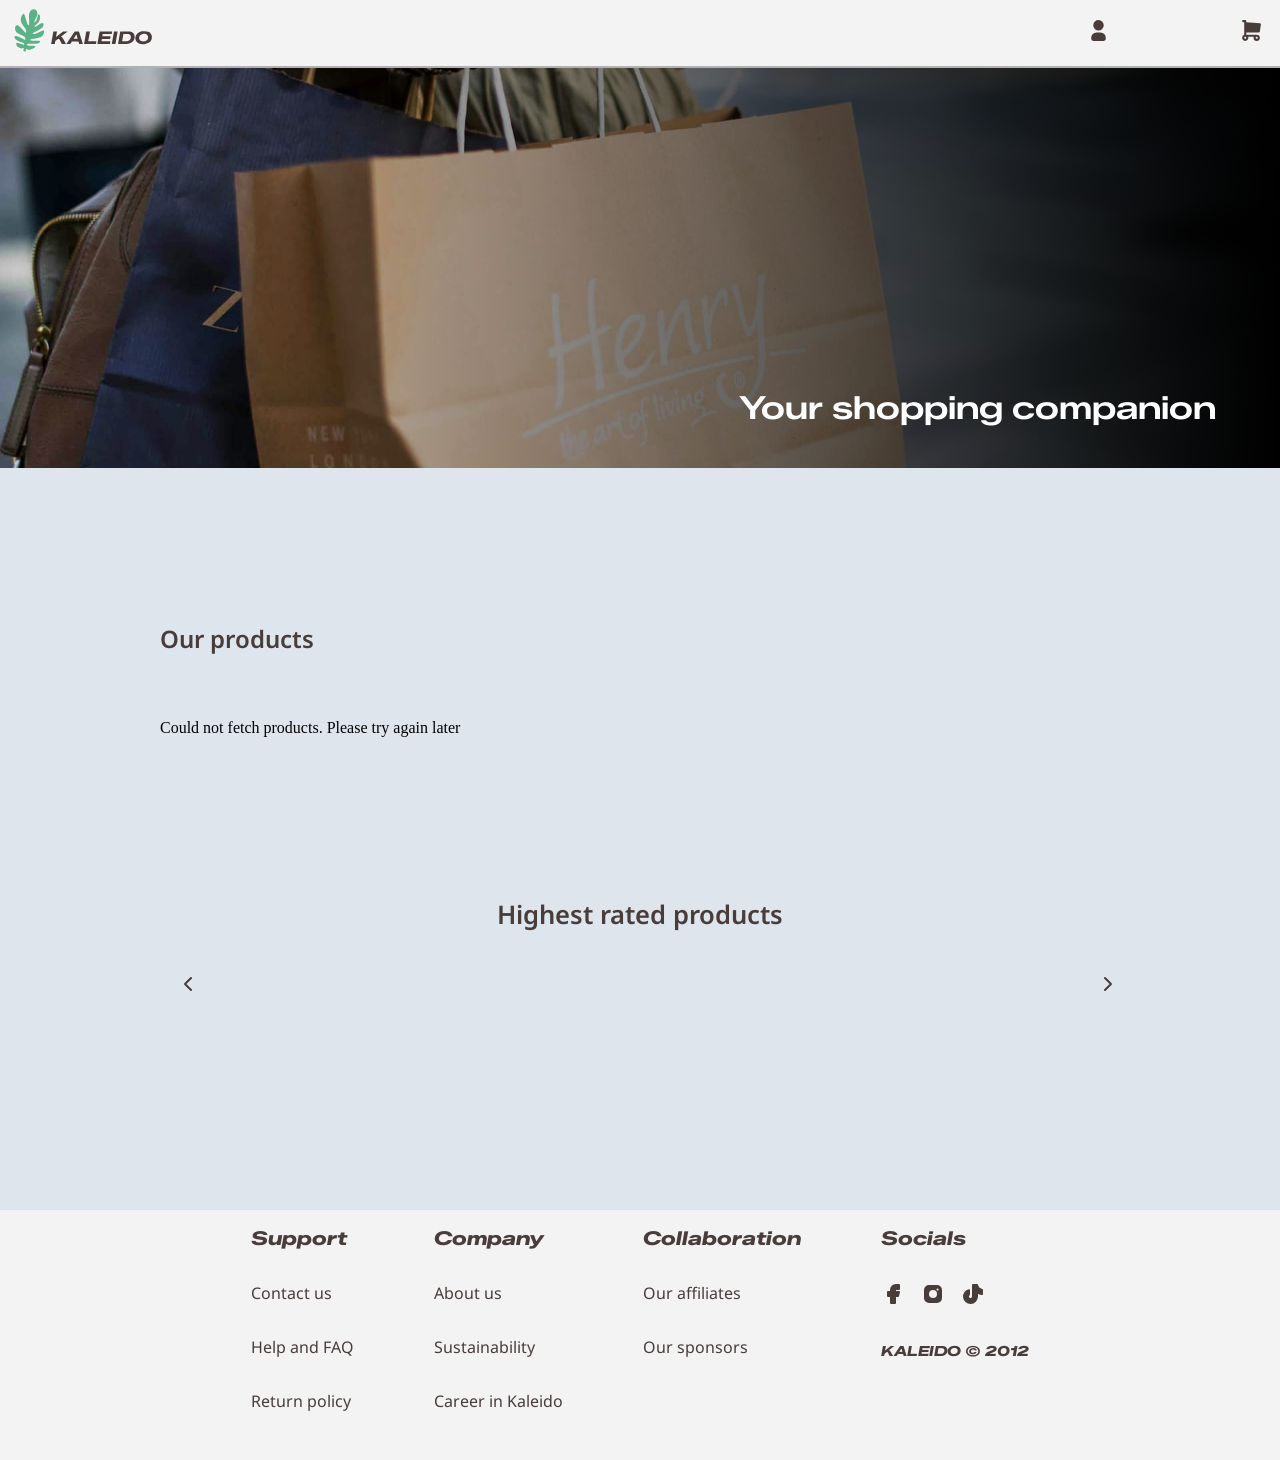
<file: index.html>
<!doctype html>
<html lang="en">
  <head>
    <meta charset="UTF-8" />
    <meta name="viewport" content="width=device-width, initial-scale=1.0" />
    <title>Kaleido.no | Home</title>
    <link rel="stylesheet" href="global.css" />
    <link rel="stylesheet" href="variables.css" />
    <link
      rel="apple-touch-icon"
      sizes="180x180"
      href="favicon/apple-touch-icon.png"
    />
    <link
      rel="icon"
      type="image/png"
      sizes="32x32"
      href="favicon/favicon-32x32.png"
    />
    <link
      rel="icon"
      type="image/png"
      sizes="16x16"
      href="favicon/favicon-16x16.png"
    />
    <link rel="manifest" href="favicon/site.webmanifest" />
    <meta property="og:title" content="Kaleido.no | Your shopping companion" />
    <meta
      property="og:description"
      content="We offer a broad array of products from household essentials, to luxury items."
    />
    <meta
      property="og:image"
      content="https://ingermathildeeiklund.github.io/exam-project-1/images/hero-image.jpg"
    />
    <meta
      property="og:url"
      content="https://ingermathildeeiklund.github.io/exam-project-1/"
    />
  </head>
  <body>
    <header class="header">
      <a href="index.html" aria-label="Kaleido home"
        ><img id="logo" src="svgs/LOGO.svg" alt="Kaleido logo"
      /></a>
      <nav class="navigation" aria-label="main navigation">
        <div class="user-shoppingcart-wrapper">
          <a href="account/user.html" aria-label="User profile">
            <svg
              xmlns="http://www.w3.org/2000/svg"
              width="24"
              height="24"
              viewBox="0 0 24 24"
              fill="currentColor"
              class="user icon icon-tabler icons-tabler-filled icon-tabler-user"
            >
              <path stroke="none" d="M0 0h24v24H0z" fill="none" />
              <path
                d="M12 2a5 5 0 1 1 -5 5l.005 -.217a5 5 0 0 1 4.995 -4.783z"
              />
              <path
                d="M14 14a5 5 0 0 1 5 5v1a2 2 0 0 1 -2 2h-10a2 2 0 0 1 -2 -2v-1a5 5 0 0 1 5 -5h4z"
              />
            </svg>
          </a>
          <a class="cart-a" href="cart/index.html" aria-label="Shopping cart">
            <svg
              xmlns="http://www.w3.org/2000/svg"
              width="24"
              height="24"
              viewBox="0 0 24 24"
              fill="currentColor"
              class="shoppingcart icon icon-tabler icons-tabler-filled icon-tabler-shopping-cart"
            >
              <path stroke="none" d="M0 0h24v24H0z" fill="none" />
              <path
                d="M6 2a1 1 0 0 1 .993 .883l.007 .117v1.068l13.071 .935a1 1 0 0 1 .929 1.024l-.01 .114l-1 7a1 1 0 0 1 -.877 .853l-.113 .006h-12v2h10a3 3 0 1 1 -2.995 3.176l-.005 -.176l.005 -.176c.017 -.288 .074 -.564 .166 -.824h-5.342a3 3 0 1 1 -5.824 1.176l-.005 -.176l.005 -.176a3.002 3.002 0 0 1 1.995 -2.654v-12.17h-1a1 1 0 0 1 -.993 -.883l-.007 -.117a1 1 0 0 1 .883 -.993l.117 -.007h2zm0 16a1 1 0 1 0 0 2a1 1 0 0 0 0 -2m11 0a1 1 0 1 0 0 2a1 1 0 0 0 0 -2"
              />
            </svg>
          </a>
        </div>
        <button
          class="hamburger-menu hamburger-button"
          aria-label="Toggle navigation menu"
          aria-expanded="false"
          aria-controls="mobile-navigation"
        >
          <svg
            id="hamburger"
            xmlns="http://www.w3.org/2000/svg"
            width="24"
            height="24"
            viewBox="0 0 24 24"
            fill="none"
            stroke="currentColor"
            stroke-width="2"
            stroke-linecap="round"
            stroke-linejoin="round"
            class="icon icon-tabler icons-tabler-outline icon-tabler-menu-2"
          >
            <path stroke="none" d="M0 0h24v24H0z" fill="none" />
            <path d="M4 6l16 0" />
            <path d="M4 12l16 0" />
            <path d="M4 18l16 0" />
          </svg>
          <svg
            id="hamburger-close"
            xmlns="http://www.w3.org/2000/svg"
            width="24"
            height="24"
            viewBox="0 0 24 24"
            fill="none"
            stroke="currentColor"
            stroke-width="2"
            stroke-linecap="round"
            stroke-linejoin="round"
            class="hidden icon icon-tabler icons-tabler-outline icon-tabler-x"
          >
            <path stroke="none" d="M0 0h24v24H0z" fill="none" />
            <path d="M18 6l-12 12" />
            <path d="M6 6l12 12" />
          </svg>
        </button>
        <div class="mobile-navigation">
          <div class="icon-link-wrapper">
            <a href="account/user.html" aria-label="User profile">
              Profile
              <svg
                xmlns="http://www.w3.org/2000/svg"
                width="24"
                height="24"
                viewBox="0 0 24 24"
                fill="currentColor"
                class="user icon icon-tabler icons-tabler-filled icon-tabler-user"
              >
                <path stroke="none" d="M0 0h24v24H0z" fill="none" />
                <path
                  d="M12 2a5 5 0 1 1 -5 5l.005 -.217a5 5 0 0 1 4.995 -4.783z"
                />
                <path
                  d="M14 14a5 5 0 0 1 5 5v1a2 2 0 0 1 -2 2h-10a2 2 0 0 1 -2 -2v-1a5 5 0 0 1 5 -5h4z"
                />
              </svg>
            </a>
          </div>
          <div class="icon-link-wrapper">
            <a href="cart/index.html" aria-label="shoppingcart">
              Shoppingcart
              <svg
                xmlns="http://www.w3.org/2000/svg"
                width="24"
                height="24"
                viewBox="0 0 24 24"
                fill="currentColor"
                class="shoppingcart icon icon-tabler icons-tabler-filled icon-tabler-shopping-cart"
              >
                <path stroke="none" d="M0 0h24v24H0z" fill="none" />
                <path
                  d="M6 2a1 1 0 0 1 .993 .883l.007 .117v1.068l13.071 .935a1 1 0 0 1 .929 1.024l-.01 .114l-1 7a1 1 0 0 1 -.877 .853l-.113 .006h-12v2h10a3 3 0 1 1 -2.995 3.176l-.005 -.176l.005 -.176c.017 -.288 .074 -.564 .166 -.824h-5.342a3 3 0 1 1 -5.824 1.176l-.005 -.176l.005 -.176a3.002 3.002 0 0 1 1.995 -2.654v-12.17h-1a1 1 0 0 1 -.993 -.883l-.007 -.117a1 1 0 0 1 .883 -.993l.117 -.007h2zm0 16a1 1 0 1 0 0 2a1 1 0 0 0 0 -2m11 0a1 1 0 1 0 0 2a1 1 0 0 0 0 -2"
                />
              </svg>
            </a>
          </div>
        </div>
      </nav>
    </header>
    <a href="#main-content" class="screen-reader-text">Skip to main content</a>
    <section class="hero-section" aria-hidden="true">
      <div class="hero-image-wrapper">
        <img id="hero-image" src="./images/hero-image.jpg" alt="" />
        <div class="image-overlay"></div>
        <p id="hero-image-text">Your shopping companion</p>
      </div>
    </section>
    <main id="main-content">
      <section>
        <div id="products-wrapper">
          <h1 id="our-products">Our products</h1>
        </div>
      </section>
      <section>
        <h2 id="highest-reviewed-products">Highest rated products</h2>
        <div class="pagination">
          <button id="prev-button" aria-label="View previous product">
            <svg
              xmlns="http://www.w3.org/2000/svg"
              aria-hidden="true"
              width="24"
              height="24"
              viewBox="0 0 24 24"
              fill="none"
              stroke="currentColor"
              stroke-width="2"
              stroke-linecap="round"
              stroke-linejoin="round"
              class="icon icon-tabler icons-tabler-outline icon-tabler-chevron-left"
            >
              <path stroke="none" d="M0 0h24v24H0z" fill="none" />
              <path d="M15 6l-6 6l6 6" />
            </svg>
          </button>
          <div id="carousel-wrapper"></div>
          <button id="next-button" aria-label="View next product">
            <svg
              xmlns="http://www.w3.org/2000/svg"
              aria-hidden="true"
              width="24"
              height="24"
              viewBox="0 0 24 24"
              fill="none"
              stroke="currentColor"
              stroke-width="2"
              stroke-linecap="round"
              stroke-linejoin="round"
              class="icon icon-tabler icons-tabler-outline icon-tabler-chevron-right"
            >
              <path stroke="none" d="M0 0h24v24H0z" fill="none" />
              <path d="M9 6l6 6l-6 6" />
            </svg>
          </button>
        </div>
      </section>
    </main>
    <footer id="footer">
      <div
        class="footer-navigation-wrapper"
        role="navigation"
        aria-label="footer navigation"
      >
        <div class="flex-column">
          <h3 class="footer-headings">Support</h3>
          <ul class="flex-column">
            <li><a href="footerpages.html"> Contact us </a></li>
            <li><a href="footerpages.html"> Help and FAQ </a></li>
            <li><a href="footerpages.html"> Return policy </a></li>
          </ul>
        </div>
        <div class="flex-column">
          <h3 class="footer-headings">Company</h3>
          <ul class="flex-column">
            <li><a href="footerpages.html"> About us </a></li>
            <li><a href="footerpages.html"> Sustainability </a></li>
            <li><a href="footerpages.html"> Career in Kaleido </a></li>
          </ul>
        </div>
        <div class="flex-column">
          <h3 class="footer-headings">Collaboration</h3>
          <ul class="flex-column">
            <li><a href="footerpages.html"> Our affiliates </a></li>
            <li><a href="footerpages.html"> Our sponsors </a></li>
          </ul>
        </div>
        <div class="flex-column">
          <h3 class="footer-headings">Socials</h3>
          <nav aria-label="Social media links">
            <ul class="flex-row">
              <li>
                <a
                  href="https://www.facebook.com/"
                  target="_blank"
                  rel="noopener noreferrer"
                  aria-label="Visit our Facebook page"
                  ><svg
                    xmlns="http://www.w3.org/2000/svg"
                    width="24"
                    height="24"
                    viewBox="0 0 24 24"
                    fill="currentColor"
                    class="icon icon-tabler icons-tabler-filled icon-tabler-brand-facebook"
                  >
                    <path stroke="none" d="M0 0h24v24H0z" fill="none" />
                    <path
                      d="M18 2a1 1 0 0 1 .993 .883l.007 .117v4a1 1 0 0 1 -.883 .993l-.117 .007h-3v1h3a1 1 0 0 1 .991 1.131l-.02 .112l-1 4a1 1 0 0 1 -.858 .75l-.113 .007h-2v6a1 1 0 0 1 -.883 .993l-.117 .007h-4a1 1 0 0 1 -.993 -.883l-.007 -.117v-6h-2a1 1 0 0 1 -.993 -.883l-.007 -.117v-4a1 1 0 0 1 .883 -.993l.117 -.007h2v-1a6 6 0 0 1 5.775 -5.996l.225 -.004h3z"
                    />
                  </svg>
                </a>
              </li>
              <li>
                <a
                  href="https://www.instagram.com/"
                  target="_blank"
                  rel="noopener noreferrer"
                  aria-label="Visit our Instagram page"
                  ><svg
                    xmlns="http://www.w3.org/2000/svg"
                    width="24"
                    height="24"
                    viewBox="0 0 24 24"
                    fill="currentColor"
                    class="icon icon-tabler icons-tabler-filled icon-tabler-brand-instagram"
                  >
                    <path stroke="none" d="M0 0h24v24H0z" fill="none" />
                    <path
                      d="M16 3a5 5 0 0 1 5 5v8a5 5 0 0 1 -5 5h-8a5 5 0 0 1 -5 -5v-8a5 5 0 0 1 5 -5zm-4 5a4 4 0 0 0 -3.995 3.8l-.005 .2a4 4 0 1 0 4 -4m4.5 -1.5a1 1 0 0 0 -.993 .883l-.007 .127a1 1 0 0 0 1.993 .117l.007 -.127a1 1 0 0 0 -1 -1"
                    />
                  </svg>
                </a>
              </li>
              <li>
                <a
                  href="https://www.tiktok.com/"
                  target="_blank"
                  rel="noopener noreferrer"
                  aria-label="Visit our TikTok page"
                  ><svg
                    xmlns="http://www.w3.org/2000/svg"
                    width="24"
                    height="24"
                    viewBox="0 0 24 24"
                    fill="currentColor"
                    class="icon icon-tabler icons-tabler-filled icon-tabler-brand-tiktok"
                  >
                    <path stroke="none" d="M0 0h24v24H0z" fill="none" />
                    <path
                      d="M16.083 2h-4.083a1 1 0 0 0 -1 1v11.5a1.5 1.5 0 1 1 -2.519 -1.1l.12 -.1a1 1 0 0 0 .399 -.8v-4.326a1 1 0 0 0 -1.23 -.974a7.5 7.5 0 0 0 1.73 14.8l.243 -.005a7.5 7.5 0 0 0 7.257 -7.495v-2.7l.311 .153c1.122 .53 2.333 .868 3.59 .993a1 1 0 0 0 1.099 -.996v-4.033a1 1 0 0 0 -.834 -.986a5.005 5.005 0 0 1 -4.097 -4.096a1 1 0 0 0 -.986 -.835z"
                    />
                  </svg>
                </a>
              </li>
            </ul>
          </nav>
          <p id="copyright">KALEIDO &copy; 2012</p>
        </div>
      </div>
    </footer>
    <script type="module" src="api.js"></script>
    <script type="module" src="header.js"></script>
  </body>
</html>
</file>
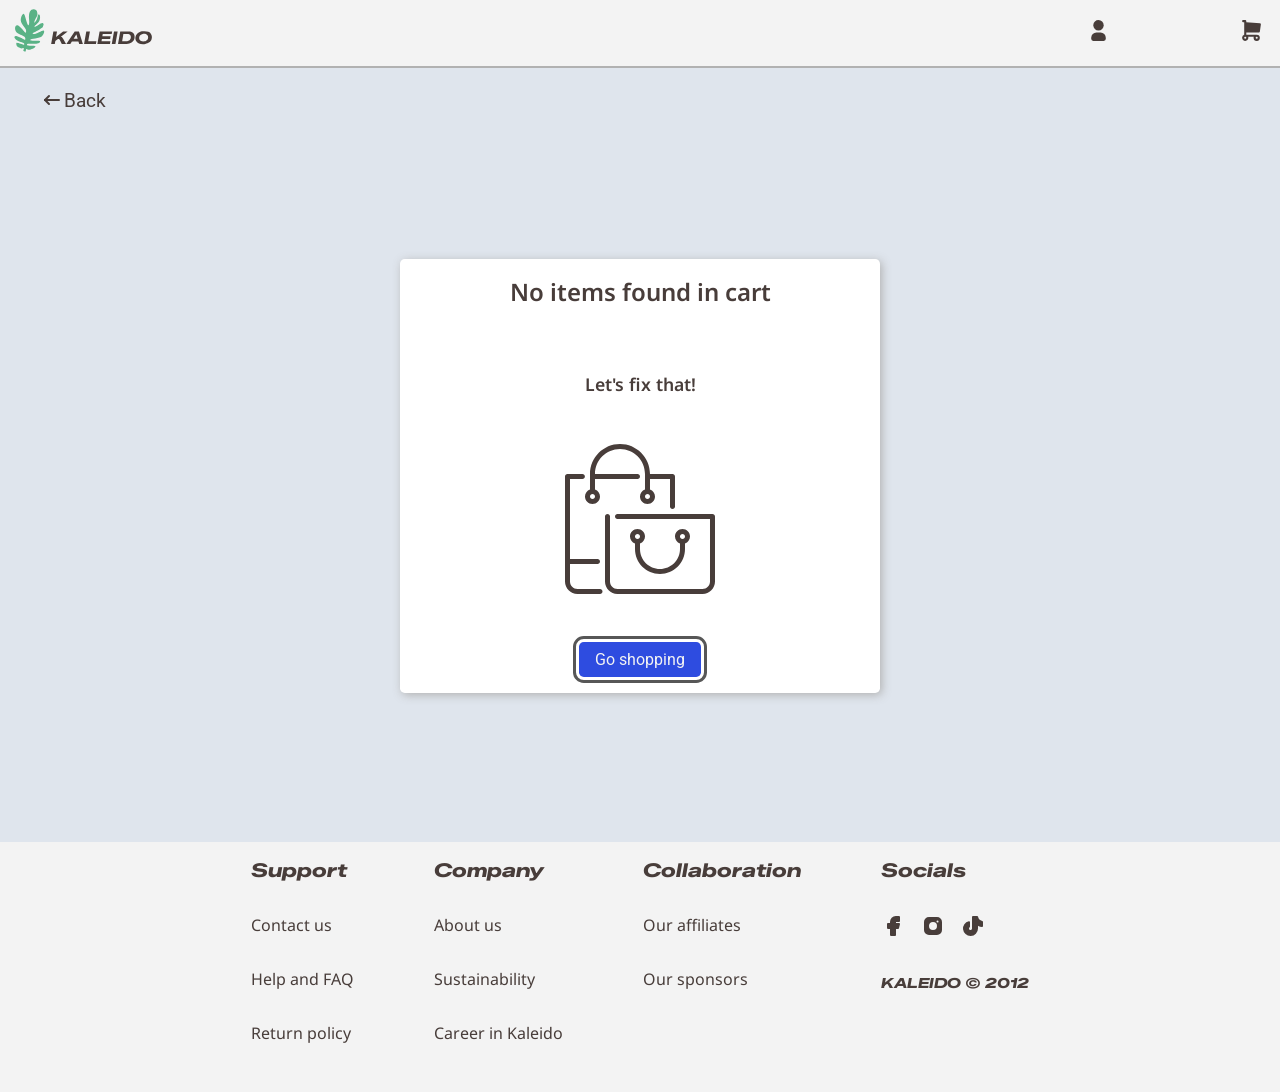
<file: cart/index.html>
<!doctype html>
<html lang="en">
  <head>
    <meta charset="UTF-8" />
    <meta name="viewport" content="width=device-width, initial-scale=1.0" />
    <title>Kaleido.no | Your shopping cart</title>
    <link rel="stylesheet" href="../global.css" />
    <link rel="stylesheet" href="../variables.css" />
    <link rel="stylesheet" href="cart.css" />
    <link
      rel="apple-touch-icon"
      sizes="180x180"
      href="../favicon/apple-touch-icon.png"
    />
    <link
      rel="icon"
      type="image/png"
      sizes="32x32"
      href="../favicon/favicon-32x32.png"
    />
    <link
      rel="icon"
      type="image/png"
      sizes="16x16"
      href="../favicon/favicon-16x16.png"
    />
    <link rel="manifest" href="../favicon/site.webmanifest" />
    <meta property="og:title" content="Kaleido.no | Your shopping cart" />
    <meta property="og:description" content="View items in your cart." />
    <meta
      property="og:image"
      content="https://ingermathildeeiklund.github.io/exam-project-1/images/hero-image.jpg"
    />
    <meta
      property="og:url"
      content="https://ingermathildeeiklund.github.io/exam-project-1/"
    />
  </head>
  <body>
    <header class="header">
      <a href="../index.html" aria-label="Kaleido home"
        ><img id="logo" src="../svgs/LOGO.svg" alt="Kaleido logo"
      /></a>
      <nav class="navigation" aria-label="main navigation">
        <div class="user-shoppingcart-wrapper">
          <a href="../account/user.html" aria-label="User profile">
            <svg
              xmlns="http://www.w3.org/2000/svg"
              width="24"
              height="24"
              viewBox="0 0 24 24"
              fill="currentColor"
              class="user icon icon-tabler icons-tabler-filled icon-tabler-user"
            >
              <path stroke="none" d="M0 0h24v24H0z" fill="none" />
              <path
                d="M12 2a5 5 0 1 1 -5 5l.005 -.217a5 5 0 0 1 4.995 -4.783z"
              />
              <path
                d="M14 14a5 5 0 0 1 5 5v1a2 2 0 0 1 -2 2h-10a2 2 0 0 1 -2 -2v-1a5 5 0 0 1 5 -5h4z"
              />
            </svg>
          </a>
          <a class="cart-a" href="../cart/index.html" aria-label="Shoppingcart">
            <svg
              xmlns="http://www.w3.org/2000/svg"
              width="24"
              height="24"
              viewBox="0 0 24 24"
              fill="currentColor"
              class="shoppingcart icon icon-tabler icons-tabler-filled icon-tabler-shopping-cart"
            >
              <path stroke="none" d="M0 0h24v24H0z" fill="none" />
              <path
                d="M6 2a1 1 0 0 1 .993 .883l.007 .117v1.068l13.071 .935a1 1 0 0 1 .929 1.024l-.01 .114l-1 7a1 1 0 0 1 -.877 .853l-.113 .006h-12v2h10a3 3 0 1 1 -2.995 3.176l-.005 -.176l.005 -.176c.017 -.288 .074 -.564 .166 -.824h-5.342a3 3 0 1 1 -5.824 1.176l-.005 -.176l.005 -.176a3.002 3.002 0 0 1 1.995 -2.654v-12.17h-1a1 1 0 0 1 -.993 -.883l-.007 -.117a1 1 0 0 1 .883 -.993l.117 -.007h2zm0 16a1 1 0 1 0 0 2a1 1 0 0 0 0 -2m11 0a1 1 0 1 0 0 2a1 1 0 0 0 0 -2"
              />
            </svg>
          </a>
        </div>
        <button
          class="hamburger-menu hamburger-button"
          aria-label="Toggle navigation menu"
          aria-expanded="false"
          aria-controls="mobile-navigation"
        >
          <svg
            id="hamburger"
            xmlns="http://www.w3.org/2000/svg"
            width="24"
            height="24"
            viewBox="0 0 24 24"
            fill="none"
            stroke="currentColor"
            stroke-width="2"
            stroke-linecap="round"
            stroke-linejoin="round"
            class="icon icon-tabler icons-tabler-outline icon-tabler-menu-2"
          >
            <path stroke="none" d="M0 0h24v24H0z" fill="none" />
            <path d="M4 6l16 0" />
            <path d="M4 12l16 0" />
            <path d="M4 18l16 0" />
          </svg>
          <svg
            id="hamburger-close"
            xmlns="http://www.w3.org/2000/svg"
            width="24"
            height="24"
            viewBox="0 0 24 24"
            fill="none"
            stroke="currentColor"
            stroke-width="2"
            stroke-linecap="round"
            stroke-linejoin="round"
            class="hidden icon icon-tabler icons-tabler-outline icon-tabler-x"
          >
            <path stroke="none" d="M0 0h24v24H0z" fill="none" />
            <path d="M18 6l-12 12" />
            <path d="M6 6l12 12" />
          </svg>
        </button>
        <div class="mobile-navigation">
          <div class="icon-link-wrapper">
            <a href="../account/user.html" aria-label="User profile">
              Profile
              <svg
                xmlns="http://www.w3.org/2000/svg"
                width="24"
                height="24"
                viewBox="0 0 24 24"
                fill="currentColor"
                class="user icon icon-tabler icons-tabler-filled icon-tabler-user"
              >
                <path stroke="none" d="M0 0h24v24H0z" fill="none" />
                <path
                  d="M12 2a5 5 0 1 1 -5 5l.005 -.217a5 5 0 0 1 4.995 -4.783z"
                />
                <path
                  d="M14 14a5 5 0 0 1 5 5v1a2 2 0 0 1 -2 2h-10a2 2 0 0 1 -2 -2v-1a5 5 0 0 1 5 -5h4z"
                />
              </svg>
            </a>
          </div>
          <div class="icon-link-wrapper">
            <a href="index.html" aria-label="shoppingcart">
              Shoppingcart
              <svg
                xmlns="http://www.w3.org/2000/svg"
                width="24"
                height="24"
                viewBox="0 0 24 24"
                fill="currentColor"
                class="shoppingcart icon icon-tabler icons-tabler-filled icon-tabler-shopping-cart"
              >
                <path stroke="none" d="M0 0h24v24H0z" fill="none" />
                <path
                  d="M6 2a1 1 0 0 1 .993 .883l.007 .117v1.068l13.071 .935a1 1 0 0 1 .929 1.024l-.01 .114l-1 7a1 1 0 0 1 -.877 .853l-.113 .006h-12v2h10a3 3 0 1 1 -2.995 3.176l-.005 -.176l.005 -.176c.017 -.288 .074 -.564 .166 -.824h-5.342a3 3 0 1 1 -5.824 1.176l-.005 -.176l.005 -.176a3.002 3.002 0 0 1 1.995 -2.654v-12.17h-1a1 1 0 0 1 -.993 -.883l-.007 -.117a1 1 0 0 1 .883 -.993l.117 -.007h2zm0 16a1 1 0 1 0 0 2a1 1 0 0 0 0 -2m11 0a1 1 0 1 0 0 2a1 1 0 0 0 0 -2"
                />
              </svg>
            </a>
          </div>
        </div>
      </nav>
    </header>
    <div
      id="clear-cart-popup-wrapper"
      role="dialog"
      aria-labelledby="clear-cart"
      aria-modal="true"
    >
      <div id="clear-cart-popup" class="drop-shadow">
        <h3 id="clear-cart">Are you sure?</h3>
        <p>Doing this will delete all items from cart!</p>
        <div>
          <button id="cancel-clear" class="blue">Cancel</button>
          <button id="confirm-clear" class="blue">Clear cart</button>
        </div>
      </div>
    </div>
    <main>
      <div id="toast-container" aria-live="polite" aria-atomic="true"></div>
      <button id="back-button" aria-label="Go back to previous page">
        <svg
          aria-hidden="true"
          xmlns="http://www.w3.org/2000/svg"
          width="24"
          height="24"
          viewBox="0 0 24 24"
          fill="none"
          stroke="currentColor"
          stroke-width="2"
          stroke-linecap="round"
          stroke-linejoin="round"
          class="icon icon-tabler icons-tabler-outline icon-tabler-arrow-narrow-left"
        >
          <path stroke="none" d="M0 0h24v24H0z" fill="none" />
          <path d="M5 12l14 0" />
          <path d="M5 12l4 4" />
          <path d="M5 12l4 -4" />
        </svg>
        Back
      </button>
      <nav aria-label="Breadcrumb navigation">
        <ul class="breadcrumbs">
          <li>
            <a href="index.html" class="current-page" aria-current="page"
              >Cart</a
            >
          </li>
          <li>
            <a href="../checkout/index.html">Checkout</a>
          </li>
          <li>
            <a href="../success/index.html">Success</a>
          </li>
        </ul>
      </nav>
      <section>
        <div id="cart-and-summary-wrapper">
          <div id="cart-wrapper" class="drop-shadow">
            <h1>My shopping cart</h1>
          </div>
          <template id="cart-item-template">
            <div class="product-cart-wrapper">
              <div class="cart-image-wrapper">
                <img class="cart-image" alt="" />
              </div>
              <div class="title-price-quantity-wrapper">
                <p class="product-title"></p>
                <p class="product-price"></p>
                <p id="product-price-sale" class="hidden"></p>
                <p class="product-quantity"></p>
              </div>
              <div class="trashcan-quantity-wrapper">
                <div class="trashcan-wrapper">
                  <button
                    class="trashcan-button"
                    aria-label="Remove item from cart"
                  >
                    <svg
                      id="delete-product"
                      xmlns="http://www.w3.org/2000/svg"
                      width="24"
                      height="24"
                      viewBox="0 0 24 24"
                      fill="none"
                      stroke="currentColor"
                      stroke-width="2"
                      stroke-linecap="round"
                      stroke-linejoin="round"
                      class="icon icon-tabler icons-tabler-outline icon-tabler-trash"
                    >
                      <path stroke="none" d="M0 0h24v24H0z" fill="none" />
                      <path d="M4 7l16 0" />
                      <path d="M10 11l0 6" />
                      <path d="M14 11l0 6" />
                      <path
                        d="M5 7l1 12a2 2 0 0 0 2 2h8a2 2 0 0 0 2 -2l1 -12"
                      />
                      <path d="M9 7v-3a1 1 0 0 1 1 -1h4a1 1 0 0 1 1 1v3" />
                    </svg>
                  </button>
                </div>
                <div
                  class="quantity"
                  role="group"
                  aria-label="Quantity selector"
                >
                  <button class="minus-button" aria-label="Decrease quantity">
                    -
                  </button>
                  <label
                    ><span class="sr-only">Quantity </span>
                    <input
                      type="number"
                      class="quantity-input"
                      value="1"
                      min="1"
                      readonly
                    />
                  </label>
                  <button class="plus-button" aria-label="Increment quantity">
                    +
                  </button>
                </div>
              </div>
            </div>
            <hr class="line" />
          </template>

          <div
            id="summary-wrapper"
            aria-live="polite"
            aria-label="Order summary"
            role="region"
            class="drop-shadow"
          >
            <h2>Cart summary</h2>
          </div>
          <template id="summary-template">
            <div class="flex-row-spacing">
              <p class="products-amount">0 products</p>
              <p class="products-total"></p>
            </div>
            <div class="flex-row-spacing">
              <p>Shipping</p>
              <p>200.00 kr</p>
            </div>
            <div class="flex-row-spacing">
              <p>Total</p>
              <p class="order-total"></p>
            </div>
            <button id="continue-to-checkout-button" class="blue">
              Continue to checkout
            </button>
          </template>
        </div>
      </section>
    </main>
    <footer id="footer">
      <div
        class="footer-navigation-wrapper"
        role="navigation"
        aria-label="footer navigation"
      >
        <div class="flex-column">
          <h3 class="footer-headings">Support</h3>
          <ul class="flex-column">
            <li><a href="../footerpages.html"> Contact us </a></li>
            <li><a href="../footerpages.html"> Help and FAQ </a></li>
            <li><a href="../footerpages.html"> Return policy </a></li>
          </ul>
        </div>
        <div class="flex-column">
          <h3 class="footer-headings">Company</h3>
          <ul class="flex-column">
            <li><a href="../footerpages.html"> About us </a></li>
            <li><a href="../footerpages.html"> Sustainability </a></li>
            <li><a href="../footerpages.html"> Career in Kaleido </a></li>
          </ul>
        </div>
        <div class="flex-column">
          <h3 class="footer-headings">Collaboration</h3>
          <ul class="flex-column">
            <li><a href="../footerpages.html"> Our affiliates </a></li>
            <li><a href="../footerpages.html"> Our sponsors </a></li>
          </ul>
        </div>
        <div class="flex-column">
          <h3 class="footer-headings">Socials</h3>
          <nav aria-label="Social media links">
            <ul class="flex-row">
              <li>
                <a
                  href="https://www.facebook.com/"
                  target="_blank"
                  rel="noopener noreferrer"
                  aria-label="Visit our Facebook page"
                  ><svg
                    xmlns="http://www.w3.org/2000/svg"
                    width="24"
                    height="24"
                    viewBox="0 0 24 24"
                    fill="currentColor"
                    class="icon icon-tabler icons-tabler-filled icon-tabler-brand-facebook"
                  >
                    <path stroke="none" d="M0 0h24v24H0z" fill="none" />
                    <path
                      d="M18 2a1 1 0 0 1 .993 .883l.007 .117v4a1 1 0 0 1 -.883 .993l-.117 .007h-3v1h3a1 1 0 0 1 .991 1.131l-.02 .112l-1 4a1 1 0 0 1 -.858 .75l-.113 .007h-2v6a1 1 0 0 1 -.883 .993l-.117 .007h-4a1 1 0 0 1 -.993 -.883l-.007 -.117v-6h-2a1 1 0 0 1 -.993 -.883l-.007 -.117v-4a1 1 0 0 1 .883 -.993l.117 -.007h2v-1a6 6 0 0 1 5.775 -5.996l.225 -.004h3z"
                    />
                  </svg>
                </a>
              </li>
              <li>
                <a
                  href="https://www.instagram.com/"
                  target="_blank"
                  rel="noopener noreferrer"
                  aria-label="Visit our Instagram page"
                  ><svg
                    xmlns="http://www.w3.org/2000/svg"
                    width="24"
                    height="24"
                    viewBox="0 0 24 24"
                    fill="currentColor"
                    class="icon icon-tabler icons-tabler-filled icon-tabler-brand-instagram"
                  >
                    <path stroke="none" d="M0 0h24v24H0z" fill="none" />
                    <path
                      d="M16 3a5 5 0 0 1 5 5v8a5 5 0 0 1 -5 5h-8a5 5 0 0 1 -5 -5v-8a5 5 0 0 1 5 -5zm-4 5a4 4 0 0 0 -3.995 3.8l-.005 .2a4 4 0 1 0 4 -4m4.5 -1.5a1 1 0 0 0 -.993 .883l-.007 .127a1 1 0 0 0 1.993 .117l.007 -.127a1 1 0 0 0 -1 -1"
                    />
                  </svg>
                </a>
              </li>
              <li>
                <a
                  href="https://www.tiktok.com/"
                  target="_blank"
                  rel="noopener noreferrer"
                  aria-label="Visit our TikTok page"
                  ><svg
                    xmlns="http://www.w3.org/2000/svg"
                    width="24"
                    height="24"
                    viewBox="0 0 24 24"
                    fill="currentColor"
                    class="icon icon-tabler icons-tabler-filled icon-tabler-brand-tiktok"
                  >
                    <path stroke="none" d="M0 0h24v24H0z" fill="none" />
                    <path
                      d="M16.083 2h-4.083a1 1 0 0 0 -1 1v11.5a1.5 1.5 0 1 1 -2.519 -1.1l.12 -.1a1 1 0 0 0 .399 -.8v-4.326a1 1 0 0 0 -1.23 -.974a7.5 7.5 0 0 0 1.73 14.8l.243 -.005a7.5 7.5 0 0 0 7.257 -7.495v-2.7l.311 .153c1.122 .53 2.333 .868 3.59 .993a1 1 0 0 0 1.099 -.996v-4.033a1 1 0 0 0 -.834 -.986a5.005 5.005 0 0 1 -4.097 -4.096a1 1 0 0 0 -.986 -.835z"
                    />
                  </svg>
                </a>
              </li>
            </ul>
          </nav>
          <p id="copyright">KALEIDO &copy; 2012</p>
        </div>
      </div>
    </footer>
    <script type="module" src="cart.js"></script>
    <script type="module" src="../header.js"></script>
    <script type="module" src="../messages.js"></script>
  </body>
</html>
</file>
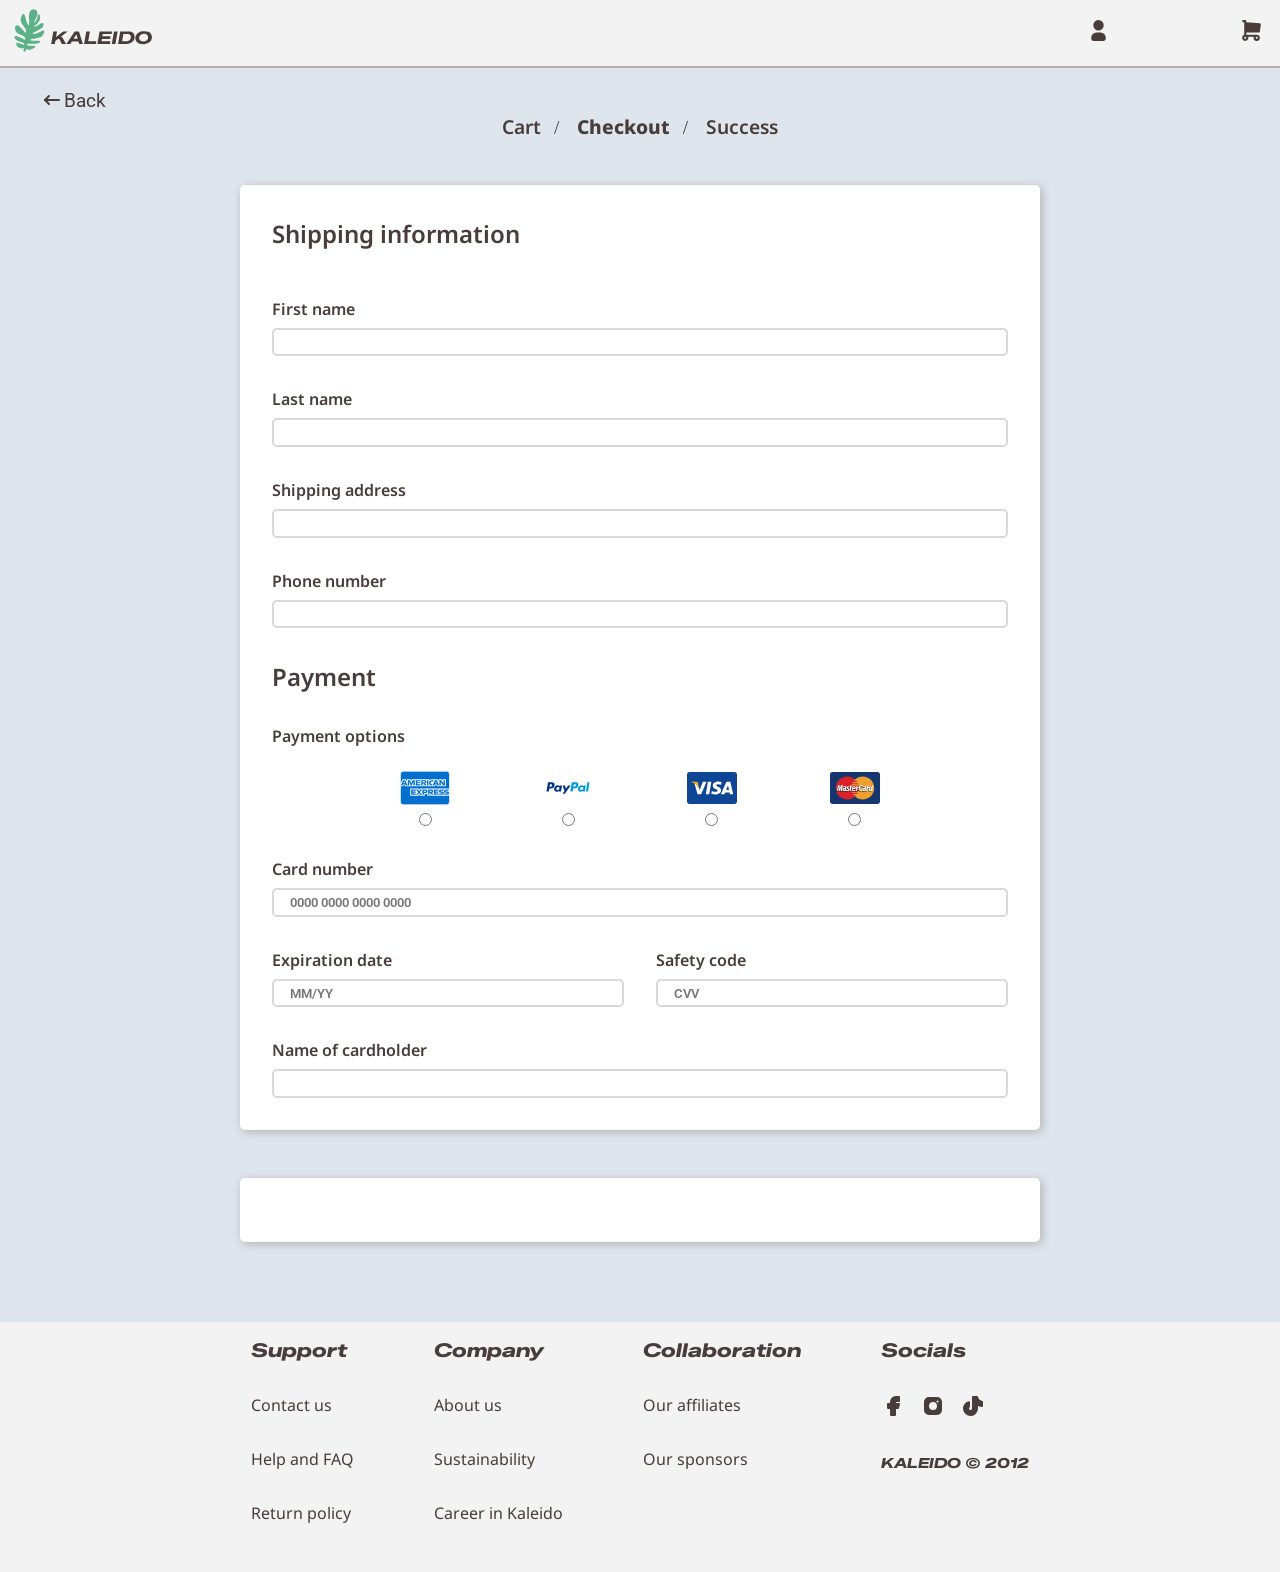
<file: checkout/index.html>
<!doctype html>
<html lang="en">
  <head>
    <meta charset="UTF-8" />
    <meta name="viewport" content="width=device-width, initial-scale=1.0" />
    <title>Kaleido.no | Checkout</title>
    <link rel="stylesheet" href="../global.css" />
    <link rel="stylesheet" href="../variables.css" />
    <link rel="stylesheet" href="checkout.css" />
    <link
      rel="apple-touch-icon"
      sizes="180x180"
      href="../favicon/apple-touch-icon.png"
    />
    <link
      rel="icon"
      type="image/png"
      sizes="32x32"
      href="../favicon/favicon-32x32.png"
    />
    <link
      rel="icon"
      type="image/png"
      sizes="16x16"
      href="../favicon/favicon-16x16.png"
    />
    <link rel="manifest" href="../favicon/site.webmanifest" />
    <meta property="og:title" content="Kaleido.no | Order checkout" />
    <meta property="og:description" content="Complete order checkout" />
    <meta
      property="og:image"
      content="https://ingermathildeeiklund.github.io/exam-project-1/images/hero-image.jpg"
    />
    <meta
      property="og:url"
      content="https://ingermathildeeiklund.github.io/exam-project-1/"
    />
  </head>
  <body>
    <header class="header">
      <a href="../index.html" aria-label="Kaleido home"
        ><img id="logo" src="../svgs/LOGO.svg" alt="Kaleido logo"
      /></a>
      <nav class="navigation" aria-label="main navigation">
        <div class="user-shoppingcart-wrapper">
          <a href="../account/user.html" aria-label="User profile">
            <svg
              xmlns="http://www.w3.org/2000/svg"
              width="24"
              height="24"
              viewBox="0 0 24 24"
              fill="currentColor"
              class="user icon icon-tabler icons-tabler-filled icon-tabler-user"
            >
              <path stroke="none" d="M0 0h24v24H0z" fill="none" />
              <path
                d="M12 2a5 5 0 1 1 -5 5l.005 -.217a5 5 0 0 1 4.995 -4.783z"
              />
              <path
                d="M14 14a5 5 0 0 1 5 5v1a2 2 0 0 1 -2 2h-10a2 2 0 0 1 -2 -2v-1a5 5 0 0 1 5 -5h4z"
              />
            </svg>
          </a>
          <a class="cart-a" href="../cart/index.html" aria-label="Shoppingcart">
            <svg
              xmlns="http://www.w3.org/2000/svg"
              width="24"
              height="24"
              viewBox="0 0 24 24"
              fill="currentColor"
              class="shoppingcart icon icon-tabler icons-tabler-filled icon-tabler-shopping-cart"
            >
              <path stroke="none" d="M0 0h24v24H0z" fill="none" />
              <path
                d="M6 2a1 1 0 0 1 .993 .883l.007 .117v1.068l13.071 .935a1 1 0 0 1 .929 1.024l-.01 .114l-1 7a1 1 0 0 1 -.877 .853l-.113 .006h-12v2h10a3 3 0 1 1 -2.995 3.176l-.005 -.176l.005 -.176c.017 -.288 .074 -.564 .166 -.824h-5.342a3 3 0 1 1 -5.824 1.176l-.005 -.176l.005 -.176a3.002 3.002 0 0 1 1.995 -2.654v-12.17h-1a1 1 0 0 1 -.993 -.883l-.007 -.117a1 1 0 0 1 .883 -.993l.117 -.007h2zm0 16a1 1 0 1 0 0 2a1 1 0 0 0 0 -2m11 0a1 1 0 1 0 0 2a1 1 0 0 0 0 -2"
              />
            </svg>
          </a>
        </div>
        <button
          class="hamburger-menu hamburger-button"
          aria-label="Toggle navigation menu"
          aria-expanded="false"
          aria-controls="mobile-navigation"
        >
          <svg
            id="hamburger"
            xmlns="http://www.w3.org/2000/svg"
            width="24"
            height="24"
            viewBox="0 0 24 24"
            fill="none"
            stroke="currentColor"
            stroke-width="2"
            stroke-linecap="round"
            stroke-linejoin="round"
            class="icon icon-tabler icons-tabler-outline icon-tabler-menu-2"
          >
            <path stroke="none" d="M0 0h24v24H0z" fill="none" />
            <path d="M4 6l16 0" />
            <path d="M4 12l16 0" />
            <path d="M4 18l16 0" />
          </svg>
          <svg
            id="hamburger-close"
            class="hidden icon icon-tabler icons-tabler-outline icon-tabler-x"
            xmlns="http://www.w3.org/2000/svg"
            width="24"
            height="24"
            viewBox="0 0 24 24"
            fill="none"
            stroke="currentColor"
            stroke-width="2"
            stroke-linecap="round"
            stroke-linejoin="round"
          >
            <path stroke="none" d="M0 0h24v24H0z" fill="none" />
            <path d="M18 6l-12 12" />
            <path d="M6 6l12 12" />
          </svg>
        </button>
        <div class="mobile-navigation">
          <div class="icon-link-wrapper">
            <a href="../account/user.html" aria-label="User profile">
              Profile
              <svg
                xmlns="http://www.w3.org/2000/svg"
                width="24"
                height="24"
                viewBox="0 0 24 24"
                fill="currentColor"
                class="user icon icon-tabler icons-tabler-filled icon-tabler-user"
              >
                <path stroke="none" d="M0 0h24v24H0z" fill="none" />
                <path
                  d="M12 2a5 5 0 1 1 -5 5l.005 -.217a5 5 0 0 1 4.995 -4.783z"
                />
                <path
                  d="M14 14a5 5 0 0 1 5 5v1a2 2 0 0 1 -2 2h-10a2 2 0 0 1 -2 -2v-1a5 5 0 0 1 5 -5h4z"
                />
              </svg>
            </a>
          </div>
          <div class="icon-link-wrapper">
            <a href="../cart/index.html" aria-label="shoppingcart">
              Shoppingcart
              <svg
                xmlns="http://www.w3.org/2000/svg"
                width="24"
                height="24"
                viewBox="0 0 24 24"
                fill="currentColor"
                class="shoppingcart icon icon-tabler icons-tabler-filled icon-tabler-shopping-cart"
              >
                <path stroke="none" d="M0 0h24v24H0z" fill="none" />
                <path
                  d="M6 2a1 1 0 0 1 .993 .883l.007 .117v1.068l13.071 .935a1 1 0 0 1 .929 1.024l-.01 .114l-1 7a1 1 0 0 1 -.877 .853l-.113 .006h-12v2h10a3 3 0 1 1 -2.995 3.176l-.005 -.176l.005 -.176c.017 -.288 .074 -.564 .166 -.824h-5.342a3 3 0 1 1 -5.824 1.176l-.005 -.176l.005 -.176a3.002 3.002 0 0 1 1.995 -2.654v-12.17h-1a1 1 0 0 1 -.993 -.883l-.007 -.117a1 1 0 0 1 .883 -.993l.117 -.007h2zm0 16a1 1 0 1 0 0 2a1 1 0 0 0 0 -2m11 0a1 1 0 1 0 0 2a1 1 0 0 0 0 -2"
                />
              </svg>
            </a>
          </div>
        </div>
      </nav>
    </header>
    <a href="#main-content" class="screen-reader-text">Skip to main content</a>
    <main id="main-content">
      <button id="back-button" aria-label="Go back to previous page">
        <svg
          aria-hidden="true"
          xmlns="http://www.w3.org/2000/svg"
          width="24"
          height="24"
          viewBox="0 0 24 24"
          fill="none"
          stroke="currentColor"
          stroke-width="2"
          stroke-linecap="round"
          stroke-linejoin="round"
          class="icon icon-tabler icons-tabler-outline icon-tabler-arrow-narrow-left"
        >
          <path stroke="none" d="M0 0h24v24H0z" fill="none" />
          <path d="M5 12l14 0" />
          <path d="M5 12l4 4" />
          <path d="M5 12l4 -4" />
        </svg>
        Back
      </button>
      <nav aria-label="Breadcrumb navigation">
        <ul class="breadcrumbs">
          <li>
            <a href="../cart/index.html">Cart</a>
          </li>
          <li>
            <a href="index.html" class="current-page" aria-current="page"
              >Checkout</a
            >
          </li>
          <li>
            <a href="../success/index.html">Success</a>
          </li>
        </ul>
      </nav>
      <div id="toast-container" aria-live="polite" aria-atomic="true"></div>
      <div id="details-summary-wrapper">
        <section class="section-medium">
          <form id="details-wrapper" class="drop-shadow">
            <div id="grid-1">
              <h1>Shipping information</h1>
              <label class="label-input-wrapper" for="first-name"
                >First name

                <input class="details-input" type="text" id="first-name" />
              </label>
              <label class="label-input-wrapper" for="last-name"
                >Last name

                <input class="details-input" type="text" id="last-name" />
              </label>
              <label class="label-input-wrapper" for="shipping-address"
                >Shipping address

                <input
                  class="details-input"
                  type="text"
                  id="shipping-address"
                />
              </label>
              <label class="label-input-wrapper" for="phone-number"
                >Phone number

                <input
                  class="details-input"
                  type="text"
                  id="phone-number"
                  inputmode="tel"
                />
              </label>
              <h2>Payment</h2>
              <fieldset>
                <legend id="payment-method">Payment options</legend>
                <div id="payment-options-wrapper">
                  <div class="radio-wrapper">
                    <input
                      type="radio"
                      id="american-express-payment"
                      name="payment_option"
                      value="American Express"
                      tabindex="0"
                    />

                    <img
                      class="payment-icon"
                      src="../svgs/amex-svgrepo-com.svg"
                      alt="image of American express"
                    />

                    <label
                      class="radio-label sr-only"
                      for="american-express-payment"
                      >American Express
                    </label>
                  </div>
                  <div class="radio-wrapper">
                    <input
                      type="radio"
                      id="paypal-payment-option"
                      name="payment_option"
                      value="PayPal"
                      tabindex="0"
                    />

                    <img
                      class="payment-icon"
                      src="../svgs/paypal-svgrepo-com.svg"
                      alt="image of PayPal"
                    />
                    <label
                      class="radio-label sr-only"
                      for="paypal-payment-option"
                      >PayPal</label
                    >
                  </div>
                  <div class="radio-wrapper">
                    <input
                      type="radio"
                      id="visa-payment-option"
                      name="payment_option"
                      value="Visa"
                      tabindex="0"
                    />

                    <img
                      class="payment-icon"
                      src="../svgs/visa-svgrepo-com.svg"
                      alt="image of Visa"
                    />
                    <label class="radio-label sr-only" for="visa-payment-option"
                      >Visa</label
                    >
                  </div>
                  <div class="radio-wrapper">
                    <input
                      type="radio"
                      id="mastercard-payment-option"
                      name="payment_option"
                      value="Mastercard"
                      tabindex="0"
                    />

                    <img
                      class="payment-icon"
                      src="../svgs/mastercard-svgrepo-com.svg"
                      alt="image of MasterCard"
                    />
                    <label
                      class="radio-label sr-only"
                      for="mastercard-payment-option"
                      >MasterCard</label
                    >
                  </div>
                </div>
              </fieldset>

              <fieldset id="payment-details">
                <legend class="sr-only">Payment details</legend>
                <label class="label-input-wrapper" for="card-number"
                  >Card number

                  <input
                    class="details-input"
                    type="text"
                    inputmode="numeric"
                    id="card-number"
                    maxlength="16"
                    placeholder="0000 0000 0000 0000"
                  />
                </label>
                <div id="expiration-safety-code-wrapper">
                  <label class="label-input-wrapper" for="expiration-date"
                    >Expiration date

                    <input
                      class="details-input"
                      type="text"
                      inputmode="numeric"
                      id="expiration-date"
                      maxlength="5"
                      placeholder="MM/YY"
                    />
                  </label>
                  <label class="label-input-wrapper" for="safety-code"
                    >Safety code

                    <input
                      class="details-input"
                      type="text"
                      inputmode="numeric"
                      id="safety-code"
                      maxlength="3"
                      placeholder="CVV"
                    />
                  </label>
                </div>
                <label class="label-input-wrapper" for="card-holder-name"
                  >Name of cardholder

                  <input
                    class="details-input"
                    type="text"
                    id="card-holder-name"
                  />
                </label>
              </fieldset>
            </div>
            <div id="grid-2">
              <div
                id="summary-wrapper"
                role="region"
                aria-live="polite"
                aria-label="Order summary"
              ></div>
              <template id="summary-template">
                <dl class="flex-row-spacing">
                  <dt class="products-amount">0 products</dt>
                  <dd class="products-total"></dd>
                </dl>
                <dl class="flex-row-spacing">
                  <dt>Shipping</dt>
                  <dd>200.00 kr</dd>
                </dl>
                <dl class="flex-row-spacing">
                  <dt>Total</dt>
                  <dd class="order-total"></dd>
                </dl>
                <button
                  id="pay-order-button"
                  aria-label="Pay order"
                  class="blue"
                  type="submit"
                >
                  Pay order
                </button>
              </template>
            </div>
          </form>
        </section>
      </div>
    </main>
    <footer id="footer">
      <div
        class="footer-navigation-wrapper"
        role="navigation"
        aria-label="footer navigation"
      >
        <div class="flex-column">
          <h3 class="footer-headings">Support</h3>
          <ul class="flex-column">
            <li><a href="../footerpages.html"> Contact us </a></li>
            <li><a href="../footerpages.html"> Help and FAQ </a></li>
            <li><a href="../footerpages.html"> Return policy </a></li>
          </ul>
        </div>
        <div class="flex-column">
          <h3 class="footer-headings">Company</h3>
          <ul class="flex-column">
            <li><a href="../footerpages.html"> About us </a></li>
            <li><a href="../footerpages.html"> Sustainability </a></li>
            <li><a href="../footerpages.html"> Career in Kaleido </a></li>
          </ul>
        </div>
        <div class="flex-column">
          <h3 class="footer-headings">Collaboration</h3>
          <ul class="flex-column">
            <li><a href="../footerpages.html"> Our affiliates </a></li>
            <li><a href="../footerpages.html"> Our sponsors </a></li>
          </ul>
        </div>
        <div class="flex-column">
          <h3 class="footer-headings">Socials</h3>
          <nav aria-label="Social media links">
            <ul class="flex-row">
              <li>
                <a
                  href="https://www.facebook.com/"
                  target="_blank"
                  rel="noopener noreferrer"
                  aria-label="Visit our Facebook page"
                  ><svg
                    xmlns="http://www.w3.org/2000/svg"
                    width="24"
                    height="24"
                    viewBox="0 0 24 24"
                    fill="currentColor"
                    class="icon icon-tabler icons-tabler-filled icon-tabler-brand-facebook"
                  >
                    <path stroke="none" d="M0 0h24v24H0z" fill="none" />
                    <path
                      d="M18 2a1 1 0 0 1 .993 .883l.007 .117v4a1 1 0 0 1 -.883 .993l-.117 .007h-3v1h3a1 1 0 0 1 .991 1.131l-.02 .112l-1 4a1 1 0 0 1 -.858 .75l-.113 .007h-2v6a1 1 0 0 1 -.883 .993l-.117 .007h-4a1 1 0 0 1 -.993 -.883l-.007 -.117v-6h-2a1 1 0 0 1 -.993 -.883l-.007 -.117v-4a1 1 0 0 1 .883 -.993l.117 -.007h2v-1a6 6 0 0 1 5.775 -5.996l.225 -.004h3z"
                    />
                  </svg>
                </a>
              </li>
              <li>
                <a
                  href="https://www.instagram.com/"
                  target="_blank"
                  rel="noopener noreferrer"
                  aria-label="Visit our Instagram page"
                  ><svg
                    xmlns="http://www.w3.org/2000/svg"
                    width="24"
                    height="24"
                    viewBox="0 0 24 24"
                    fill="currentColor"
                    class="icon icon-tabler icons-tabler-filled icon-tabler-brand-instagram"
                  >
                    <path stroke="none" d="M0 0h24v24H0z" fill="none" />
                    <path
                      d="M16 3a5 5 0 0 1 5 5v8a5 5 0 0 1 -5 5h-8a5 5 0 0 1 -5 -5v-8a5 5 0 0 1 5 -5zm-4 5a4 4 0 0 0 -3.995 3.8l-.005 .2a4 4 0 1 0 4 -4m4.5 -1.5a1 1 0 0 0 -.993 .883l-.007 .127a1 1 0 0 0 1.993 .117l.007 -.127a1 1 0 0 0 -1 -1"
                    />
                  </svg>
                </a>
              </li>
              <li>
                <a
                  href="https://www.tiktok.com/"
                  target="_blank"
                  rel="noopener noreferrer"
                  aria-label="Visit our TikTok page"
                  ><svg
                    xmlns="http://www.w3.org/2000/svg"
                    width="24"
                    height="24"
                    viewBox="0 0 24 24"
                    fill="currentColor"
                    class="icon icon-tabler icons-tabler-filled icon-tabler-brand-tiktok"
                  >
                    <path stroke="none" d="M0 0h24v24H0z" fill="none" />
                    <path
                      d="M16.083 2h-4.083a1 1 0 0 0 -1 1v11.5a1.5 1.5 0 1 1 -2.519 -1.1l.12 -.1a1 1 0 0 0 .399 -.8v-4.326a1 1 0 0 0 -1.23 -.974a7.5 7.5 0 0 0 1.73 14.8l.243 -.005a7.5 7.5 0 0 0 7.257 -7.495v-2.7l.311 .153c1.122 .53 2.333 .868 3.59 .993a1 1 0 0 0 1.099 -.996v-4.033a1 1 0 0 0 -.834 -.986a5.005 5.005 0 0 1 -4.097 -4.096a1 1 0 0 0 -.986 -.835z"
                    />
                  </svg>
                </a>
              </li>
            </ul>
          </nav>
          <p id="copyright">KALEIDO &copy; 2012</p>
        </div>
      </div>
    </footer>
    <script type="module" src="../header.js"></script>
    <script type="module" src="../messages.js"></script>
    <script type="module" src="checkout.js"></script>
  </body>
</html>
</file>
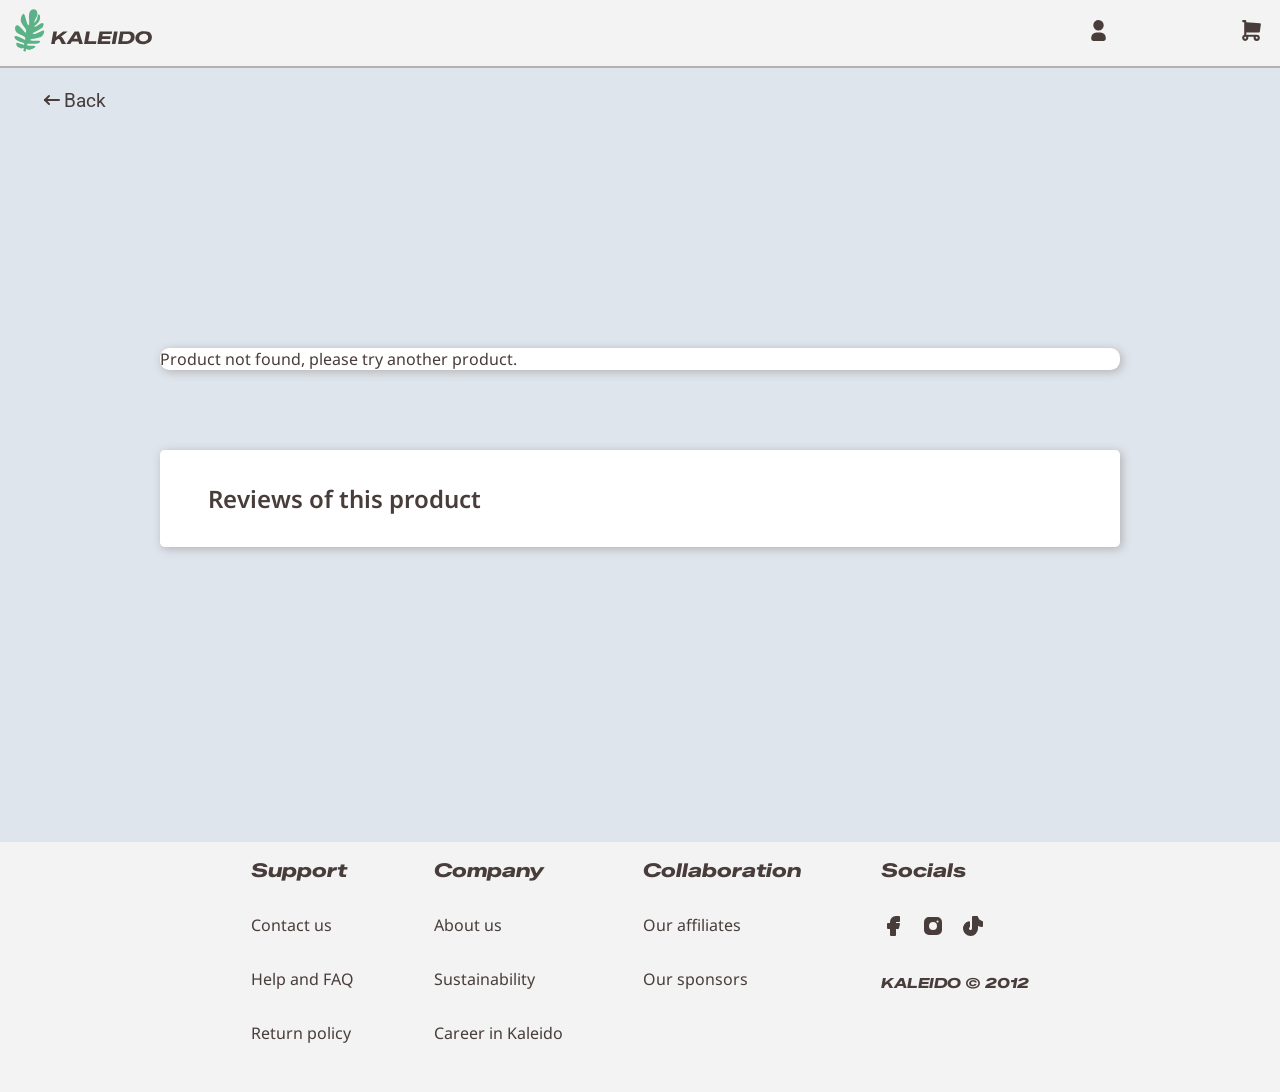
<file: product/index.html>
<!doctype html>
<html lang="en">
  <head>
    <meta charset="UTF-8" />
    <meta name="viewport" content="width=device-width, initial-scale=1.0" />
    <title>Kaleido.no | View product</title>
    <link rel="stylesheet" href="../global.css" />
    <link rel="stylesheet" href="../variables.css" />
    <link rel="stylesheet" href="product.css" />
    <link
      rel="apple-touch-icon"
      sizes="180x180"
      href="../favicon/apple-touch-icon.png"
    />
    <link
      rel="icon"
      type="image/png"
      sizes="32x32"
      href="../favicon/favicon-32x32.png"
    />
    <link
      rel="icon"
      type="image/png"
      sizes="16x16"
      href="../favicon/favicon-16x16.png"
    />
    <link rel="manifest" href="../favicon/site.webmanifest" />
    <meta
      property="og:title"
      content="Kaleido.no | View more info on this product"
    />
    <meta
      property="og:description"
      content="See info about product like price, rating and description"
    />
    <meta
      property="og:image"
      content="https://ingermathildeeiklund.github.io/exam-project-1/images/hero-image.jpg"
    />
    <meta
      property="og:url"
      content="https://ingermathildeeiklund.github.io/exam-project-1/"
    />
  </head>
  <body>
    <header class="header">
      <a href="../index.html" aria-label="Kaleido home"
        ><img id="logo" src="../svgs/LOGO.svg" alt="Kaleido logo"
      /></a>
      <nav class="navigation" aria-label="main navigation">
        <div class="user-shoppingcart-wrapper">
          <a href="../account/user.html" aria-label="User profile">
            <svg
              xmlns="http://www.w3.org/2000/svg"
              width="24"
              height="24"
              viewBox="0 0 24 24"
              fill="currentColor"
              class="user icon icon-tabler icons-tabler-filled icon-tabler-user"
            >
              <path stroke="none" d="M0 0h24v24H0z" fill="none" />
              <path
                d="M12 2a5 5 0 1 1 -5 5l.005 -.217a5 5 0 0 1 4.995 -4.783z"
              />
              <path
                d="M14 14a5 5 0 0 1 5 5v1a2 2 0 0 1 -2 2h-10a2 2 0 0 1 -2 -2v-1a5 5 0 0 1 5 -5h4z"
              />
            </svg>
          </a>
          <a class="cart-a" href="../cart/index.html" aria-label="Shoppingcart">
            <svg
              xmlns="http://www.w3.org/2000/svg"
              width="24"
              height="24"
              viewBox="0 0 24 24"
              fill="currentColor"
              class="shoppingcart icon icon-tabler icons-tabler-filled icon-tabler-shopping-cart"
            >
              <path stroke="none" d="M0 0h24v24H0z" fill="none" />
              <path
                d="M6 2a1 1 0 0 1 .993 .883l.007 .117v1.068l13.071 .935a1 1 0 0 1 .929 1.024l-.01 .114l-1 7a1 1 0 0 1 -.877 .853l-.113 .006h-12v2h10a3 3 0 1 1 -2.995 3.176l-.005 -.176l.005 -.176c.017 -.288 .074 -.564 .166 -.824h-5.342a3 3 0 1 1 -5.824 1.176l-.005 -.176l.005 -.176a3.002 3.002 0 0 1 1.995 -2.654v-12.17h-1a1 1 0 0 1 -.993 -.883l-.007 -.117a1 1 0 0 1 .883 -.993l.117 -.007h2zm0 16a1 1 0 1 0 0 2a1 1 0 0 0 0 -2m11 0a1 1 0 1 0 0 2a1 1 0 0 0 0 -2"
              />
            </svg>
          </a>
        </div>
        <button
          class="hamburger-menu hamburger-button"
          aria-label="Toggle navigation menu"
          aria-expanded="false"
          aria-controls="mobile-navigation"
        >
          <svg
            id="hamburger"
            xmlns="http://www.w3.org/2000/svg"
            width="24"
            height="24"
            viewBox="0 0 24 24"
            fill="none"
            stroke="currentColor"
            stroke-width="2"
            stroke-linecap="round"
            stroke-linejoin="round"
            class="icon icon-tabler icons-tabler-outline icon-tabler-menu-2"
          >
            <path stroke="none" d="M0 0h24v24H0z" fill="none" />
            <path d="M4 6l16 0" />
            <path d="M4 12l16 0" />
            <path d="M4 18l16 0" />
          </svg>
          <svg
            id="hamburger-close"
            xmlns="http://www.w3.org/2000/svg"
            width="24"
            height="24"
            viewBox="0 0 24 24"
            fill="none"
            stroke="currentColor"
            stroke-width="2"
            stroke-linecap="round"
            stroke-linejoin="round"
            class="hidden icon icon-tabler icons-tabler-outline icon-tabler-x"
          >
            <path stroke="none" d="M0 0h24v24H0z" fill="none" />
            <path d="M18 6l-12 12" />
            <path d="M6 6l12 12" />
          </svg>
        </button>
        <div class="mobile-navigation">
          <div class="icon-link-wrapper">
            <a href="../account/user.html" aria-label="User profile">
              Profile
              <svg
                xmlns="http://www.w3.org/2000/svg"
                width="24"
                height="24"
                viewBox="0 0 24 24"
                fill="currentColor"
                class="user icon icon-tabler icons-tabler-filled icon-tabler-user"
              >
                <path stroke="none" d="M0 0h24v24H0z" fill="none" />
                <path
                  d="M12 2a5 5 0 1 1 -5 5l.005 -.217a5 5 0 0 1 4.995 -4.783z"
                />
                <path
                  d="M14 14a5 5 0 0 1 5 5v1a2 2 0 0 1 -2 2h-10a2 2 0 0 1 -2 -2v-1a5 5 0 0 1 5 -5h4z"
                />
              </svg>
            </a>
          </div>
          <div class="icon-link-wrapper">
            <a href="../cart/index.html" aria-label="shoppingcart">
              Shoppingcart
              <svg
                xmlns="http://www.w3.org/2000/svg"
                width="24"
                height="24"
                viewBox="0 0 24 24"
                fill="currentColor"
                class="shoppingcart icon icon-tabler icons-tabler-filled icon-tabler-shopping-cart"
              >
                <path stroke="none" d="M0 0h24v24H0z" fill="none" />
                <path
                  d="M6 2a1 1 0 0 1 .993 .883l.007 .117v1.068l13.071 .935a1 1 0 0 1 .929 1.024l-.01 .114l-1 7a1 1 0 0 1 -.877 .853l-.113 .006h-12v2h10a3 3 0 1 1 -2.995 3.176l-.005 -.176l.005 -.176c.017 -.288 .074 -.564 .166 -.824h-5.342a3 3 0 1 1 -5.824 1.176l-.005 -.176l.005 -.176a3.002 3.002 0 0 1 1.995 -2.654v-12.17h-1a1 1 0 0 1 -.993 -.883l-.007 -.117a1 1 0 0 1 .883 -.993l.117 -.007h2zm0 16a1 1 0 1 0 0 2a1 1 0 0 0 0 -2m11 0a1 1 0 1 0 0 2a1 1 0 0 0 0 -2"
                />
              </svg>
            </a>
          </div>
        </div>
      </nav>
    </header>
    <a href="#main-content" class="screen-reader-text">Skip to main content</a>
    <div
      id="login-popup-wrapper"
      role="dialog"
      aria-labelledby="login-required"
      aria-modal="true"
    >
      <div id="login-popup" class="drop-shadow">
        <p id="login-required">Login required</p>
        <p>You need to be logged in to purchase this item.</p>
        <div>
          <button id="cancel-popup" class="blue">Cancel</button>
          <button id="login-button" class="blue">Login</button>
        </div>
      </div>
    </div>
    <main id="main-content">
      <button id="back-button" aria-label="Go back to previous page">
        <svg
          xmlns="http://www.w3.org/2000/svg"
          width="24"
          height="24"
          viewBox="0 0 24 24"
          fill="none"
          stroke="currentColor"
          stroke-width="2"
          stroke-linecap="round"
          stroke-linejoin="round"
          class="icon icon-tabler icons-tabler-outline icon-tabler-arrow-narrow-left"
        >
          <path stroke="none" d="M0 0h24v24H0z" fill="none" />
          <path d="M5 12l14 0" />
          <path d="M5 12l4 4" />
          <path d="M5 12l4 -4" />
        </svg>
        Back
      </button>
      <div id="toast-container" aria-live="polite" aria-atomic="true"></div>
      <div class="section-medium">
        <div id="one-product-wrapper" class="drop-shadow">
          <div id="one-product-img-wrapper"></div>
          <div id="one-product-info-wrapper">
            <h1 id="product-name">Product name</h1>
            <div id="buttons-wrapper">
              <button id="add-to-cart-button" class="blue icon-button-flex">
                <svg
                  xmlns="http://www.w3.org/2000/svg"
                  width="24"
                  height="24"
                  viewBox="0 0 24 24"
                  fill="currentColor"
                  class="icon-on-button icon icon-tabler icons-tabler-filled icon-tabler-shopping-cart"
                >
                  <path stroke="none" d="M0 0h24v24H0z" fill="none" />
                  <path
                    d="M6 2a1 1 0 0 1 .993 .883l.007 .117v1.068l13.071 .935a1 1 0 0 1 .929 1.024l-.01 .114l-1 7a1 1 0 0 1 -.877 .853l-.113 .006h-12v2h10a3 3 0 1 1 -2.995 3.176l-.005 -.176l.005 -.176c.017 -.288 .074 -.564 .166 -.824h-5.342a3 3 0 1 1 -5.824 1.176l-.005 -.176l.005 -.176a3.002 3.002 0 0 1 1.995 -2.654v-12.17h-1a1 1 0 0 1 -.993 -.883l-.007 -.117a1 1 0 0 1 .883 -.993l.117 -.007h2zm0 16a1 1 0 1 0 0 2a1 1 0 0 0 0 -2m11 0a1 1 0 1 0 0 2a1 1 0 0 0 0 -2"
                  />
                </svg>
                Add to cart
              </button>
              <button id="share-button" class="gray icon-button-flex">
                <svg
                  xmlns="http://www.w3.org/2000/svg"
                  width="24"
                  height="24"
                  viewBox="0 0 24 24"
                  fill="none"
                  stroke="currentColor"
                  stroke-width="2"
                  stroke-linecap="round"
                  stroke-linejoin="round"
                  class="icon-on-button icon icon-tabler icons-tabler-outline icon-tabler-share"
                >
                  <path stroke="none" d="M0 0h24v24H0z" fill="none" />
                  <path d="M3 12a3 3 0 1 0 6 0a3 3 0 1 0 -6 0" />
                  <path d="M15 6a3 3 0 1 0 6 0a3 3 0 1 0 -6 0" />
                  <path d="M15 18a3 3 0 1 0 6 0a3 3 0 1 0 -6 0" />
                  <path d="M8.7 10.7l6.6 -3.4" />
                  <path d="M8.7 13.3l6.6 3.4" />
                </svg>
                Share
              </button>
            </div>
          </div>
        </div>

        <div id="reviews-wrapper">
          <h2 id="reviews-title">Reviews of this product</h2>
        </div>
      </div>
    </main>
    <footer id="footer">
      <div
        class="footer-navigation-wrapper"
        role="navigation"
        aria-label="footer navigation"
      >
        <div class="flex-column">
          <h3 class="footer-headings">Support</h3>
          <ul class="flex-column">
            <li><a href="../footerpages.html"> Contact us </a></li>
            <li><a href="../footerpages.html"> Help and FAQ </a></li>
            <li><a href="../footerpages.html"> Return policy </a></li>
          </ul>
        </div>
        <div class="flex-column">
          <h3 class="footer-headings">Company</h3>
          <ul class="flex-column">
            <li><a href="../footerpages.html"> About us </a></li>
            <li><a href="../footerpages.html"> Sustainability </a></li>
            <li><a href="../footerpages.html"> Career in Kaleido </a></li>
          </ul>
        </div>
        <div class="flex-column">
          <h3 class="footer-headings">Collaboration</h3>
          <ul class="flex-column">
            <li><a href="../footerpages.html"> Our affiliates </a></li>
            <li><a href="../footerpages.html"> Our sponsors </a></li>
          </ul>
        </div>
        <div class="flex-column">
          <h3 class="footer-headings">Socials</h3>
          <nav aria-label="Social media links">
            <ul class="flex-row">
              <li>
                <a
                  href="https://www.facebook.com/"
                  target="_blank"
                  rel="noopener noreferrer"
                  aria-label="Visit our Facebook page"
                  ><svg
                    xmlns="http://www.w3.org/2000/svg"
                    width="24"
                    height="24"
                    viewBox="0 0 24 24"
                    fill="currentColor"
                    class="icon icon-tabler icons-tabler-filled icon-tabler-brand-facebook"
                  >
                    <path stroke="none" d="M0 0h24v24H0z" fill="none" />
                    <path
                      d="M18 2a1 1 0 0 1 .993 .883l.007 .117v4a1 1 0 0 1 -.883 .993l-.117 .007h-3v1h3a1 1 0 0 1 .991 1.131l-.02 .112l-1 4a1 1 0 0 1 -.858 .75l-.113 .007h-2v6a1 1 0 0 1 -.883 .993l-.117 .007h-4a1 1 0 0 1 -.993 -.883l-.007 -.117v-6h-2a1 1 0 0 1 -.993 -.883l-.007 -.117v-4a1 1 0 0 1 .883 -.993l.117 -.007h2v-1a6 6 0 0 1 5.775 -5.996l.225 -.004h3z"
                    />
                  </svg>
                </a>
              </li>
              <li>
                <a
                  href="https://www.instagram.com/"
                  target="_blank"
                  rel="noopener noreferrer"
                  aria-label="Visit our Instagram page"
                  ><svg
                    xmlns="http://www.w3.org/2000/svg"
                    width="24"
                    height="24"
                    viewBox="0 0 24 24"
                    fill="currentColor"
                    class="icon icon-tabler icons-tabler-filled icon-tabler-brand-instagram"
                  >
                    <path stroke="none" d="M0 0h24v24H0z" fill="none" />
                    <path
                      d="M16 3a5 5 0 0 1 5 5v8a5 5 0 0 1 -5 5h-8a5 5 0 0 1 -5 -5v-8a5 5 0 0 1 5 -5zm-4 5a4 4 0 0 0 -3.995 3.8l-.005 .2a4 4 0 1 0 4 -4m4.5 -1.5a1 1 0 0 0 -.993 .883l-.007 .127a1 1 0 0 0 1.993 .117l.007 -.127a1 1 0 0 0 -1 -1"
                    />
                  </svg>
                </a>
              </li>
              <li>
                <a
                  href="https://www.tiktok.com/"
                  target="_blank"
                  rel="noopener noreferrer"
                  aria-label="Visit our TikTok page"
                  ><svg
                    xmlns="http://www.w3.org/2000/svg"
                    width="24"
                    height="24"
                    viewBox="0 0 24 24"
                    fill="currentColor"
                    class="icon icon-tabler icons-tabler-filled icon-tabler-brand-tiktok"
                  >
                    <path stroke="none" d="M0 0h24v24H0z" fill="none" />
                    <path
                      d="M16.083 2h-4.083a1 1 0 0 0 -1 1v11.5a1.5 1.5 0 1 1 -2.519 -1.1l.12 -.1a1 1 0 0 0 .399 -.8v-4.326a1 1 0 0 0 -1.23 -.974a7.5 7.5 0 0 0 1.73 14.8l.243 -.005a7.5 7.5 0 0 0 7.257 -7.495v-2.7l.311 .153c1.122 .53 2.333 .868 3.59 .993a1 1 0 0 0 1.099 -.996v-4.033a1 1 0 0 0 -.834 -.986a5.005 5.005 0 0 1 -4.097 -4.096a1 1 0 0 0 -.986 -.835z"
                    />
                  </svg>
                </a>
              </li>
            </ul>
          </nav>
          <p id="copyright">KALEIDO &copy; 2012</p>
        </div>
      </div>
    </footer>
    <script type="module" src="product.js"></script>
    <script type="module" src="../header.js"></script>
    <script type="module" src="../messages.js"></script>
  </body>
</html>
</file>
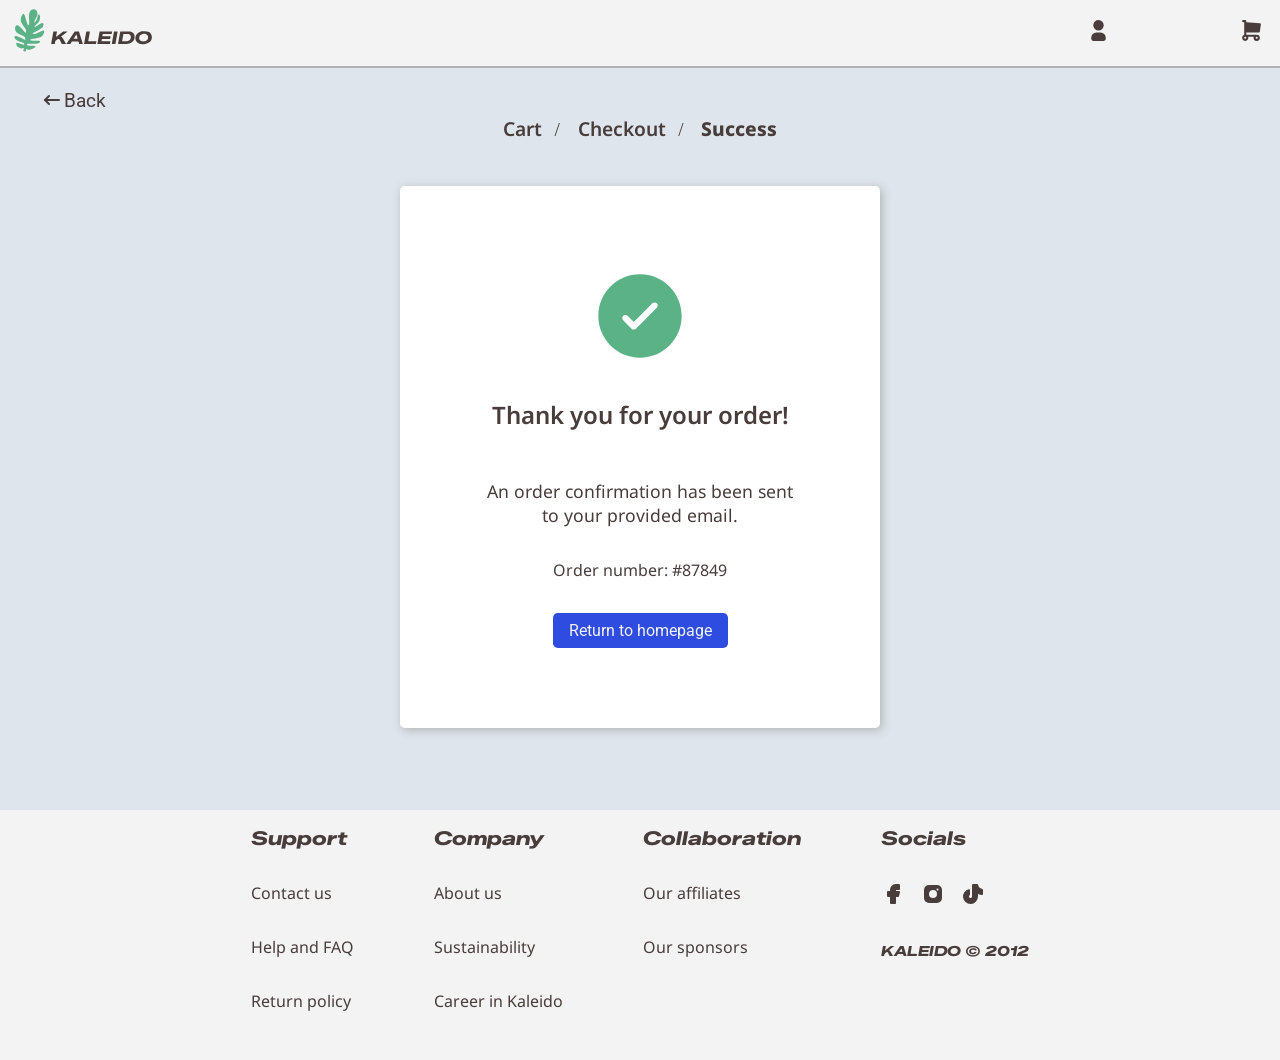
<file: success/index.html>
<!doctype html>
<html lang="en">
  <head>
    <meta charset="UTF-8" />
    <meta name="viewport" content="width=device-width, initial-scale=1.0" />
    <title>Kaleido.no | Order confirmation</title>
    <link rel="stylesheet" href="../global.css" />
    <link rel="stylesheet" href="../variables.css" />
    <link rel="stylesheet" href="success.css" />
    <link
      rel="apple-touch-icon"
      sizes="180x180"
      href="../favicon/apple-touch-icon.png"
    />
    <link
      rel="icon"
      type="image/png"
      sizes="32x32"
      href="../favicon/favicon-32x32.png"
    />
    <link
      rel="icon"
      type="image/png"
      sizes="16x16"
      href="../favicon/favicon-16x16.png"
    />
    <link rel="manifest" href="../favicon/site.webmanifest" />
    <meta property="og:title" content="Kaleido.no | Order confirmation" />
    <meta
      property="og:description"
      content="We appreciate your patronage for shopping with us!"
    />
    <meta
      property="og:image"
      content="https://ingermathildeeiklund.github.io/exam-project-1/images/hero-image.jpg"
    />
    <meta
      property="og:url"
      content="https://ingermathildeeiklund.github.io/exam-project-1/"
    />
  </head>
  <body>
    <header class="header">
      <a href="../index.html" aria-label="Kaleido home"
        ><img id="logo" src="../svgs/LOGO.svg" alt="Kaleido logo"
      /></a>
      <nav class="navigation" aria-label="main navigation">
        <div class="user-shoppingcart-wrapper">
          <a href="../account/user.html" aria-label="User profile">
            <svg
              xmlns="http://www.w3.org/2000/svg"
              width="24"
              height="24"
              viewBox="0 0 24 24"
              fill="currentColor"
              class="user icon icon-tabler icons-tabler-filled icon-tabler-user"
            >
              <path stroke="none" d="M0 0h24v24H0z" fill="none" />
              <path
                d="M12 2a5 5 0 1 1 -5 5l.005 -.217a5 5 0 0 1 4.995 -4.783z"
              />
              <path
                d="M14 14a5 5 0 0 1 5 5v1a2 2 0 0 1 -2 2h-10a2 2 0 0 1 -2 -2v-1a5 5 0 0 1 5 -5h4z"
              />
            </svg>
          </a>
          <a class="cart-a" href="../cart/index.html" aria-label="Shoppingcart">
            <svg
              xmlns="http://www.w3.org/2000/svg"
              width="24"
              height="24"
              viewBox="0 0 24 24"
              fill="currentColor"
              class="shoppingcart icon icon-tabler icons-tabler-filled icon-tabler-shopping-cart"
            >
              <path stroke="none" d="M0 0h24v24H0z" fill="none" />
              <path
                d="M6 2a1 1 0 0 1 .993 .883l.007 .117v1.068l13.071 .935a1 1 0 0 1 .929 1.024l-.01 .114l-1 7a1 1 0 0 1 -.877 .853l-.113 .006h-12v2h10a3 3 0 1 1 -2.995 3.176l-.005 -.176l.005 -.176c.017 -.288 .074 -.564 .166 -.824h-5.342a3 3 0 1 1 -5.824 1.176l-.005 -.176l.005 -.176a3.002 3.002 0 0 1 1.995 -2.654v-12.17h-1a1 1 0 0 1 -.993 -.883l-.007 -.117a1 1 0 0 1 .883 -.993l.117 -.007h2zm0 16a1 1 0 1 0 0 2a1 1 0 0 0 0 -2m11 0a1 1 0 1 0 0 2a1 1 0 0 0 0 -2"
              />
            </svg>
          </a>
        </div>
        <button
          class="hamburger-menu hamburger-button"
          aria-label="Toggle navigation menu"
          aria-expanded="false"
          aria-controls="mobile-navigation"
        >
          <svg
            id="hamburger"
            xmlns="http://www.w3.org/2000/svg"
            width="24"
            height="24"
            viewBox="0 0 24 24"
            fill="none"
            stroke="currentColor"
            stroke-width="2"
            stroke-linecap="round"
            stroke-linejoin="round"
            class="icon icon-tabler icons-tabler-outline icon-tabler-menu-2"
          >
            <path stroke="none" d="M0 0h24v24H0z" fill="none" />
            <path d="M4 6l16 0" />
            <path d="M4 12l16 0" />
            <path d="M4 18l16 0" />
          </svg>
          <svg
            id="hamburger-close"
            xmlns="http://www.w3.org/2000/svg"
            width="24"
            height="24"
            viewBox="0 0 24 24"
            fill="none"
            stroke="currentColor"
            stroke-width="2"
            stroke-linecap="round"
            stroke-linejoin="round"
            class="hidden icon icon-tabler icons-tabler-outline icon-tabler-x"
          >
            <path stroke="none" d="M0 0h24v24H0z" fill="none" />
            <path d="M18 6l-12 12" />
            <path d="M6 6l12 12" />
          </svg>
        </button>
        <div class="mobile-navigation">
          <div class="icon-link-wrapper">
            <a href="../account/user.html" aria-label="User profile">
              Profile
              <svg
                xmlns="http://www.w3.org/2000/svg"
                width="24"
                height="24"
                viewBox="0 0 24 24"
                fill="currentColor"
                class="user icon icon-tabler icons-tabler-filled icon-tabler-user"
              >
                <path stroke="none" d="M0 0h24v24H0z" fill="none" />
                <path
                  d="M12 2a5 5 0 1 1 -5 5l.005 -.217a5 5 0 0 1 4.995 -4.783z"
                />
                <path
                  d="M14 14a5 5 0 0 1 5 5v1a2 2 0 0 1 -2 2h-10a2 2 0 0 1 -2 -2v-1a5 5 0 0 1 5 -5h4z"
                />
              </svg>
            </a>
          </div>
          <div class="icon-link-wrapper">
            <a href="../cart/index.html" aria-label="shoppingcart">
              Shoppingcart
              <svg
                xmlns="http://www.w3.org/2000/svg"
                width="24"
                height="24"
                viewBox="0 0 24 24"
                fill="currentColor"
                class="shoppingcart icon icon-tabler icons-tabler-filled icon-tabler-shopping-cart"
              >
                <path stroke="none" d="M0 0h24v24H0z" fill="none" />
                <path
                  d="M6 2a1 1 0 0 1 .993 .883l.007 .117v1.068l13.071 .935a1 1 0 0 1 .929 1.024l-.01 .114l-1 7a1 1 0 0 1 -.877 .853l-.113 .006h-12v2h10a3 3 0 1 1 -2.995 3.176l-.005 -.176l.005 -.176c.017 -.288 .074 -.564 .166 -.824h-5.342a3 3 0 1 1 -5.824 1.176l-.005 -.176l.005 -.176a3.002 3.002 0 0 1 1.995 -2.654v-12.17h-1a1 1 0 0 1 -.993 -.883l-.007 -.117a1 1 0 0 1 .883 -.993l.117 -.007h2zm0 16a1 1 0 1 0 0 2a1 1 0 0 0 0 -2m11 0a1 1 0 1 0 0 2a1 1 0 0 0 0 -2"
                />
              </svg>
            </a>
          </div>
        </div>
      </nav>
    </header>
    <a href="#main-content" class="screen-reader-text">Skip to main content</a>
    <main id="main-content">
      <button id="back-button" aria-label="Go back to previous page">
        <svg
          aria-hidden="true"
          xmlns="http://www.w3.org/2000/svg"
          width="24"
          height="24"
          viewBox="0 0 24 24"
          fill="none"
          stroke="currentColor"
          stroke-width="2"
          stroke-linecap="round"
          stroke-linejoin="round"
          class="icon icon-tabler icons-tabler-outline icon-tabler-arrow-narrow-left"
        >
          <path stroke="none" d="M0 0h24v24H0z" fill="none" />
          <path d="M5 12l14 0" />
          <path d="M5 12l4 4" />
          <path d="M5 12l4 -4" />
        </svg>
        Back
      </button>
      <nav aria-label="Breadcrumb navigation">
        <ul class="breadcrumbs">
          <li>
            <a href="../cart/index.html">Cart</a>
          </li>
          <li>
            <a href="../checkout/index.html">Checkout</a>
          </li>
          <li>
            <a href="index.html" class="current-page" aria-current="page"
              >Success</a
            >
          </li>
        </ul>
      </nav>
      <section class="section-smaller">
        <div id="success-wrapper" class="drop-shadow">
          <svg
            id="success-circle"
            width="800px"
            height="800px"
            viewBox="0 0 24 24"
            fill="#5AB286"
            xmlns="http://www.w3.org/2000/svg"
          >
            <path
              fill-rule="evenodd"
              clip-rule="evenodd"
              d="M22 12C22 17.5228 17.5228 22 12 22C6.47715 22 2 17.5228 2 12C2 6.47715 6.47715 2 12 2C17.5228 2 22 6.47715 22 12ZM16.0303 8.96967C16.3232 9.26256 16.3232 9.73744 16.0303 10.0303L11.0303 15.0303C10.7374 15.3232 10.2626 15.3232 9.96967 15.0303L7.96967 13.0303C7.67678 12.7374 7.67678 12.2626 7.96967 11.9697C8.26256 11.6768 8.73744 11.6768 9.03033 11.9697L10.5 13.4393L12.7348 11.2045L14.9697 8.96967C15.2626 8.67678 15.7374 8.67678 16.0303 8.96967Z"
              fill="#5AB286"
            />
          </svg>

          <h1>Thank you for your order!</h1>
          <h2 class="order-confirmation">
            An order confirmation has been sent to your provided email.
          </h2>
          <p>Order number: #87849</p>
          <button id="return-to-homepage" class="blue">
            Return to homepage
          </button>
        </div>
      </section>
    </main>
    <footer id="footer">
      <div
        class="footer-navigation-wrapper"
        role="navigation"
        aria-label="footer navigation"
      >
        <div class="flex-column">
          <h3 class="footer-headings">Support</h3>
          <ul class="flex-column">
            <li><a href="../footerpages.html"> Contact us </a></li>
            <li><a href="../footerpages.html"> Help and FAQ </a></li>
            <li><a href="../footerpages.html"> Return policy </a></li>
          </ul>
        </div>
        <div class="flex-column">
          <h3 class="footer-headings">Company</h3>
          <ul class="flex-column">
            <li><a href="../footerpages.html"> About us </a></li>
            <li><a href="../footerpages.html"> Sustainability </a></li>
            <li><a href="../footerpages.html"> Career in Kaleido </a></li>
          </ul>
        </div>
        <div class="flex-column">
          <h3 class="footer-headings">Collaboration</h3>
          <ul class="flex-column">
            <li><a href="../footerpages.html"> Our affiliates </a></li>
            <li><a href="../footerpages.html"> Our sponsors </a></li>
          </ul>
        </div>
        <div class="flex-column">
          <h3 class="footer-headings">Socials</h3>
          <nav aria-label="Social media links">
            <ul class="flex-row">
              <li>
                <a
                  href="https://www.facebook.com/"
                  target="_blank"
                  rel="noopener noreferrer"
                  aria-label="Visit our Facebook page"
                  ><svg
                    xmlns="http://www.w3.org/2000/svg"
                    width="24"
                    height="24"
                    viewBox="0 0 24 24"
                    fill="currentColor"
                    class="icon icon-tabler icons-tabler-filled icon-tabler-brand-facebook"
                  >
                    <path stroke="none" d="M0 0h24v24H0z" fill="none" />
                    <path
                      d="M18 2a1 1 0 0 1 .993 .883l.007 .117v4a1 1 0 0 1 -.883 .993l-.117 .007h-3v1h3a1 1 0 0 1 .991 1.131l-.02 .112l-1 4a1 1 0 0 1 -.858 .75l-.113 .007h-2v6a1 1 0 0 1 -.883 .993l-.117 .007h-4a1 1 0 0 1 -.993 -.883l-.007 -.117v-6h-2a1 1 0 0 1 -.993 -.883l-.007 -.117v-4a1 1 0 0 1 .883 -.993l.117 -.007h2v-1a6 6 0 0 1 5.775 -5.996l.225 -.004h3z"
                    />
                  </svg>
                </a>
              </li>
              <li>
                <a
                  href="https://www.instagram.com/"
                  target="_blank"
                  rel="noopener noreferrer"
                  aria-label="Visit our Instagram page"
                  ><svg
                    xmlns="http://www.w3.org/2000/svg"
                    width="24"
                    height="24"
                    viewBox="0 0 24 24"
                    fill="currentColor"
                    class="icon icon-tabler icons-tabler-filled icon-tabler-brand-instagram"
                  >
                    <path stroke="none" d="M0 0h24v24H0z" fill="none" />
                    <path
                      d="M16 3a5 5 0 0 1 5 5v8a5 5 0 0 1 -5 5h-8a5 5 0 0 1 -5 -5v-8a5 5 0 0 1 5 -5zm-4 5a4 4 0 0 0 -3.995 3.8l-.005 .2a4 4 0 1 0 4 -4m4.5 -1.5a1 1 0 0 0 -.993 .883l-.007 .127a1 1 0 0 0 1.993 .117l.007 -.127a1 1 0 0 0 -1 -1"
                    />
                  </svg>
                </a>
              </li>
              <li>
                <a
                  href="https://www.tiktok.com/"
                  target="_blank"
                  rel="noopener noreferrer"
                  aria-label="Visit our TikTok page"
                  ><svg
                    xmlns="http://www.w3.org/2000/svg"
                    width="24"
                    height="24"
                    viewBox="0 0 24 24"
                    fill="currentColor"
                    class="icon icon-tabler icons-tabler-filled icon-tabler-brand-tiktok"
                  >
                    <path stroke="none" d="M0 0h24v24H0z" fill="none" />
                    <path
                      d="M16.083 2h-4.083a1 1 0 0 0 -1 1v11.5a1.5 1.5 0 1 1 -2.519 -1.1l.12 -.1a1 1 0 0 0 .399 -.8v-4.326a1 1 0 0 0 -1.23 -.974a7.5 7.5 0 0 0 1.73 14.8l.243 -.005a7.5 7.5 0 0 0 7.257 -7.495v-2.7l.311 .153c1.122 .53 2.333 .868 3.59 .993a1 1 0 0 0 1.099 -.996v-4.033a1 1 0 0 0 -.834 -.986a5.005 5.005 0 0 1 -4.097 -4.096a1 1 0 0 0 -.986 -.835z"
                    />
                  </svg>
                </a>
              </li>
            </ul>
          </nav>
          <p id="copyright">KALEIDO &copy; 2012</p>
        </div>
      </div>
    </footer>
    <script type="module" src="../header.js"></script>
    <script type="module" src="../messages.js"></script>
    <script type="module" src="success.js"></script>
  </body>
</html>
</file>
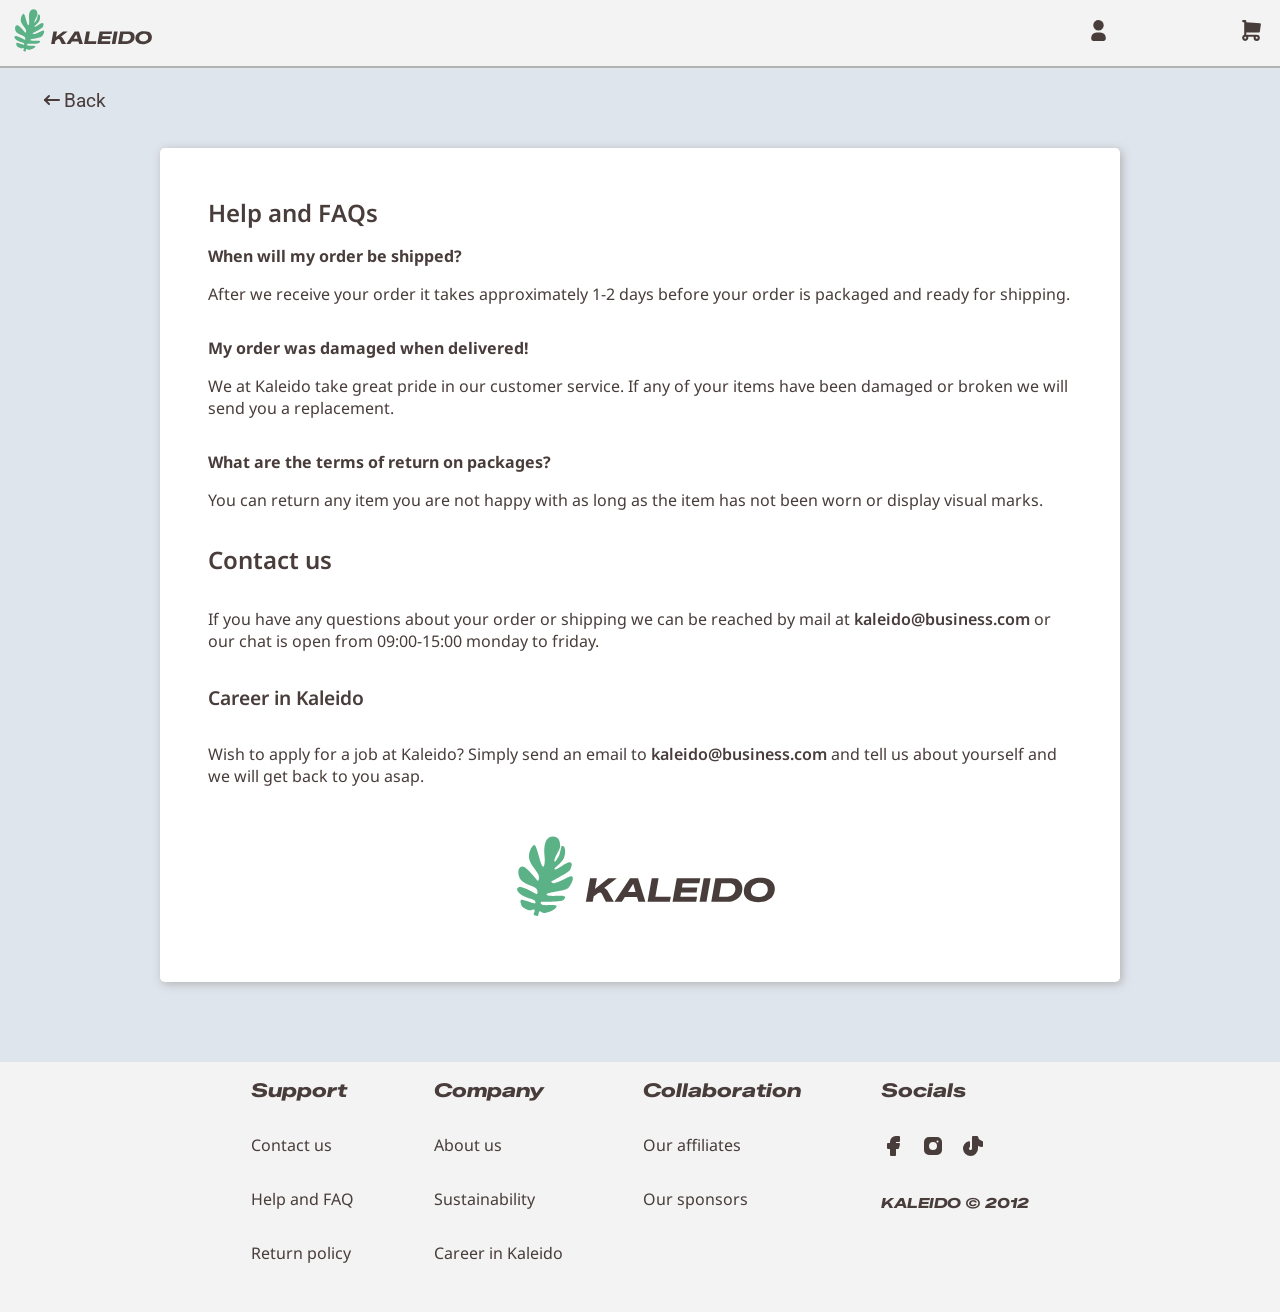
<file: footerpages.html>
<!doctype html>
<html lang="en">
  <head>
    <meta charset="UTF-8" />
    <meta name="viewport" content="width=device-width, initial-scale=1.0" />
    <title>Kaleido.no | Help and FAQ's</title>
    <link rel="stylesheet" href="global.css" />
    <link rel="stylesheet" href="variables.css" />
    <link
      rel="apple-touch-icon"
      sizes="180x180"
      href="favicon/apple-touch-icon.png"
    />
    <link
      rel="icon"
      type="image/png"
      sizes="32x32"
      href="favicon/favicon-32x32.png"
    />
    <link
      rel="icon"
      type="image/png"
      sizes="16x16"
      href="favicon/favicon-16x16.png"
    />
    <link rel="manifest" href="favicon/site.webmanifest" />
    <meta property="og:title" content="Kaleido.no | Help and FAQ's" />
    <meta
      property="og:description"
      content="Help and FAQ's to answer your most asked questions."
    />
    <meta
      property="og:image"
      content="https://ingermathildeeiklund.github.io/exam-project-1/images/hero-image.jpg"
    />
    <meta
      property="og:url"
      content="https://ingermathildeeiklund.github.io/exam-project-1/"
    />
  </head>
  <body>
    <header class="header">
      <a href="index.html" aria-label="Kaleido home"
        ><img id="logo" src="svgs/LOGO.svg" alt="Kaleido logo"
      /></a>
      <nav class="navigation" aria-label="main navigation">
        <div class="user-shoppingcart-wrapper">
          <a href="../account/user.html" aria-label="User profile">
            <svg
              xmlns="http://www.w3.org/2000/svg"
              width="24"
              height="24"
              viewBox="0 0 24 24"
              fill="currentColor"
              class="user icon icon-tabler icons-tabler-filled icon-tabler-user"
            >
              <path stroke="none" d="M0 0h24v24H0z" fill="none" />
              <path
                d="M12 2a5 5 0 1 1 -5 5l.005 -.217a5 5 0 0 1 4.995 -4.783z"
              />
              <path
                d="M14 14a5 5 0 0 1 5 5v1a2 2 0 0 1 -2 2h-10a2 2 0 0 1 -2 -2v-1a5 5 0 0 1 5 -5h4z"
              />
            </svg>
          </a>
          <a class="cart-a" href="../cart/index.html" aria-label="Shoppingcart">
            <svg
              xmlns="http://www.w3.org/2000/svg"
              width="24"
              height="24"
              viewBox="0 0 24 24"
              fill="currentColor"
              class="shoppingcart icon icon-tabler icons-tabler-filled icon-tabler-shopping-cart"
            >
              <path stroke="none" d="M0 0h24v24H0z" fill="none" />
              <path
                d="M6 2a1 1 0 0 1 .993 .883l.007 .117v1.068l13.071 .935a1 1 0 0 1 .929 1.024l-.01 .114l-1 7a1 1 0 0 1 -.877 .853l-.113 .006h-12v2h10a3 3 0 1 1 -2.995 3.176l-.005 -.176l.005 -.176c.017 -.288 .074 -.564 .166 -.824h-5.342a3 3 0 1 1 -5.824 1.176l-.005 -.176l.005 -.176a3.002 3.002 0 0 1 1.995 -2.654v-12.17h-1a1 1 0 0 1 -.993 -.883l-.007 -.117a1 1 0 0 1 .883 -.993l.117 -.007h2zm0 16a1 1 0 1 0 0 2a1 1 0 0 0 0 -2m11 0a1 1 0 1 0 0 2a1 1 0 0 0 0 -2"
              />
            </svg>
          </a>
        </div>
        <button
          class="hamburger-menu hamburger-button"
          aria-label="Toggle navigation menu"
          aria-expanded="false"
          aria-controls="mobile-navigation"
        >
          <svg
            id="hamburger"
            xmlns="http://www.w3.org/2000/svg"
            width="24"
            height="24"
            viewBox="0 0 24 24"
            fill="none"
            stroke="currentColor"
            stroke-width="2"
            stroke-linecap="round"
            stroke-linejoin="round"
            class="icon icon-tabler icons-tabler-outline icon-tabler-menu-2"
          >
            <path stroke="none" d="M0 0h24v24H0z" fill="none" />
            <path d="M4 6l16 0" />
            <path d="M4 12l16 0" />
            <path d="M4 18l16 0" />
          </svg>
          <svg
            id="hamburger-close"
            xmlns="http://www.w3.org/2000/svg"
            width="24"
            height="24"
            viewBox="0 0 24 24"
            fill="none"
            stroke="currentColor"
            stroke-width="2"
            stroke-linecap="round"
            stroke-linejoin="round"
            class="hidden icon icon-tabler icons-tabler-outline icon-tabler-x"
          >
            <path stroke="none" d="M0 0h24v24H0z" fill="none" />
            <path d="M18 6l-12 12" />
            <path d="M6 6l12 12" />
          </svg>
        </button>
        <div class="mobile-navigation">
          <div class="icon-link-wrapper">
            <a href="../account/user.html" aria-label="User profile">
              Profile
              <svg
                xmlns="http://www.w3.org/2000/svg"
                width="24"
                height="24"
                viewBox="0 0 24 24"
                fill="currentColor"
                class="user icon icon-tabler icons-tabler-filled icon-tabler-user"
              >
                <path stroke="none" d="M0 0h24v24H0z" fill="none" />
                <path
                  d="M12 2a5 5 0 1 1 -5 5l.005 -.217a5 5 0 0 1 4.995 -4.783z"
                />
                <path
                  d="M14 14a5 5 0 0 1 5 5v1a2 2 0 0 1 -2 2h-10a2 2 0 0 1 -2 -2v-1a5 5 0 0 1 5 -5h4z"
                />
              </svg>
            </a>
          </div>
          <div class="icon-link-wrapper">
            <a href="../cart/index.html" aria-label="shoppingcart">
              Shoppingcart
              <svg
                xmlns="http://www.w3.org/2000/svg"
                width="24"
                height="24"
                viewBox="0 0 24 24"
                fill="currentColor"
                class="shoppingcart icon icon-tabler icons-tabler-filled icon-tabler-shopping-cart"
              >
                <path stroke="none" d="M0 0h24v24H0z" fill="none" />
                <path
                  d="M6 2a1 1 0 0 1 .993 .883l.007 .117v1.068l13.071 .935a1 1 0 0 1 .929 1.024l-.01 .114l-1 7a1 1 0 0 1 -.877 .853l-.113 .006h-12v2h10a3 3 0 1 1 -2.995 3.176l-.005 -.176l.005 -.176c.017 -.288 .074 -.564 .166 -.824h-5.342a3 3 0 1 1 -5.824 1.176l-.005 -.176l.005 -.176a3.002 3.002 0 0 1 1.995 -2.654v-12.17h-1a1 1 0 0 1 -.993 -.883l-.007 -.117a1 1 0 0 1 .883 -.993l.117 -.007h2zm0 16a1 1 0 1 0 0 2a1 1 0 0 0 0 -2m11 0a1 1 0 1 0 0 2a1 1 0 0 0 0 -2"
                />
              </svg>
            </a>
          </div>
        </div>
      </nav>
    </header>
    <a href="#main-content" class="screen-reader-text">Skip to main content</a>
    <main id="main-content">
      <button id="back-button" aria-label="Go back to previous page">
        <svg
          aria-hidden="true"
          xmlns="http://www.w3.org/2000/svg"
          width="24"
          height="24"
          viewBox="0 0 24 24"
          fill="none"
          stroke="currentColor"
          stroke-width="2"
          stroke-linecap="round"
          stroke-linejoin="round"
          class="icon icon-tabler icons-tabler-outline icon-tabler-arrow-narrow-left"
        >
          <path stroke="none" d="M0 0h24v24H0z" fill="none" />
          <path d="M5 12l14 0" />
          <path d="M5 12l4 4" />
          <path d="M5 12l4 -4" />
        </svg>
        Back
      </button>
      <section>
        <div id="company-info-wrapper" class="drop-shadow">
          <h1>Help and FAQs</h1>
          <p class="question">When will my order be shipped?</p>
          <p class="margin-bottom">
            After we receive your order it takes approximately 1-2 days before
            your order is packaged and ready for shipping.
          </p>
          <p class="question">My order was damaged when delivered!</p>
          <p class="margin-bottom">
            We at Kaleido take great pride in our customer service. If any of
            your items have been damaged or broken we will send you a
            replacement.
          </p>
          <p class="question">What are the terms of return on packages?</p>
          <p class="margin-bottom">
            You can return any item you are not happy with as long as the item
            has not been worn or display visual marks.
          </p>
          <h2>Contact us</h2>
          <p class="margin-block">
            If you have any questions about your order or shipping we can be
            reached by mail at
            <a href="mailto:kaleido@business.com"> kaleido@business.com</a> or
            our chat is open from 09:00-15:00 monday to friday.
          </p>
          <h3>Career in Kaleido</h3>
          <p class="margin-block">
            Wish to apply for a job at Kaleido? Simply send an email to
            <a href="mailto:kaleido@business.com"> kaleido@business.com</a> and
            tell us about yourself and we will get back to you asap.
          </p>
          <img id="kaleido-logo" src="svgs/LOGO.svg" alt="Kaleido logo" />
        </div>
      </section>
    </main>
    <footer id="footer">
      <div
        class="footer-navigation-wrapper"
        role="navigation"
        aria-label="footer navigation"
      >
        <div class="flex-column">
          <h3 class="footer-headings">Support</h3>
          <ul class="flex-column">
            <li><a href="footerpages.html"> Contact us </a></li>
            <li><a href="footerpages.html"> Help and FAQ </a></li>
            <li><a href="footerpages.html"> Return policy </a></li>
          </ul>
        </div>
        <div class="flex-column">
          <h3 class="footer-headings">Company</h3>
          <ul class="flex-column">
            <li><a href="footerpages.html"> About us </a></li>
            <li><a href="footerpages.html"> Sustainability </a></li>
            <li><a href="footerpages.html"> Career in Kaleido </a></li>
          </ul>
        </div>
        <div class="flex-column">
          <h3 class="footer-headings">Collaboration</h3>
          <ul class="flex-column">
            <li><a href="footerpages.html"> Our affiliates </a></li>
            <li><a href="footerpages.html"> Our sponsors </a></li>
          </ul>
        </div>
        <div class="flex-column">
          <h3 class="footer-headings">Socials</h3>
          <nav aria-label="Social media links">
            <ul class="flex-row">
              <li>
                <a
                  href="https://www.facebook.com/"
                  target="_blank"
                  rel="noopener noreferrer"
                  aria-label="Visit our Facebook page"
                  ><svg
                    xmlns="http://www.w3.org/2000/svg"
                    width="24"
                    height="24"
                    viewBox="0 0 24 24"
                    fill="currentColor"
                    class="icon icon-tabler icons-tabler-filled icon-tabler-brand-facebook"
                  >
                    <path stroke="none" d="M0 0h24v24H0z" fill="none" />
                    <path
                      d="M18 2a1 1 0 0 1 .993 .883l.007 .117v4a1 1 0 0 1 -.883 .993l-.117 .007h-3v1h3a1 1 0 0 1 .991 1.131l-.02 .112l-1 4a1 1 0 0 1 -.858 .75l-.113 .007h-2v6a1 1 0 0 1 -.883 .993l-.117 .007h-4a1 1 0 0 1 -.993 -.883l-.007 -.117v-6h-2a1 1 0 0 1 -.993 -.883l-.007 -.117v-4a1 1 0 0 1 .883 -.993l.117 -.007h2v-1a6 6 0 0 1 5.775 -5.996l.225 -.004h3z"
                    />
                  </svg>
                </a>
              </li>
              <li>
                <a
                  href="https://www.instagram.com/"
                  target="_blank"
                  rel="noopener noreferrer"
                  aria-label="Visit our Instagram page"
                  ><svg
                    xmlns="http://www.w3.org/2000/svg"
                    width="24"
                    height="24"
                    viewBox="0 0 24 24"
                    fill="currentColor"
                    class="icon icon-tabler icons-tabler-filled icon-tabler-brand-instagram"
                  >
                    <path stroke="none" d="M0 0h24v24H0z" fill="none" />
                    <path
                      d="M16 3a5 5 0 0 1 5 5v8a5 5 0 0 1 -5 5h-8a5 5 0 0 1 -5 -5v-8a5 5 0 0 1 5 -5zm-4 5a4 4 0 0 0 -3.995 3.8l-.005 .2a4 4 0 1 0 4 -4m4.5 -1.5a1 1 0 0 0 -.993 .883l-.007 .127a1 1 0 0 0 1.993 .117l.007 -.127a1 1 0 0 0 -1 -1"
                    />
                  </svg>
                </a>
              </li>
              <li>
                <a
                  href="https://www.tiktok.com/"
                  target="_blank"
                  rel="noopener noreferrer"
                  aria-label="Visit our TikTok page"
                  ><svg
                    xmlns="http://www.w3.org/2000/svg"
                    width="24"
                    height="24"
                    viewBox="0 0 24 24"
                    fill="currentColor"
                    class="icon icon-tabler icons-tabler-filled icon-tabler-brand-tiktok"
                  >
                    <path stroke="none" d="M0 0h24v24H0z" fill="none" />
                    <path
                      d="M16.083 2h-4.083a1 1 0 0 0 -1 1v11.5a1.5 1.5 0 1 1 -2.519 -1.1l.12 -.1a1 1 0 0 0 .399 -.8v-4.326a1 1 0 0 0 -1.23 -.974a7.5 7.5 0 0 0 1.73 14.8l.243 -.005a7.5 7.5 0 0 0 7.257 -7.495v-2.7l.311 .153c1.122 .53 2.333 .868 3.59 .993a1 1 0 0 0 1.099 -.996v-4.033a1 1 0 0 0 -.834 -.986a5.005 5.005 0 0 1 -4.097 -4.096a1 1 0 0 0 -.986 -.835z"
                    />
                  </svg>
                </a>
              </li>
            </ul>
          </nav>
          <p id="copyright">KALEIDO &copy; 2012</p>
        </div>
      </div>
    </footer>
    <script type="module" src="messages.js"></script>
    <script type="module" src="header.js"></script>
  </body>
</html>
</file>
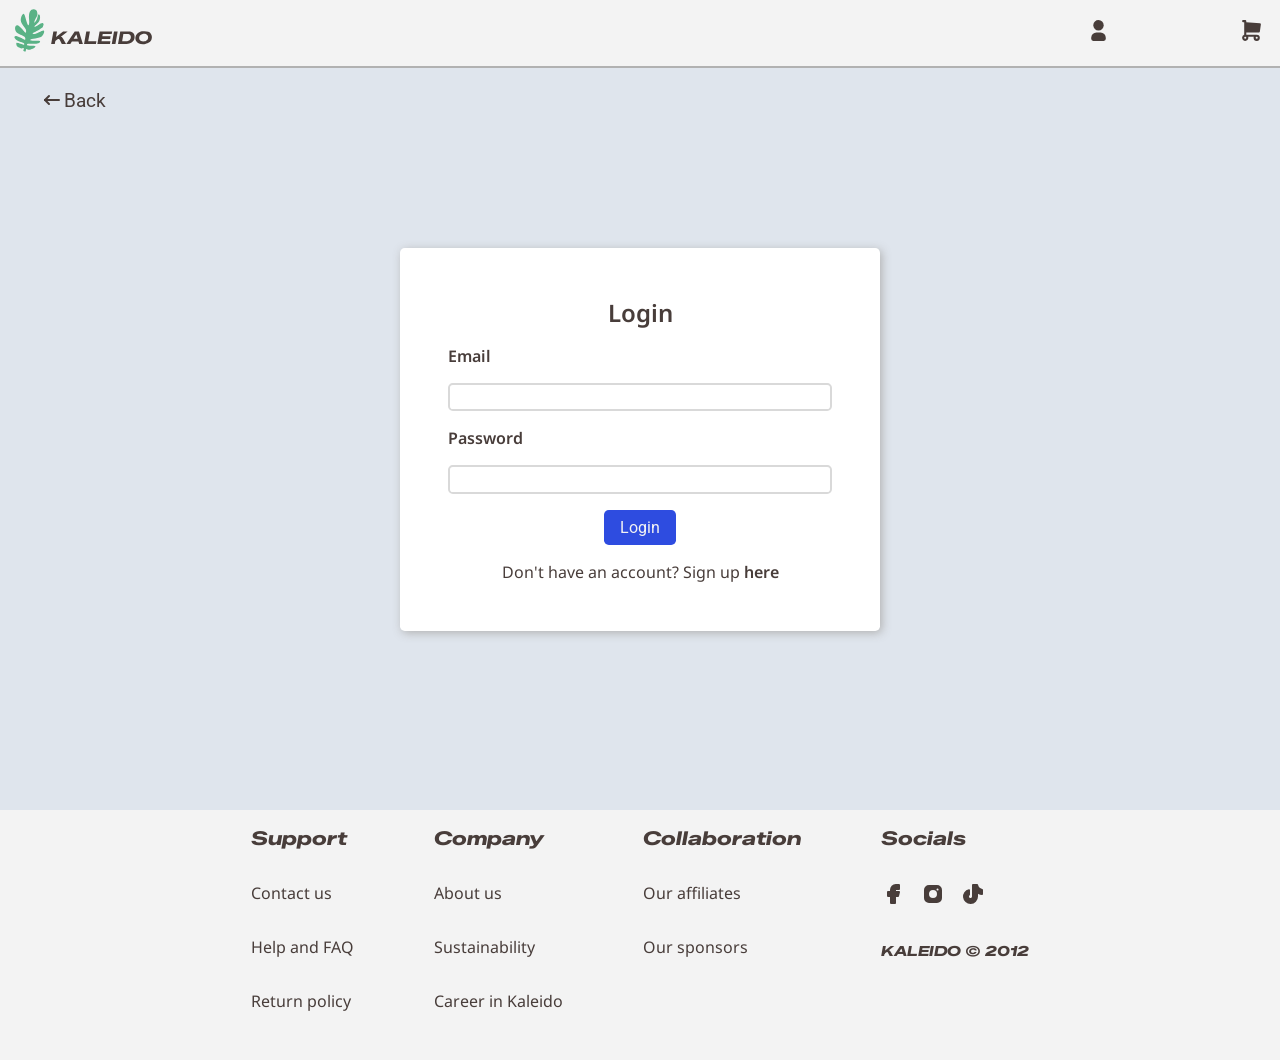
<file: account/login.html>
<!doctype html>
<html lang="en">
  <head>
    <meta charset="UTF-8" />
    <meta name="viewport" content="width=device-width, initial-scale=1.0" />
    <title>Kaleido.no | Login</title>
    <link rel="stylesheet" href="../global.css" />
    <link rel="stylesheet" href="../variables.css" />
    <link rel="stylesheet" href="login.css" />
    <link
      rel="apple-touch-icon"
      sizes="180x180"
      href="../favicon/apple-touch-icon.png"
    />
    <link
      rel="icon"
      type="image/png"
      sizes="32x32"
      href="../favicon/favicon-32x32.png"
    />
    <link
      rel="icon"
      type="image/png"
      sizes="16x16"
      href="../favicon/favicon-16x16.png"
    />
    <link rel="manifest" href="../favicon/site.webmanifest" />
    <meta property="og:title" content="Kaleido.no | Login" />
    <meta property="og:description" content="Login to your existing account." />
    <meta
      property="og:image"
      content="https://ingermathildeeiklund.github.io/exam-project-1/images/hero-image.jpg"
    />
    <meta
      property="og:url"
      content="https://ingermathildeeiklund.github.io/exam-project-1/"
    />
  </head>
  <body>
    <header class="header">
      <a href="../index.html" aria-label="Kaleido home"
        ><img id="logo" src="../svgs/LOGO.svg" alt="Kaleido logo"
      /></a>
      <nav class="navigation" aria-label="main navigation">
        <div class="user-shoppingcart-wrapper">
          <a href="user.html" aria-label="User profile">
            <svg
              xmlns="http://www.w3.org/2000/svg"
              width="24"
              height="24"
              viewBox="0 0 24 24"
              fill="currentColor"
              class="user icon icon-tabler icons-tabler-filled icon-tabler-user"
            >
              <path stroke="none" d="M0 0h24v24H0z" fill="none" />
              <path
                d="M12 2a5 5 0 1 1 -5 5l.005 -.217a5 5 0 0 1 4.995 -4.783z"
              />
              <path
                d="M14 14a5 5 0 0 1 5 5v1a2 2 0 0 1 -2 2h-10a2 2 0 0 1 -2 -2v-1a5 5 0 0 1 5 -5h4z"
              />
            </svg>
          </a>
          <a class="cart-a" href="../cart/index.html" aria-label="Shoppingcart">
            <svg
              xmlns="http://www.w3.org/2000/svg"
              width="24"
              height="24"
              viewBox="0 0 24 24"
              fill="currentColor"
              class="shoppingcart icon icon-tabler icons-tabler-filled icon-tabler-shopping-cart"
            >
              <path stroke="none" d="M0 0h24v24H0z" fill="none" />
              <path
                d="M6 2a1 1 0 0 1 .993 .883l.007 .117v1.068l13.071 .935a1 1 0 0 1 .929 1.024l-.01 .114l-1 7a1 1 0 0 1 -.877 .853l-.113 .006h-12v2h10a3 3 0 1 1 -2.995 3.176l-.005 -.176l.005 -.176c.017 -.288 .074 -.564 .166 -.824h-5.342a3 3 0 1 1 -5.824 1.176l-.005 -.176l.005 -.176a3.002 3.002 0 0 1 1.995 -2.654v-12.17h-1a1 1 0 0 1 -.993 -.883l-.007 -.117a1 1 0 0 1 .883 -.993l.117 -.007h2zm0 16a1 1 0 1 0 0 2a1 1 0 0 0 0 -2m11 0a1 1 0 1 0 0 2a1 1 0 0 0 0 -2"
              />
            </svg>
          </a>
        </div>
        <button
          class="hamburger-menu hamburger-button"
          aria-label="Toggle navigation menu"
          aria-expanded="false"
          aria-controls="mobile-navigation"
        >
          <svg
            id="hamburger"
            xmlns="http://www.w3.org/2000/svg"
            width="24"
            height="24"
            viewBox="0 0 24 24"
            fill="none"
            stroke="currentColor"
            stroke-width="2"
            stroke-linecap="round"
            stroke-linejoin="round"
            class="icon icon-tabler icons-tabler-outline icon-tabler-menu-2"
          >
            <path stroke="none" d="M0 0h24v24H0z" fill="none" />
            <path d="M4 6l16 0" />
            <path d="M4 12l16 0" />
            <path d="M4 18l16 0" />
          </svg>
          <svg
            id="hamburger-close"
            xmlns="http://www.w3.org/2000/svg"
            width="24"
            height="24"
            viewBox="0 0 24 24"
            fill="none"
            stroke="currentColor"
            stroke-width="2"
            stroke-linecap="round"
            stroke-linejoin="round"
            class="hidden icon icon-tabler icons-tabler-outline icon-tabler-x"
          >
            <path stroke="none" d="M0 0h24v24H0z" fill="none" />
            <path d="M18 6l-12 12" />
            <path d="M6 6l12 12" />
          </svg>
        </button>
        <div class="mobile-navigation">
          <div class="icon-link-wrapper">
            <a href="/account/user.html" aria-label="User profile">
              Profile
              <svg
                xmlns="http://www.w3.org/2000/svg"
                width="24"
                height="24"
                viewBox="0 0 24 24"
                fill="currentColor"
                class="user icon icon-tabler icons-tabler-filled icon-tabler-user"
              >
                <path stroke="none" d="M0 0h24v24H0z" fill="none" />
                <path
                  d="M12 2a5 5 0 1 1 -5 5l.005 -.217a5 5 0 0 1 4.995 -4.783z"
                />
                <path
                  d="M14 14a5 5 0 0 1 5 5v1a2 2 0 0 1 -2 2h-10a2 2 0 0 1 -2 -2v-1a5 5 0 0 1 5 -5h4z"
                />
              </svg>
            </a>
          </div>
          <div class="icon-link-wrapper">
            <a href="../cart/index.html" aria-label="shoppingcart">
              Shoppingcart
              <svg
                xmlns="http://www.w3.org/2000/svg"
                width="24"
                height="24"
                viewBox="0 0 24 24"
                fill="currentColor"
                class="shoppingcart icon icon-tabler icons-tabler-filled icon-tabler-shopping-cart"
              >
                <path stroke="none" d="M0 0h24v24H0z" fill="none" />
                <path
                  d="M6 2a1 1 0 0 1 .993 .883l.007 .117v1.068l13.071 .935a1 1 0 0 1 .929 1.024l-.01 .114l-1 7a1 1 0 0 1 -.877 .853l-.113 .006h-12v2h10a3 3 0 1 1 -2.995 3.176l-.005 -.176l.005 -.176c.017 -.288 .074 -.564 .166 -.824h-5.342a3 3 0 1 1 -5.824 1.176l-.005 -.176l.005 -.176a3.002 3.002 0 0 1 1.995 -2.654v-12.17h-1a1 1 0 0 1 -.993 -.883l-.007 -.117a1 1 0 0 1 .883 -.993l.117 -.007h2zm0 16a1 1 0 1 0 0 2a1 1 0 0 0 0 -2m11 0a1 1 0 1 0 0 2a1 1 0 0 0 0 -2"
                />
              </svg>
            </a>
          </div>
        </div>
      </nav>
    </header>
    <a href="#main-content" class="screen-reader-text">Skip to main content</a>
    <main id="main-content">
      <button id="back-button" aria-label="Go back to previous page">
        <svg
          xmlns="http://www.w3.org/2000/svg"
          width="24"
          height="24"
          viewBox="0 0 24 24"
          fill="none"
          stroke="currentColor"
          stroke-width="2"
          stroke-linecap="round"
          stroke-linejoin="round"
          class="icon icon-tabler icons-tabler-outline icon-tabler-arrow-narrow-left"
        >
          <path stroke="none" d="M0 0h24v24H0z" fill="none" />
          <path d="M5 12l14 0" />
          <path d="M5 12l4 4" />
          <path d="M5 12l4 -4" />
        </svg>
        Back
      </button>
      <div id="toast-container" aria-live="polite" aria-atomic="true"></div>
      <section class="section-smaller">
        <form id="login-form" class="drop-shadow">
          <h1 id="login-header">Login</h1>
          <label for="email-login-input"
            >Email

            <input type="email" id="email-login-input" required />
          </label>

          <label for="password-login-input"
            >Password
            <input type="password" id="password-login-input" required />
          </label>

          <button type="submit" id="login-button" class="blue">Login</button>
          <h2 class="register-p">
            Don't have an account? Sign up <a href="register.html">here</a>
          </h2>
        </form>
      </section>
    </main>
    <footer id="footer">
      <div
        class="footer-navigation-wrapper"
        role="navigation"
        aria-label="footer navigation"
      >
        <div class="flex-column">
          <h3 class="footer-headings">Support</h3>
          <ul class="flex-column">
            <li><a href="../footerpages.html"> Contact us </a></li>
            <li><a href="../footerpages.html"> Help and FAQ </a></li>
            <li><a href="../footerpages.html"> Return policy </a></li>
          </ul>
        </div>
        <div class="flex-column">
          <h3 class="footer-headings">Company</h3>
          <ul class="flex-column">
            <li><a href="../footerpages.html"> About us </a></li>
            <li><a href="../footerpages.html"> Sustainability </a></li>
            <li><a href="../footerpages.html"> Career in Kaleido </a></li>
          </ul>
        </div>
        <div class="flex-column">
          <h3 class="footer-headings">Collaboration</h3>
          <ul class="flex-column">
            <li><a href="../footerpages.html"> Our affiliates </a></li>
            <li><a href="../footerpages.html"> Our sponsors </a></li>
          </ul>
        </div>
        <div class="flex-column">
          <h3 class="footer-headings">Socials</h3>
          <nav aria-label="Social media links">
            <ul class="flex-row">
              <li>
                <a
                  href="https://www.facebook.com/"
                  target="_blank"
                  rel="noopener noreferrer"
                  aria-label="Visit our Facebook page"
                  ><svg
                    xmlns="http://www.w3.org/2000/svg"
                    width="24"
                    height="24"
                    viewBox="0 0 24 24"
                    fill="currentColor"
                    class="icon icon-tabler icons-tabler-filled icon-tabler-brand-facebook"
                  >
                    <path stroke="none" d="M0 0h24v24H0z" fill="none" />
                    <path
                      d="M18 2a1 1 0 0 1 .993 .883l.007 .117v4a1 1 0 0 1 -.883 .993l-.117 .007h-3v1h3a1 1 0 0 1 .991 1.131l-.02 .112l-1 4a1 1 0 0 1 -.858 .75l-.113 .007h-2v6a1 1 0 0 1 -.883 .993l-.117 .007h-4a1 1 0 0 1 -.993 -.883l-.007 -.117v-6h-2a1 1 0 0 1 -.993 -.883l-.007 -.117v-4a1 1 0 0 1 .883 -.993l.117 -.007h2v-1a6 6 0 0 1 5.775 -5.996l.225 -.004h3z"
                    />
                  </svg>
                </a>
              </li>
              <li>
                <a
                  href="https://www.instagram.com/"
                  target="_blank"
                  rel="noopener noreferrer"
                  aria-label="Visit our Instagram page"
                  ><svg
                    xmlns="http://www.w3.org/2000/svg"
                    width="24"
                    height="24"
                    viewBox="0 0 24 24"
                    fill="currentColor"
                    class="icon icon-tabler icons-tabler-filled icon-tabler-brand-instagram"
                  >
                    <path stroke="none" d="M0 0h24v24H0z" fill="none" />
                    <path
                      d="M16 3a5 5 0 0 1 5 5v8a5 5 0 0 1 -5 5h-8a5 5 0 0 1 -5 -5v-8a5 5 0 0 1 5 -5zm-4 5a4 4 0 0 0 -3.995 3.8l-.005 .2a4 4 0 1 0 4 -4m4.5 -1.5a1 1 0 0 0 -.993 .883l-.007 .127a1 1 0 0 0 1.993 .117l.007 -.127a1 1 0 0 0 -1 -1"
                    />
                  </svg>
                </a>
              </li>
              <li>
                <a
                  href="https://www.tiktok.com/"
                  target="_blank"
                  rel="noopener noreferrer"
                  aria-label="Visit our TikTok page"
                  ><svg
                    xmlns="http://www.w3.org/2000/svg"
                    width="24"
                    height="24"
                    viewBox="0 0 24 24"
                    fill="currentColor"
                    class="icon icon-tabler icons-tabler-filled icon-tabler-brand-tiktok"
                  >
                    <path stroke="none" d="M0 0h24v24H0z" fill="none" />
                    <path
                      d="M16.083 2h-4.083a1 1 0 0 0 -1 1v11.5a1.5 1.5 0 1 1 -2.519 -1.1l.12 -.1a1 1 0 0 0 .399 -.8v-4.326a1 1 0 0 0 -1.23 -.974a7.5 7.5 0 0 0 1.73 14.8l.243 -.005a7.5 7.5 0 0 0 7.257 -7.495v-2.7l.311 .153c1.122 .53 2.333 .868 3.59 .993a1 1 0 0 0 1.099 -.996v-4.033a1 1 0 0 0 -.834 -.986a5.005 5.005 0 0 1 -4.097 -4.096a1 1 0 0 0 -.986 -.835z"
                    />
                  </svg>
                </a>
              </li>
            </ul>
          </nav>
          <p id="copyright">KALEIDO &copy; 2012</p>
        </div>
      </div>
    </footer>
    <script type="module" src="../header.js"></script>
    <script type="module" src="login.js"></script>
    <script type="module" src="../messages.js"></script>
  </body>
</html>
</file>
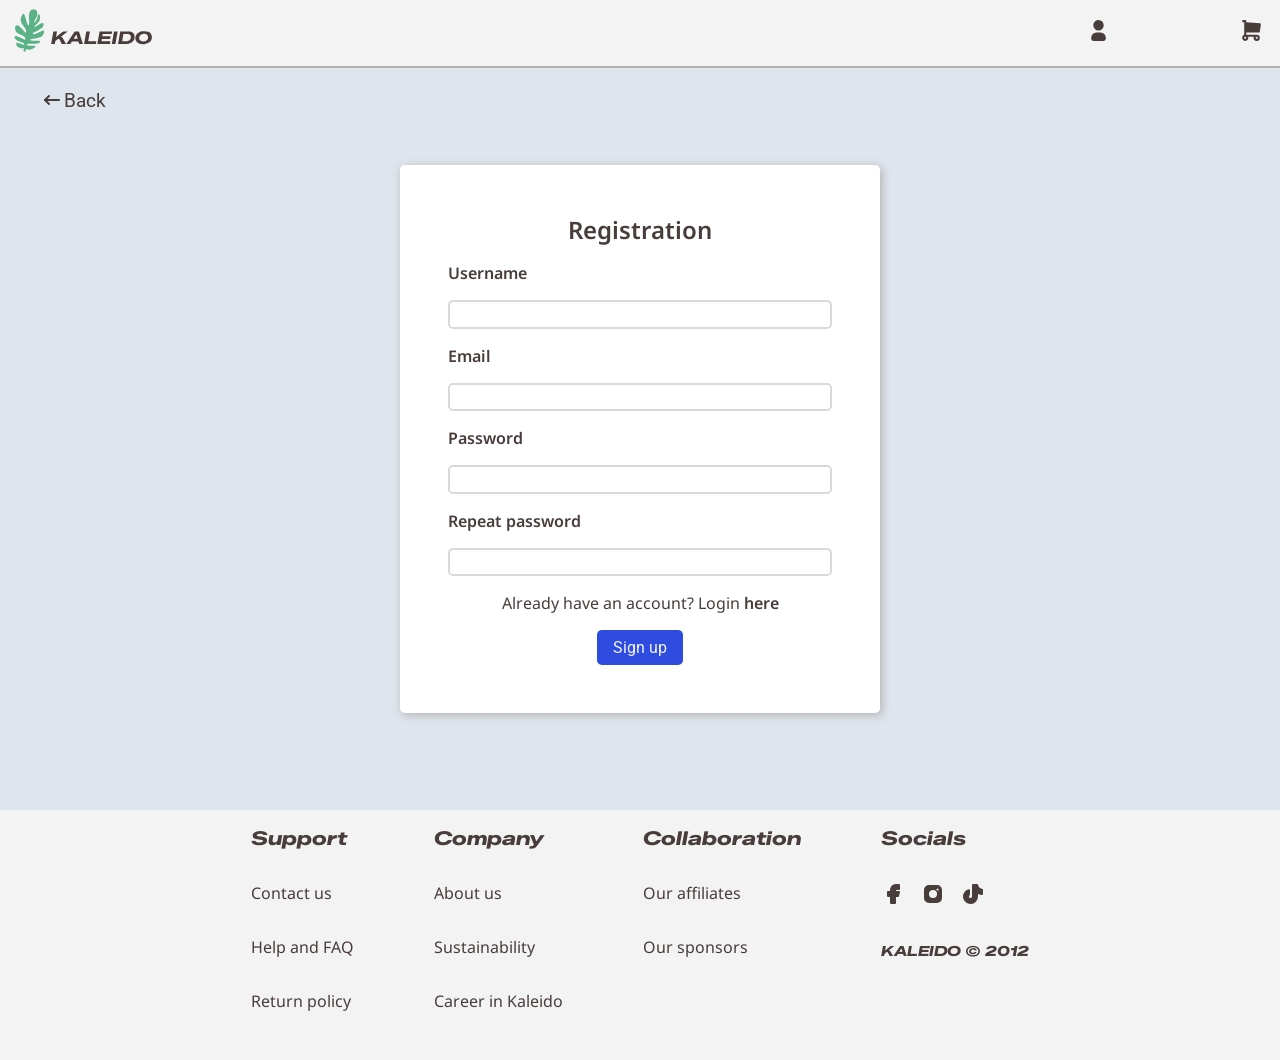
<file: account/register.html>
<!doctype html>
<html lang="en">
  <head>
    <meta charset="UTF-8" />
    <meta name="viewport" content="width=device-width, initial-scale=1.0" />
    <title>Kaleido.no | Register account</title>
    <link rel="stylesheet" href="../global.css" />
    <link rel="stylesheet" href="../variables.css" />
    <link rel="stylesheet" href="login.css" />
    <link
      rel="apple-touch-icon"
      sizes="180x180"
      href="../favicon/apple-touch-icon.png"
    />
    <link
      rel="icon"
      type="image/png"
      sizes="32x32"
      href="../favicon/favicon-32x32.png"
    />
    <link
      rel="icon"
      type="image/png"
      sizes="16x16"
      href="../favicon/favicon-16x16.png"
    />
    <link rel="manifest" href="../favicon/site.webmanifest" />
    <meta property="og:title" content="Kaleido.no | Register account" />
    <meta property="og:description" content="Register your account." />
    <meta
      property="og:image"
      content="https://ingermathildeeiklund.github.io/exam-project-1/images/hero-image.jpg"
    />
    <meta
      property="og:url"
      content="https://ingermathildeeiklund.github.io/exam-project-1/"
    />
  </head>
  <body>
    <header class="header">
      <a href="../index.html" aria-label="Kaleido home"
        ><img id="logo" src="../svgs/LOGO.svg" alt="Kaleido logo"
      /></a>
      <nav class="navigation" aria-label="main navigation">
        <div class="user-shoppingcart-wrapper">
          <a href="user.html" aria-label="User profile">
            <svg
              xmlns="http://www.w3.org/2000/svg"
              width="24"
              height="24"
              viewBox="0 0 24 24"
              fill="currentColor"
              class="user icon icon-tabler icons-tabler-filled icon-tabler-user"
            >
              <path stroke="none" d="M0 0h24v24H0z" fill="none" />
              <path
                d="M12 2a5 5 0 1 1 -5 5l.005 -.217a5 5 0 0 1 4.995 -4.783z"
              />
              <path
                d="M14 14a5 5 0 0 1 5 5v1a2 2 0 0 1 -2 2h-10a2 2 0 0 1 -2 -2v-1a5 5 0 0 1 5 -5h4z"
              />
            </svg>
          </a>
          <a class="cart-a" href="../cart/index.html" aria-label="Shoppingcart">
            <svg
              xmlns="http://www.w3.org/2000/svg"
              width="24"
              height="24"
              viewBox="0 0 24 24"
              fill="currentColor"
              class="shoppingcart icon icon-tabler icons-tabler-filled icon-tabler-shopping-cart"
            >
              <path stroke="none" d="M0 0h24v24H0z" fill="none" />
              <path
                d="M6 2a1 1 0 0 1 .993 .883l.007 .117v1.068l13.071 .935a1 1 0 0 1 .929 1.024l-.01 .114l-1 7a1 1 0 0 1 -.877 .853l-.113 .006h-12v2h10a3 3 0 1 1 -2.995 3.176l-.005 -.176l.005 -.176c.017 -.288 .074 -.564 .166 -.824h-5.342a3 3 0 1 1 -5.824 1.176l-.005 -.176l.005 -.176a3.002 3.002 0 0 1 1.995 -2.654v-12.17h-1a1 1 0 0 1 -.993 -.883l-.007 -.117a1 1 0 0 1 .883 -.993l.117 -.007h2zm0 16a1 1 0 1 0 0 2a1 1 0 0 0 0 -2m11 0a1 1 0 1 0 0 2a1 1 0 0 0 0 -2"
              />
            </svg>
          </a>
        </div>
        <button
          class="hamburger-menu hamburger-button"
          aria-label="Toggle navigation menu"
          aria-expanded="false"
          aria-controls="mobile-navigation"
        >
          <svg
            id="hamburger"
            xmlns="http://www.w3.org/2000/svg"
            width="24"
            height="24"
            viewBox="0 0 24 24"
            fill="none"
            stroke="currentColor"
            stroke-width="2"
            stroke-linecap="round"
            stroke-linejoin="round"
            class="icon icon-tabler icons-tabler-outline icon-tabler-menu-2"
          >
            <path stroke="none" d="M0 0h24v24H0z" fill="none" />
            <path d="M4 6l16 0" />
            <path d="M4 12l16 0" />
            <path d="M4 18l16 0" />
          </svg>
          <svg
            id="hamburger-close"
            xmlns="http://www.w3.org/2000/svg"
            width="24"
            height="24"
            viewBox="0 0 24 24"
            fill="none"
            stroke="currentColor"
            stroke-width="2"
            stroke-linecap="round"
            stroke-linejoin="round"
            class="hidden icon icon-tabler icons-tabler-outline icon-tabler-x"
          >
            <path stroke="none" d="M0 0h24v24H0z" fill="none" />
            <path d="M18 6l-12 12" />
            <path d="M6 6l12 12" />
          </svg>
        </button>
        <div class="mobile-navigation">
          <div class="icon-link-wrapper">
            <a href="user.html" aria-label="User profile">
              Profile
              <svg
                xmlns="http://www.w3.org/2000/svg"
                width="24"
                height="24"
                viewBox="0 0 24 24"
                fill="currentColor"
                class="user icon icon-tabler icons-tabler-filled icon-tabler-user"
              >
                <path stroke="none" d="M0 0h24v24H0z" fill="none" />
                <path
                  d="M12 2a5 5 0 1 1 -5 5l.005 -.217a5 5 0 0 1 4.995 -4.783z"
                />
                <path
                  d="M14 14a5 5 0 0 1 5 5v1a2 2 0 0 1 -2 2h-10a2 2 0 0 1 -2 -2v-1a5 5 0 0 1 5 -5h4z"
                />
              </svg>
            </a>
          </div>
          <div class="icon-link-wrapper">
            <a href="../cart/index.html" aria-label="shoppingcart">
              Shoppingcart
              <svg
                xmlns="http://www.w3.org/2000/svg"
                width="24"
                height="24"
                viewBox="0 0 24 24"
                fill="currentColor"
                class="shoppingcart icon icon-tabler icons-tabler-filled icon-tabler-shopping-cart"
              >
                <path stroke="none" d="M0 0h24v24H0z" fill="none" />
                <path
                  d="M6 2a1 1 0 0 1 .993 .883l.007 .117v1.068l13.071 .935a1 1 0 0 1 .929 1.024l-.01 .114l-1 7a1 1 0 0 1 -.877 .853l-.113 .006h-12v2h10a3 3 0 1 1 -2.995 3.176l-.005 -.176l.005 -.176c.017 -.288 .074 -.564 .166 -.824h-5.342a3 3 0 1 1 -5.824 1.176l-.005 -.176l.005 -.176a3.002 3.002 0 0 1 1.995 -2.654v-12.17h-1a1 1 0 0 1 -.993 -.883l-.007 -.117a1 1 0 0 1 .883 -.993l.117 -.007h2zm0 16a1 1 0 1 0 0 2a1 1 0 0 0 0 -2m11 0a1 1 0 1 0 0 2a1 1 0 0 0 0 -2"
                />
              </svg>
            </a>
          </div>
        </div>
      </nav>
    </header>
    <a href="#main-content" class="screen-reader-text">Skip to main content</a>
    <main id="main-content">
      <button id="back-button" aria-label="Go back to previous page">
        <svg
          xmlns="http://www.w3.org/2000/svg"
          width="24"
          height="24"
          viewBox="0 0 24 24"
          fill="none"
          stroke="currentColor"
          stroke-width="2"
          stroke-linecap="round"
          stroke-linejoin="round"
          class="icon icon-tabler icons-tabler-outline icon-tabler-arrow-narrow-left"
        >
          <path stroke="none" d="M0 0h24v24H0z" fill="none" />
          <path d="M5 12l14 0" />
          <path d="M5 12l4 4" />
          <path d="M5 12l4 -4" />
        </svg>
        Back
      </button>
      <div id="toast-container" aria-live="polite" aria-atomic="true"></div>
      <section class="section-smaller">
        <form id="registration-form" class="drop-shadow">
          <h1 id="registration-header">Registration</h1>
          <label for="username-registration-input"
            >Username

            <input type="text" id="username-registration-input" required />
          </label>

          <label for="email-registration-input"
            >Email

            <input type="email" id="email-registration-input" required />
            <p id="email-format-error" class="error-message hidden">
              Email format must be "@stud.noroff.no"
            </p>
          </label>

          <label for="password-registration-input"
            >Password
            <input type="password" id="password-registration-input" required />
            <p id="passwords-do-not-match" class="error-message hidden">
              Entered passwords do not match
            </p>
            <p id="passwords-length" class="error-message hidden">
              Password must be 8 characters or more
            </p>
          </label>

          <label for="password-repeat-registration-input"
            >Repeat password
            <input
              type="password"
              id="password-repeat-registration-input"
              required
            />
          </label>
          <h2 class="register-p">
            Already have an account? Login <a href="login.html"> here</a>
          </h2>
          <button type="submit" id="signup-button" class="blue">Sign up</button>
        </form>
      </section>
    </main>
    <footer id="footer">
      <div
        class="footer-navigation-wrapper"
        role="navigation"
        aria-label="footer navigation"
      >
        <div class="flex-column">
          <h3 class="footer-headings">Support</h3>
          <ul class="flex-column">
            <li><a href="../footerpages.html"> Contact us </a></li>
            <li><a href="../footerpages.html"> Help and FAQ </a></li>
            <li><a href="../footerpages.html"> Return policy </a></li>
          </ul>
        </div>
        <div class="flex-column">
          <h3 class="footer-headings">Company</h3>
          <ul class="flex-column">
            <li><a href="../footerpages.html"> About us </a></li>
            <li><a href="../footerpages.html"> Sustainability </a></li>
            <li><a href="../footerpages.html"> Career in Kaleido </a></li>
          </ul>
        </div>
        <div class="flex-column">
          <h3 class="footer-headings">Collaboration</h3>
          <ul class="flex-column">
            <li><a href="../footerpages.html"> Our affiliates </a></li>
            <li><a href="../footerpages.html"> Our sponsors </a></li>
          </ul>
        </div>
        <div class="flex-column">
          <h3 class="footer-headings">Socials</h3>
          <nav aria-label="Social media links">
            <ul class="flex-row">
              <li>
                <a
                  href="https://www.facebook.com/"
                  target="_blank"
                  rel="noopener noreferrer"
                  aria-label="Visit our Facebook page"
                  ><svg
                    xmlns="http://www.w3.org/2000/svg"
                    width="24"
                    height="24"
                    viewBox="0 0 24 24"
                    fill="currentColor"
                    class="icon icon-tabler icons-tabler-filled icon-tabler-brand-facebook"
                  >
                    <path stroke="none" d="M0 0h24v24H0z" fill="none" />
                    <path
                      d="M18 2a1 1 0 0 1 .993 .883l.007 .117v4a1 1 0 0 1 -.883 .993l-.117 .007h-3v1h3a1 1 0 0 1 .991 1.131l-.02 .112l-1 4a1 1 0 0 1 -.858 .75l-.113 .007h-2v6a1 1 0 0 1 -.883 .993l-.117 .007h-4a1 1 0 0 1 -.993 -.883l-.007 -.117v-6h-2a1 1 0 0 1 -.993 -.883l-.007 -.117v-4a1 1 0 0 1 .883 -.993l.117 -.007h2v-1a6 6 0 0 1 5.775 -5.996l.225 -.004h3z"
                    />
                  </svg>
                </a>
              </li>
              <li>
                <a
                  href="https://www.instagram.com/"
                  target="_blank"
                  rel="noopener noreferrer"
                  aria-label="Visit our Instagram page"
                  ><svg
                    xmlns="http://www.w3.org/2000/svg"
                    width="24"
                    height="24"
                    viewBox="0 0 24 24"
                    fill="currentColor"
                    class="icon icon-tabler icons-tabler-filled icon-tabler-brand-instagram"
                  >
                    <path stroke="none" d="M0 0h24v24H0z" fill="none" />
                    <path
                      d="M16 3a5 5 0 0 1 5 5v8a5 5 0 0 1 -5 5h-8a5 5 0 0 1 -5 -5v-8a5 5 0 0 1 5 -5zm-4 5a4 4 0 0 0 -3.995 3.8l-.005 .2a4 4 0 1 0 4 -4m4.5 -1.5a1 1 0 0 0 -.993 .883l-.007 .127a1 1 0 0 0 1.993 .117l.007 -.127a1 1 0 0 0 -1 -1"
                    />
                  </svg>
                </a>
              </li>
              <li>
                <a
                  href="https://www.tiktok.com/"
                  target="_blank"
                  rel="noopener noreferrer"
                  aria-label="Visit our TikTok page"
                  ><svg
                    xmlns="http://www.w3.org/2000/svg"
                    width="24"
                    height="24"
                    viewBox="0 0 24 24"
                    fill="currentColor"
                    class="icon icon-tabler icons-tabler-filled icon-tabler-brand-tiktok"
                  >
                    <path stroke="none" d="M0 0h24v24H0z" fill="none" />
                    <path
                      d="M16.083 2h-4.083a1 1 0 0 0 -1 1v11.5a1.5 1.5 0 1 1 -2.519 -1.1l.12 -.1a1 1 0 0 0 .399 -.8v-4.326a1 1 0 0 0 -1.23 -.974a7.5 7.5 0 0 0 1.73 14.8l.243 -.005a7.5 7.5 0 0 0 7.257 -7.495v-2.7l.311 .153c1.122 .53 2.333 .868 3.59 .993a1 1 0 0 0 1.099 -.996v-4.033a1 1 0 0 0 -.834 -.986a5.005 5.005 0 0 1 -4.097 -4.096a1 1 0 0 0 -.986 -.835z"
                    />
                  </svg>
                </a>
              </li>
            </ul>
          </nav>
          <p id="copyright">KALEIDO &copy; 2012</p>
        </div>
      </div>
    </footer>
    <script type="module" src="register.js"></script>
    <script type="module" src="../header.js"></script>
    <script type="module" src="../messages.js"></script>
  </body>
</html>
</file>
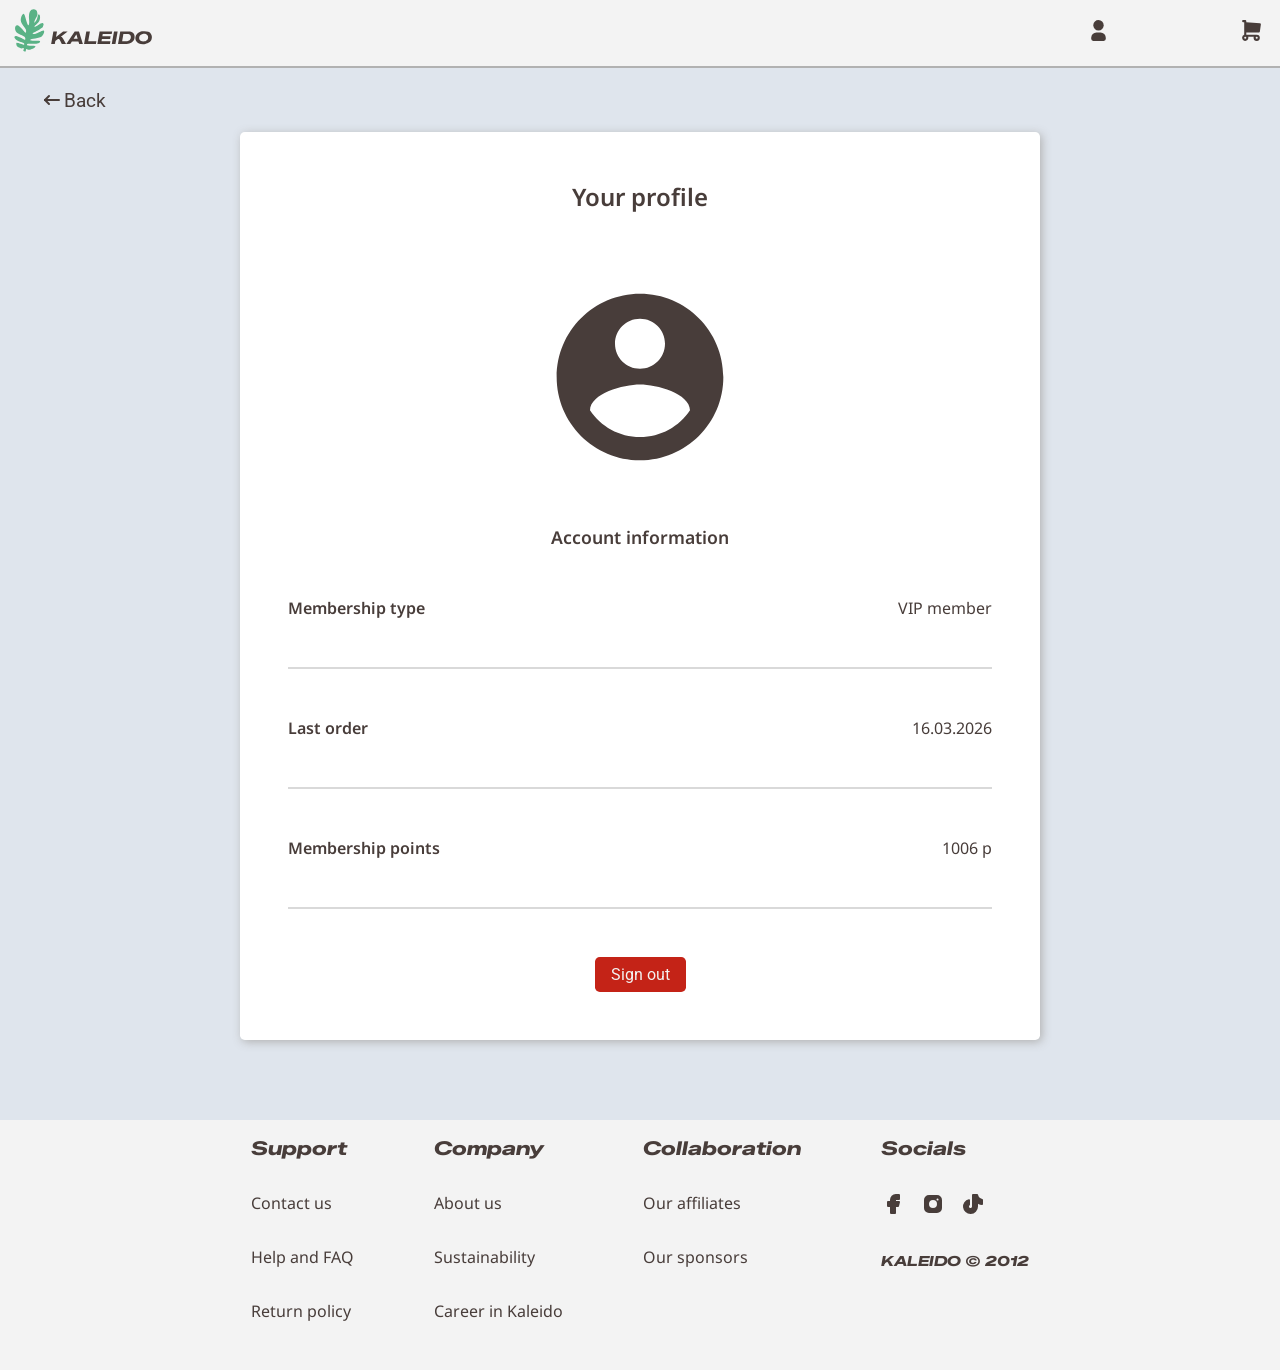
<file: account/user.html>
<!doctype html>
<html lang="en">
  <head>
    <meta charset="UTF-8" />
    <meta name="viewport" content="width=device-width, initial-scale=1.0" />
    <title>Kaleido.no | Your profile</title>
    <link rel="stylesheet" href="../global.css" />
    <link rel="stylesheet" href="../variables.css" />
    <link rel="stylesheet" href="user.css" />
    <link
      rel="apple-touch-icon"
      sizes="180x180"
      href="../favicon/apple-touch-icon.png"
    />
    <link
      rel="icon"
      type="image/png"
      sizes="32x32"
      href="../favicon/favicon-32x32.png"
    />
    <link
      rel="icon"
      type="image/png"
      sizes="16x16"
      href="../favicon/favicon-16x16.png"
    />
    <link rel="manifest" href="../favicon/site.webmanifest" />
    <meta property="og:title" content="Kaleido.no | Your profile page" />
    <meta property="og:description" content="Your user profile page." />
    <meta
      property="og:image"
      content="https://ingermathildeeiklund.github.io/exam-project-1/images/hero-image.jpg"
    />
    <meta
      property="og:url"
      content="https://ingermathildeeiklund.github.io/exam-project-1/"
    />
  </head>
  <body>
    <header class="header">
      <a href="../index.html" aria-label="Kaleido home"
        ><img id="logo" src="../svgs/LOGO.svg" alt="Kaleido logo"
      /></a>
      <nav class="navigation" aria-label="main navigation">
        <div class="user-shoppingcart-wrapper">
          <a href="user.html" aria-label="User profile">
            <svg
              xmlns="http://www.w3.org/2000/svg"
              width="24"
              height="24"
              viewBox="0 0 24 24"
              fill="currentColor"
              class="user icon icon-tabler icons-tabler-filled icon-tabler-user"
            >
              <path stroke="none" d="M0 0h24v24H0z" fill="none" />
              <path
                d="M12 2a5 5 0 1 1 -5 5l.005 -.217a5 5 0 0 1 4.995 -4.783z"
              />
              <path
                d="M14 14a5 5 0 0 1 5 5v1a2 2 0 0 1 -2 2h-10a2 2 0 0 1 -2 -2v-1a5 5 0 0 1 5 -5h4z"
              />
            </svg>
          </a>
          <a class="cart-a" href="../cart/index.html" aria-label="Shoppingcart">
            <svg
              xmlns="http://www.w3.org/2000/svg"
              width="24"
              height="24"
              viewBox="0 0 24 24"
              fill="currentColor"
              class="shoppingcart icon icon-tabler icons-tabler-filled icon-tabler-shopping-cart"
            >
              <path stroke="none" d="M0 0h24v24H0z" fill="none" />
              <path
                d="M6 2a1 1 0 0 1 .993 .883l.007 .117v1.068l13.071 .935a1 1 0 0 1 .929 1.024l-.01 .114l-1 7a1 1 0 0 1 -.877 .853l-.113 .006h-12v2h10a3 3 0 1 1 -2.995 3.176l-.005 -.176l.005 -.176c.017 -.288 .074 -.564 .166 -.824h-5.342a3 3 0 1 1 -5.824 1.176l-.005 -.176l.005 -.176a3.002 3.002 0 0 1 1.995 -2.654v-12.17h-1a1 1 0 0 1 -.993 -.883l-.007 -.117a1 1 0 0 1 .883 -.993l.117 -.007h2zm0 16a1 1 0 1 0 0 2a1 1 0 0 0 0 -2m11 0a1 1 0 1 0 0 2a1 1 0 0 0 0 -2"
              />
            </svg>
          </a>
        </div>
        <button
          class="hamburger-menu hamburger-button"
          aria-label="Toggle navigation menu"
          aria-expanded="false"
          aria-controls="mobile-navigation"
        >
          <svg
            id="hamburger"
            xmlns="http://www.w3.org/2000/svg"
            width="24"
            height="24"
            viewBox="0 0 24 24"
            fill="none"
            stroke="currentColor"
            stroke-width="2"
            stroke-linecap="round"
            stroke-linejoin="round"
            class="icon icon-tabler icons-tabler-outline icon-tabler-menu-2"
          >
            <path stroke="none" d="M0 0h24v24H0z" fill="none" />
            <path d="M4 6l16 0" />
            <path d="M4 12l16 0" />
            <path d="M4 18l16 0" />
          </svg>
          <svg
            id="hamburger-close"
            xmlns="http://www.w3.org/2000/svg"
            width="24"
            height="24"
            viewBox="0 0 24 24"
            fill="none"
            stroke="currentColor"
            stroke-width="2"
            stroke-linecap="round"
            stroke-linejoin="round"
            class="hidden icon icon-tabler icons-tabler-outline icon-tabler-x"
          >
            <path stroke="none" d="M0 0h24v24H0z" fill="none" />
            <path d="M18 6l-12 12" />
            <path d="M6 6l12 12" />
          </svg>
        </button>
        <div class="mobile-navigation">
          <div class="icon-link-wrapper">
            <a href="user.html" aria-label="User profile">
              Profile
              <svg
                xmlns="http://www.w3.org/2000/svg"
                width="24"
                height="24"
                viewBox="0 0 24 24"
                fill="currentColor"
                class="user icon icon-tabler icons-tabler-filled icon-tabler-user"
              >
                <path stroke="none" d="M0 0h24v24H0z" fill="none" />
                <path
                  d="M12 2a5 5 0 1 1 -5 5l.005 -.217a5 5 0 0 1 4.995 -4.783z"
                />
                <path
                  d="M14 14a5 5 0 0 1 5 5v1a2 2 0 0 1 -2 2h-10a2 2 0 0 1 -2 -2v-1a5 5 0 0 1 5 -5h4z"
                />
              </svg>
            </a>
          </div>
          <div class="icon-link-wrapper">
            <a href="../cart/index.html" aria-label="shoppingcart">
              Shoppingcart
              <svg
                xmlns="http://www.w3.org/2000/svg"
                width="24"
                height="24"
                viewBox="0 0 24 24"
                fill="currentColor"
                class="shoppingcart icon icon-tabler icons-tabler-filled icon-tabler-shopping-cart"
              >
                <path stroke="none" d="M0 0h24v24H0z" fill="none" />
                <path
                  d="M6 2a1 1 0 0 1 .993 .883l.007 .117v1.068l13.071 .935a1 1 0 0 1 .929 1.024l-.01 .114l-1 7a1 1 0 0 1 -.877 .853l-.113 .006h-12v2h10a3 3 0 1 1 -2.995 3.176l-.005 -.176l.005 -.176c.017 -.288 .074 -.564 .166 -.824h-5.342a3 3 0 1 1 -5.824 1.176l-.005 -.176l.005 -.176a3.002 3.002 0 0 1 1.995 -2.654v-12.17h-1a1 1 0 0 1 -.993 -.883l-.007 -.117a1 1 0 0 1 .883 -.993l.117 -.007h2zm0 16a1 1 0 1 0 0 2a1 1 0 0 0 0 -2m11 0a1 1 0 1 0 0 2a1 1 0 0 0 0 -2"
                />
              </svg>
            </a>
          </div>
        </div>
      </nav>
    </header>
    <a href="#main-content" class="screen-reader-text">Skip to main content</a>
    <main id="main-content">
      <button id="back-button" aria-label="Go back to previous page">
        <svg
          aria-hidden="true"
          xmlns="http://www.w3.org/2000/svg"
          width="24"
          height="24"
          viewBox="0 0 24 24"
          fill="none"
          stroke="currentColor"
          stroke-width="2"
          stroke-linecap="round"
          stroke-linejoin="round"
          class="icon icon-tabler icons-tabler-outline icon-tabler-arrow-narrow-left"
        >
          <path stroke="none" d="M0 0h24v24H0z" fill="none" />
          <path d="M5 12l14 0" />
          <path d="M5 12l4 4" />
          <path d="M5 12l4 -4" />
        </svg>
        Back
      </button>
      <section>
        <div id="user-wrapper" class="drop-shadow">
          <h1>Your profile</h1>

          <svg
            id="user-img"
            role="img"
            aria-label="User avatar"
            xmlns="http://www.w3.org/2000/svg"
            fill="#483D3A"
            width="800px"
            height="800px"
            viewBox="0 0 24 24"
          >
            <path
              d="M12 2C6.48 2 2 6.48 2 12s4.48 10 10 10 10-4.48 10-10S17.52 2 12 2zm0 3c1.66 0 3 1.34 3 3s-1.34 3-3 3-3-1.34-3-3 1.34-3 3-3zm0 14.2c-2.5 0-4.71-1.28-6-3.22.03-1.99 4-3.08 6-3.08 1.99 0 5.97 1.09 6 3.08-1.29 1.94-3.5 3.22-6 3.22z"
            />
          </svg>
          <h2 class="account-information">Account information</h2>
          <div class="flex-row-spacing">
            <p class="bold">Membership type</p>
            <p>VIP member</p>
          </div>
          <hr class="separate" />
          <div class="flex-row-spacing">
            <p class="bold">Last order</p>
            <p>16.03.2026</p>
          </div>
          <hr class="separate" />
          <div class="flex-row-spacing">
            <p class="bold">Membership points</p>
            <p>1006 p</p>
          </div>
          <hr class="separate" />
          <button id="sign-out-button" class="red">Sign out</button>
        </div>
      </section>
    </main>
    <footer id="footer">
      <div
        class="footer-navigation-wrapper"
        role="navigation"
        aria-label="footer navigation"
      >
        <div class="flex-column">
          <h3 class="footer-headings">Support</h3>
          <ul class="flex-column">
            <li><a href="/footerpages.html"> Contact us </a></li>
            <li><a href="/footerpages.html"> Help and FAQ </a></li>
            <li><a href="/footerpages.html"> Return policy </a></li>
          </ul>
        </div>
        <div class="flex-column">
          <h3 class="footer-headings">Company</h3>
          <ul class="flex-column">
            <li><a href="/footerpages.html"> About us </a></li>
            <li><a href="/footerpages.html"> Sustainability </a></li>
            <li><a href="/footerpages.html"> Career in Kaleido </a></li>
          </ul>
        </div>
        <div class="flex-column">
          <h3 class="footer-headings">Collaboration</h3>
          <ul class="flex-column">
            <li><a href="/footerpages.html"> Our affiliates </a></li>
            <li><a href="/footerpages.html"> Our sponsors </a></li>
          </ul>
        </div>
        <div class="flex-column">
          <h3 class="footer-headings">Socials</h3>
          <nav aria-label="Social media links">
            <ul class="flex-row">
              <li>
                <a
                  href="https://www.facebook.com/"
                  target="_blank"
                  rel="noopener noreferrer"
                  aria-label="Visit our Facebook page"
                  ><svg
                    xmlns="http://www.w3.org/2000/svg"
                    width="24"
                    height="24"
                    viewBox="0 0 24 24"
                    fill="currentColor"
                    class="icon icon-tabler icons-tabler-filled icon-tabler-brand-facebook"
                  >
                    <path stroke="none" d="M0 0h24v24H0z" fill="none" />
                    <path
                      d="M18 2a1 1 0 0 1 .993 .883l.007 .117v4a1 1 0 0 1 -.883 .993l-.117 .007h-3v1h3a1 1 0 0 1 .991 1.131l-.02 .112l-1 4a1 1 0 0 1 -.858 .75l-.113 .007h-2v6a1 1 0 0 1 -.883 .993l-.117 .007h-4a1 1 0 0 1 -.993 -.883l-.007 -.117v-6h-2a1 1 0 0 1 -.993 -.883l-.007 -.117v-4a1 1 0 0 1 .883 -.993l.117 -.007h2v-1a6 6 0 0 1 5.775 -5.996l.225 -.004h3z"
                    />
                  </svg>
                </a>
              </li>
              <li>
                <a
                  href="https://www.instagram.com/"
                  target="_blank"
                  rel="noopener noreferrer"
                  aria-label="Visit our Instagram page"
                  ><svg
                    xmlns="http://www.w3.org/2000/svg"
                    width="24"
                    height="24"
                    viewBox="0 0 24 24"
                    fill="currentColor"
                    class="icon icon-tabler icons-tabler-filled icon-tabler-brand-instagram"
                  >
                    <path stroke="none" d="M0 0h24v24H0z" fill="none" />
                    <path
                      d="M16 3a5 5 0 0 1 5 5v8a5 5 0 0 1 -5 5h-8a5 5 0 0 1 -5 -5v-8a5 5 0 0 1 5 -5zm-4 5a4 4 0 0 0 -3.995 3.8l-.005 .2a4 4 0 1 0 4 -4m4.5 -1.5a1 1 0 0 0 -.993 .883l-.007 .127a1 1 0 0 0 1.993 .117l.007 -.127a1 1 0 0 0 -1 -1"
                    />
                  </svg>
                </a>
              </li>
              <li>
                <a
                  href="https://www.tiktok.com/"
                  target="_blank"
                  rel="noopener noreferrer"
                  aria-label="Visit our TikTok page"
                  ><svg
                    xmlns="http://www.w3.org/2000/svg"
                    width="24"
                    height="24"
                    viewBox="0 0 24 24"
                    fill="currentColor"
                    class="icon icon-tabler icons-tabler-filled icon-tabler-brand-tiktok"
                  >
                    <path stroke="none" d="M0 0h24v24H0z" fill="none" />
                    <path
                      d="M16.083 2h-4.083a1 1 0 0 0 -1 1v11.5a1.5 1.5 0 1 1 -2.519 -1.1l.12 -.1a1 1 0 0 0 .399 -.8v-4.326a1 1 0 0 0 -1.23 -.974a7.5 7.5 0 0 0 1.73 14.8l.243 -.005a7.5 7.5 0 0 0 7.257 -7.495v-2.7l.311 .153c1.122 .53 2.333 .868 3.59 .993a1 1 0 0 0 1.099 -.996v-4.033a1 1 0 0 0 -.834 -.986a5.005 5.005 0 0 1 -4.097 -4.096a1 1 0 0 0 -.986 -.835z"
                    />
                  </svg>
                </a>
              </li>
            </ul>
          </nav>
          <p id="copyright">KALEIDO &copy; 2012</p>
        </div>
      </div>
    </footer>
    <script type="module" src="../header.js"></script>
    <script type="module" src="../messages.js"></script>
    <script type="module" src="user.js"></script>
  </body>
</html>
</file>
<file: global.css>
* {
  margin: 0;
  padding: 0;
  box-sizing: border-box;
}
body {
  background-color: var(--background);
  display: flex;
  flex-direction: column;
  min-height: 100vh;
}
h1,
h2,
h3,
h4,
p,
a,
label, dl, dd,legend {
  font-family: var(--headings-paragraphs);
  color: var(--text);
  font-weight: 600;
}

#hero-image {
  width: 100%;
  height: 300px;
  object-fit: cover;
  object-position: 55% 50%;
  display: block;
}
.hero-image-wrapper {
position: relative;
width: 100%;
overflow: hidden;
}

.image-overlay {
position: absolute;
top: 0;
right: 0;
width: 100%;
height: 100%;
background:linear-gradient(to left, rgba(0, 0, 0, 1) 0%, rgba(0, 0, 0, 0) 99%);
z-index: 10;
}
.hero-section {
  position: relative;
  display: flex;
}
#hero-image-text {
  position: absolute;
  font-weight: 500; 
  font-family: var(--logo-font);
  font-size: 1.3rem;
  color: white;
  z-index: 20;
  top: 80%;
  bottom: 20%;
  right: 5%;
}
section {
  width: 100%;
  margin: 0 auto;
  padding: 0;
  display: block;
}
.section-smaller {
    width: 100%;
  margin: 0 auto;
  padding: 0;
  display: block;
  max-width: 30rem;
}
.section-medium {
  width: 100%;
  margin: 0 auto;
  padding: 0;
  display: block;
  max-width: 80rem;
}
p, dl, dd {
  font-weight: 400;
}
body {
  background-color: var(--background);
}
main {
  margin-inline: 1rem;
  display: flex;
  flex-direction: column;
  align-items: center;
  justify-content: center;
  margin-top: 2rem;
  margin-bottom: 5rem;
  min-height: 70vh;
}
.screen-reader-text {
  position: absolute;
  left: -9999px;
  z-index: 9999;
  padding: 1rem;
  background-color: black;
  color: white;
  opacity: 0;
}
.skip-to-main-content-link:focus {
  left: 50%;
  transform: translateX(-50%);
  opacity: 1;
}
.padding {
  padding-bottom: 0.5rem;
}
.margin {
  margin-bottom: 0.5rem;
}
.drop-shadow {
  filter: drop-shadow(2px 2px 5px var(--dark-gray));
}
.hamburger-button {
  color: inherit;
  background-color: transparent
}
#products-wrapper {
  display: grid;
  grid-template-columns: 1fr 1fr;
  grid-template-rows: auto;
  gap: 1rem;
  max-width: 80rem;
  margin: 0 auto;
  margin-bottom: 10rem;
}
#our-products {
  grid-column: span 2;
}
#highest-reviewed-products {
  font-size: 1.5rem;
  display: flex;
  justify-content: center;
  align-items: center;
  margin-bottom: 2rem;
}
.sale {
  color: var(--sale-price);
  font-weight: 600;
}
.strike {
  text-decoration: line-through;
  font-size: 1rem;
}
.price {
  font-weight: 600;
  font-size: 1rem;
}

.bold {
  font-weight: 800;
}
.price-wrapper {
  display: flex;
  flex-direction: column;
  gap: 0.2rem;
}

.card {
  background-color: white;
  border-radius: 0.3rem;
  filter: drop-shadow(2px 2px 5px var(--dark-gray));
  cursor: pointer;
  height: 100%;
  display: flex;
  flex-direction: column;
  position: relative;
  transition: transform 0.3s ease;
}
.card:hover {
  transform: scale(1.05);
}
.card-carousel {
  background-color: white;
  border-radius: 0.3rem;
  filter: drop-shadow(2px 2px 5px var(--dark-gray));
  cursor: pointer;
  position: relative;
  display: flex;
  flex-direction: column;
  transition: transform 0.3s ease;
}
.product-name {
  font-size: 1.1rem;
  font-weight: 600;
}
.card-carousel:hover {
  transform: scale(1.05);
}
.star {
  width: 15px;
  height: 15px;
  background-color: var(--buttons-text);

}
.rating {
  position: absolute;
  background-color: var(--blue);
  color: white;
  border-radius: 0.3rem;
  display: flex;
  justify-content: center;
  gap: 0.5rem;
  align-items: center;
  font-weight: 400;
  padding-inline: 0.8rem;
  padding-block: 0.3rem;
  top: 0.5rem;
  left: -0.3rem;
  font-family: 'Roboto';
}
.flex-row-spacing {
  display: flex;
  flex-direction: row;
  justify-content: space-between;
}

.card-img-wrapper {
  width: 100%;
  aspect-ratio: 1;
  overflow: hidden;
  border-top-left-radius: 0.3rem;
  border-top-right-radius: 0.3rem;
  flex-shrink: 0;
}

.card-img-wrapper img {
  width: 100%;
  height: 100%;
  object-fit: cover;
  object-position: center;
}
.card-info-wrapper {
  display: flex;
  flex-direction: column;
  justify-content: space-between;
  gap: 1rem;
  padding: 0.5rem;
  flex-grow: 1;
}
.price-wrapper {
  margin-top: auto;
  width: 100%;
}


.pagination {
display: grid;
grid-template-columns: 1fr 1fr;
grid-template-rows: 1fr 1fr;
gap: 1rem;
margin-bottom: 5rem;
  max-width: 60rem;
  margin: 0 auto;
}
#carousel-wrapper {
  display: grid;
  grid-template-columns: 1fr 1fr;
  grid-auto-rows: 1fr;
  gap: 1rem;
  transition: opacity 0.3s ease-in-out;
  grid-column: 1 / -1;
  order: 1;
}
#prev-button {
  order: 2;
  height: fit-content;
}
#next-button {
  order:3;
  height: fit-content;
}
.line {
  margin-block: 1rem;
  border: 1px solid var(--gray);
}
.bold {
  font-weight: 600;
}
fieldset {
  border: none;
}
legend {
  margin-bottom: 1rem;
}
#prev-button {
  background-color: inherit;
}
#next-button {
  background-color: inherit;
}

ul.breadcrumbs {
  padding: 0.8rem 1rem;
  list-style: none;
  background-color: transparent;
  margin-bottom: 2rem;
}
ul.breadcrumbs li {
  display: inline;
  font-size: 1rem;
}
ul.breadcrumbs li+li:before {
  padding: 0.5rem;
  color: var(--text);
  content: "/\00a0";
}
ul.breadcrumbs li a {
  color: var(--text);
  text-decoration: none;
}

ul.breadcrumbs li a:hover {
  text-decoration: underline;
}
.current-page {
  font-weight: 800;
}

button {
  font-family: var(--buttons);
  color: var(--button-text);
  font-weight: 400;
  font-size: 1rem;
  padding-inline: 1rem;
  padding-block: 0.5rem;
  border-radius: 0.3rem;
  border: none;
  cursor: pointer;
}

button.blue:focus, button.gray:focus {
  outline: 3px solid var(--outline);
  outline-offset: 3px;
}

.icon-button-flex {
  display: flex;
  flex-direction: row;
  justify-content: center;
  align-items: center;
  gap: 0.5rem;
}
.icon-on-button {
  color: var(--button-text) !important;
}
input {
  border: solid 2px;
  font-family: 'Roboto';
  color: var(--text);
  font-weight: 600;
  border-color: var(--gray);
  border-radius: 0.3rem;
  padding-inline: 1rem;
  padding-block: 0.3rem;
  max-width: 100%;
  box-sizing: border-box;
}
input:focus {
  outline: 3px solid var(--outline);
  outline-offset: 1px;
}

.icon {
  color: var(--text);
}
li {
  list-style-type: none;
  padding: 0;
  margin: 0;
}
ul {
  padding: 0;
  margin: 0;
}
a {
  text-decoration: none;
  color: inherit;
}
.blue {
  background-color: var(--blue);
}

.gray {
  background-color: var(--gray-button);
}
.blue:hover {
  background-color: var(--blue-hover);
}
.gray:hover {
  background-color: var(--gray-button-hover);
}

h1 {
  font-size: 1.25rem;
  margin-bottom: 1rem; 
}
h2, legend {
  font-size: 1.2rem;
}
h3 {
  font-size: 1.1rem;
}
p {
  font-size: 0.875rem; 
}
.visible {
  display: block;
}

.hidden {
  display: none;
}
#back-button {
  background-color: transparent;
  display: flex;
  justify-content: center;
  align-items: center;
  color: var(--text);
  font-size: clamp(1rem, 2.5vw, 1.2rem);
  position: absolute;
  top: 5rem;
  left: 1.5rem;
}

.flex-column {
  display: flex;
  flex-direction: column;
  gap: 2rem;
  padding-bottom: 1rem;
}

.flex-row {
  display: flex;
  flex-direction: row;
  gap: 1rem;
}

.sr-only {
  position: absolute;
  width: 1px;
  height: 1px;
  padding: 0;
  margin: -1px;
  overflow: hidden;
  clip: rect(0, 0, 0, 0);
  white-space: nowrap;
  border-width: 0;
}


#logo {
  width: clamp(80px, 70vw, 150px);
}

.cart-items {
  border-radius: 50%;
  background-color: var(--main-color);
  height: 12px;
  width: 12px;
  position: absolute;
  top: 0;
  right: 0;
}
.cart-a {
  position: relative;
}
.user-shoppingcart-wrapper {
  display: none;
}
.user, .shoppingcart {
  color: var(--text);
}
.header {
  display: flex;
  justify-content: space-between;
  border-bottom: 2px solid var(--dark-gray);
  background-color: var(--light-gray);
  position: relative;
  z-index: 200;
}
.navigation {
  display: flex;
  justify-content: center;
  align-items: center;
  margin-right: 1rem;
}
.mobile-navigation {
  display: flex;
  flex-direction: column;
  background-color: var(--gray);
  width: 100%;
  height: fit-content;
  position: absolute;
  right: 0%;
  top: 4rem;
  border-bottom: 2px solid var(--dark-gray);
  gap: 2rem;
  padding-block: 1.5rem;
  z-index: 98;
  visibility: hidden;
  pointer-events: none;
}
.mobile-navigation.active {
  right: 0;
  visibility: visible;
  pointer-events: auto;
  animation-name: slideIn;
  animation-duration: 0.2s;
  animation-fill-mode:none;
}
@keyframes slideIn {
  0% {
    right: -100%;
    opacity: 0;
  }
  100% {
    right: 0;
    opacity: 1;
  }
}
.mobile-navigation a {
  color: var(--text);
  position: relative;
}

.user-shoppingcart-wrapper-mobile {
  display: flex;
  flex-direction: column;
  margin-block: 2rem;
  gap: 2rem;
  margin-block: 1rem;
}
.icon-link-wrapper a {
  display: flex;
  flex-direction: row;
  justify-content: end;
  gap: 3rem;
  margin-right: 1rem;
}

#footer {
  background-color: var(--light-gray);
  display: flex;
  justify-content: space-evenly;
  padding: 1rem;
  justify-content: left;
  flex-direction: column;
}

#footer a {
  color: var(--text);
  font-weight: 400;
}
.footer-headings {
  font-family: var(--logo-font);
  font-style: italic;
  font-weight: 800;
}

#copyright {
  font-family: var(--logo-font);
  font-size: 0.875rem;
  font-weight: 800;
  font-style: italic;
}
#toast-container {
  position: fixed;
  top:4.5rem;
  right: 0.2rem;
  display: flex;
  flex-direction: column;
  gap: 10px;
  z-index: 1000;
}
.toast {
  padding: 15px 20px;
  border-radius: 5px;
  font-family: 'Roboto','Arial';
  display:flex;
  justify-content: center;
  align-items: center;
  gap: 1rem;
  flex-direction: row-reverse;
  box-shadow: 0 4px 8px rgba(0, 0, 0, 0.2);
  opacity: 1;
  transition: opacity 0.5s, transform 0.5s;
}
.toast.success {
  color: var(--text-success);
  background-color: var(--background-success);
}
.toast.error {
  color: var(--text-error);
  background-color: var(--background-error);
}
.toast.warning {
  color: var(--text-warning);
  background-color: var(--background-warning);
}
.toast-icon {
  height: clamp(2rem, 2.5vw, 2.5rem);
  display: flex;
  justify-content: center;
  align-items: center;
}
.toast-icon img {
  color: inherit !important;
}
.toast-icon-success {
  color:var(--text-success);
}
.toast-icon-error {
  color: var(--text-error);
}
.toast-icon-warning {
  color: var(--text-warning);
}

#company-info-wrapper {
background-color: white;
margin-top: 3rem;
border-radius: 0.3rem;
padding: 1rem;
display: flex;
flex-direction: column
}
.question {
  font-weight: 700;
  margin-bottom: 1rem;
}
.margin-bottom {
  margin-bottom: 2rem;
}
.margin-block {
  margin-block: 2rem;
}
#kaleido-logo {
  width: 200px;
  width: 200px;
  margin: 0 auto;
}

.spinner{
  border: 4px solid var(--main-color);
  width: 50px;
  height: 50px;
  border-radius: 50%;
  border-left-color: transparent;
  animation: spin 1s ease-in-out infinite;
  position:fixed;
  top: 50%;
  left: 50%;
  z-index: 999999;
  margin-bottom: 3rem;
}

@keyframes spin {
0% {
  transform: translate(-50%, -50%) rotate(0deg);
}100%{
  transform: translate(-50%, -50%) rotate(360deg);
}
} 


@media (min-width: 768px) {
  h1 {
    font-size: 1.5rem;
    
  }
  h2, legend {
    font-size: 1.5rem;
  }
  h3 {
    font-size: 1.2rem;
  }
  
  p {
    font-size: 1rem;
  }
  .grid {
    grid-template-columns: 1fr 1fr 1fr;
    gap: 3rem;
  }
  .product-name {
  font-size: 1.2rem;
  font-weight: 600;
}
ul.breadcrumbs li {
  font-size: 1.2rem;
}
#company-info-wrapper {
padding: 3rem;
}
#hero-image-text {
  font-weight: 600; 
  font-size: 2rem;
}
section {
  width: 100%;
  margin: 0 auto;
  padding: 0;
  display: block;
}
#kaleido-logo {
  width: 300px;
  width: 300px;

}
#hero-image {
  height: 400px;
}
.pagination {
display: grid;
grid-template-columns: 40px 1fr 40px;
grid-template-rows: auto;
gap: 1rem;
  margin: 0 auto;
}

#carousel-wrapper {
  grid-column: span 1;
}
#prev-button {
  order: 1;
  height:auto;
}
.carousel-wrapper {
  order: 2;
}
#next-button {
  order: 3;
  height:auto;
}

  #logo {
    width: clamp(90px, 70vw, 160px);
  }
  .user,
  .shoppingcart {
    width: 25px;
    height: 25px;
  }

  .user-shoppingcart-wrapper {
    display: flex;
    flex-direction: row;
    align-items: center;
    gap: 8rem;
  }
  .hamburger-menu {
    display: none;
  }


  .footer-navigation-wrapper {
    display: flex;
    flex-direction: row;
    gap: 5rem;
  }
  #footer {
    flex-direction: row;
    justify-content: center;
    gap: 10rem;
  }
  #products-wrapper {
    grid-template-columns: 1fr 1fr;
    gap: 3rem;
  }

  main {
    margin-inline: 10rem;
  }
  .padding {
    padding-bottom: 1rem;
  }
  .margin {
    margin: 1rem;
  }
  #carousel-wrapper {
  grid-template-columns: 1fr 1fr 1fr;
}
#highest-reviewed-products {
  font-size: 1.6rem;
}
.sale {
  font-size: 1rem;
  font-weight: 600;
}
.strike {
  text-decoration: line-through;
  font-size: 1rem;
}
.price {
  font-weight: 600;
  font-size: 1rem;
}
.price-wrapper {
  flex-direction: row;
  gap: 1rem;
}

}

@media (min-width: 1440px) {
  #products-wrapper {
    grid-template-columns: 1fr 1fr 1fr;
    gap: 2rem;
  }
    #our-products {
  grid-column: span 3;
}
  main {
    margin-inline: 15rem;
  }
  #hero-image {
  height: 800px;
}
#hero-image-text {
  font-weight: 800; 
  font-size: 3rem;
}
}
@media (min-width: 1920px) {
  #products-wrapper {
    grid-template-columns: 1fr 1fr 1fr 1fr;
    gap: 3rem;
  }
      #our-products {
  grid-column: span 4;
}
    main {
    margin-inline: 15rem;
  }
    h1 {
    font-size: 1.8rem;
    
  }
    h2, legend {
    font-size: 1.6rem;
  }
  h3 {
    font-size: 1.5rem;
  }
  
  p {
    font-size: 1.2rem;
  }
}
</file>
<file: variables.css>
@import url('https://fonts.googleapis.com/css2?family=Quicksand:wght@300..700&family=Source+Sans+3:ital,wght@0,200..900;1,200..900&family=Zalando+Sans+Expanded:ital,wght@0,200..900;1,200..900&display=swap');

@import url('https://fonts.googleapis.com/css2?family=Noto+Sans:ital,wght@0,100..900;1,100..900&family=Quicksand:wght@300..700&family=Source+Sans+3:ital,wght@0,200..900;1,200..900&family=Zalando+Sans+Expanded:ital,wght@0,200..900;1,200..900&display=swap');

@import url('https://fonts.googleapis.com/css2?family=Noto+Sans:ital,wght@0,100..900;1,100..900&family=Quicksand:wght@300..700&family=Roboto:ital,wght@0,100..900;1,100..900&family=Source+Sans+3:ital,wght@0,200..900;1,200..900&family=Zalando+Sans+Expanded:ital,wght@0,200..900;1,200..900&display=swap');




:root {

--logo-font: 'Zalando Sans Expanded', 'Arial';
--headings-paragraphs: 'Noto Sans', 'Arial';
--buttons: 'Roboto', 'Arial';

--main-color: #5AB286;
--outline: #575757;
--text: #483D3A;
--blue: #2E4CE0;
--blue-hover: #1632BA;
--button-text: #F3F3F3;
--dark-gray: #B1B1B1;
--light-gray: #F3F3F3;
--background: #DFE5ED;
--sale-price: #DB0F0F;
--gray: #D9D9D9;
--background-error: #F8C6C6;
--text-error: #880000;
--background-warning: #FFE1BF;
--text-warning: #995200;
--background-success: #CDF2CA;
--text-success: #096800;
--gray-button: #525252;
--gray-button-hover: #303030;
}
</file>
<file: cart/cart.css>
#cart-and-summary-wrapper {
  display: grid;
  grid-template-columns: 1fr;
  grid-template-rows: auto;
  gap: 2rem;
  width: 100%;
}
#cart-wrapper {
  background-color: white;
  border-radius: 0.3rem;
  padding: 0.6rem;
  box-sizing: border-box;
  width: 100%;
}
#summary-wrapper {
  background-color: white;
  border-radius: 0.3rem;
  padding-block: 1rem;
  padding-inline: 1rem;
  height: fit-content;
  display: flex;
  flex-direction: column;
  justify-content: center;
  gap: 1rem;
}
#empty-cart-wrapper {
  background-color: white;
  border-radius: 0.3rem;
  padding-block: 1rem;
  padding-inline: 1rem;
  display: flex;
  flex-direction: column;
  justify-content: center;
  align-items: center;
  width: 100%;
  gap: 3rem;
}


#shopping-bags {
  width: 150px;
  height: 150px;
}
.cart-image {
  height: clamp(4rem, 20vw, 8rem);
  width: clamp(4rem, 20vw, 8rem);
  border-radius: 5px;
  flex-shrink: 0;
  object-fit: cover;
  object-position: center;
}

#delete-product {
  height: 25px;
  width: 25px;
}
.product-cart-wrapper {
  display:flex;
  flex-direction: row;
  gap: 0.3rem;
  align-items: flex-start;
  position: relative;
}
.title-price-quantity-wrapper {
  display: flex;
  flex-direction: column;
  gap: 1rem;
  flex: 1;
  min-width: 0;
}
.trashcan-quantity-wrapper {
  display: flex;
  flex-direction: column;
  gap: 2rem;
  flex-shrink: 0;
}
.trashcan-button {
  background-color: inherit;
  width: 35px;
  height: 35px;

}
.trashcan-wrapper {
  display: flex;
  justify-content: flex-end;
}
.quantity {
  display:flex;
  flex-direction: row;
  border: 2px solid var(--gray);
  border-radius: 0.3rem;
  align-items: center;
  overflow: hidden;
}
.minus-button, .plus-button {
  color: var(--text);
  font-weight: 600;
  font-size: 1rem;
  padding: 0.25rem 0.5rem;
  border: none;
  cursor: pointer;
  display: flex;
  align-items: center;
  justify-content: center;
  width: 2.5rem;
  height: 2.5rem;
  line-height: 1;
}

.quantity-input {
text-align: center;
width: 3rem;
padding: 0.25rem;
border: none;
}
.product-title {
  font-size: 1.1rem;
  font-weight: 600;
}

.checkout-button  {
  width: 100%;
}
.clear-cart-button {
  background-color: transparent;
  color: var(--text);
}
#clear-cart-popup-wrapper {
  position: relative;
  padding: 1rem;
}
main.popup-active { 
  filter: blur(1.5rem);
  pointer-events: none;
  user-select: none;
}
#clear-cart-popup {
  background-color: white;
  padding: 1rem;
  border-radius: 0.3rem;
  display: flex;
  flex-direction: column;
  text-align: center;
  gap: 1rem;
  z-index: 100000;
  position: fixed;
  top: 50%;
  left: 50%;
  width: 80%;
  transform: translate(-50%, -50%);
  visibility: hidden;
  opacity: 0;
  transition: 0.5s;
}
.lets-fix-that {
  font-size: 1.1rem;
}

#clear-cart-popup.active {
  top: 50%;
  visibility: visible;
  opacity: 1;
  transition: 0.5s;
}

 @media (min-width: 768px) {
#cart-and-summary-wrapper {
  display: grid;
  grid-template-columns: 1fr;
  grid-template-rows: auto;
  gap: 3rem;
  width: 100%;
}
.product-title {
  font-size: 1.2rem;
}
#empty-cart-wrapper {

  padding-block: 5rem;
  padding-inline: 5rem;

}
.product-cart-wrapper {
  gap: 2rem;
}
#empty-cart-wrapper {
grid-column: span 2;
gap: 3rem;
padding-inline: 4rem;
padding-block: 1rem;

}
#cart-wrapper {
  background-color: white;
  padding-block: 1.5rem;
  padding-inline: 1.5rem;
}
#summary-wrapper {
  background-color: white;
    padding-block: 1.5rem;
  padding-inline: 1.5rem;
}
#clear-cart-popup {
  padding-inline: 3rem;
  width: fit-content;
}
 }

 @media (min-width: 1440px) {
  #cart-and-summary-wrapper {
    grid-template-columns: 1fr 1fr 1fr;
    width: 100%;
  }
  #empty-cart-wrapper {
    grid-column: span 3;
  }

#cart-wrapper {
  grid-column: span 2;
}
#summary-wrapper {
  grid-column: span 1;
}
 }
@media (min-width: 1920px) {
  
}
</file>
<file: checkout/checkout.css>
#details-summary-wrapper {
  width: 100%;
  max-width: 50rem;
}
#payment-options-wrapper {
  display: flex;
  flex-direction: row;
  justify-content: space-between;
  max-width: 30rem;
  margin: 0 auto;
}
.payment-icon {
  width: 50px;
  height: 50px;
}
input[type="radio"]:focus-visible + img {
  outline: 3px solid var(--outline);
  outline-offset: 8px;
}
.empty-input {
  border: 1.5px solid var(--sale-price);
}

label.label-input-wrapper {
  display: flex;
  justify-content: space-between;
  gap: 0.5rem;
}
#details-wrapper {
  display: grid;
  grid-template-columns: 1fr;
  gap: 3rem;
  width: 100%;
}
#grid-1 {
  background-color: white;
  padding: 2rem;
  border-radius: 0.3rem;
  box-sizing: border-box;
  display: flex;
  flex-direction: column;
  gap: 2rem;
}
.label-input-wrapper {
  display: flex;
  flex-direction: column;
}
#expiration-safety-code-wrapper {
  display: grid;
  grid-template-columns: 1fr 1fr;
  grid-template-rows: auto;
  gap: 2rem;
}

#expiration-safety-code-wrapper input {
width: 100%;
}

.details-input {
  width: 100%;
}
.radio-wrapper {
  display: flex;
  justify-content: center;
  align-items: center;
  flex-direction: column-reverse;
}
.radio-label {
  font-size: 0.8rem;
}
#summary-wrapper {
  display: flex;
  flex-direction: column;
  gap: 1rem;
  background-color: white;
  border-radius: 0.3rem;
  padding: 2rem;
  height: fit-content;
}
#payment-details {
  display:flex;
  flex-direction: column;
  gap: 2rem;
}
#payment-method {
font-size: 1rem;
}

 @media (min-width: 1440px) {
#details-summary-wrapper {
  padding-inline: 1rem;
}
#details-wrapper {
grid-template-columns: 1fr 1fr 1fr;
grid-template-rows: 1fr;
  padding-bottom: 2rem;
}
#grid-1 {
  grid-column: span 2;
  padding-bottom: 4rem;

}
#grid-2 {
  grid-column: span 1;
}
.payment-icon {
  width: 60px;
  height: 60px;
}
#details-summary-wrapper {
  max-width: none;
}
#payment-method {
font-size: 1rem;
}
 }
 
@media (min-width: 1920px) {
  
}
</file>
<file: product/product.css>
#one-product-wrapper {
  display: grid;
  grid-template-columns: 1fr;
  grid-template-rows: auto;
  background-color: white;
  border-radius: 0.6rem;
  margin: 0 auto;
  gap: 0.5rem;
}

#one-product-img-wrapper {
  width: 100%;
  aspect-ratio: 1;
  overflow: hidden;
  border-top-left-radius: 0.6rem;
  border-top-right-radius: 0.6rem;
}
#one-product-img-wrapper img {
  width: 100%;
  height: 100%;
  object-fit: cover;
  object-position: center;
}

#one-product-info-wrapper {
  display: flex;
  flex-direction: column;
  padding: 1rem;
  justify-content: space-around;
}
#buttons-wrapper {
  display: flex;
  flex-direction: column;
  gap: 1rem;
  margin-top: 1rem;
  justify-content: space-evenly;
}
#review-user-icon {
  height: 35px;
  width: 35px;
  color: var(--text);
}
#reviews-wrapper {
  background-color: white;
  border-radius: 0.3rem;
  width: 100%;
  padding: 2rem;
  margin-top: 5rem;
}
.avatar {
  width: 40px;
  height: 40px;
}
.username {
  font-size: 1rem;
  font-weight: 600;
}
#login-popup-wrapper {
  position: relative;
  padding: 1rem;
}
main.popup-active { 
  filter: blur(1.5rem);
  pointer-events: none;
  user-select: none;
}
#login-popup {
  background-color: white;
  padding: 1rem;
  border-radius: 0.3rem;
  display: flex;
  flex-direction: column;
  text-align: center;
  gap: 1rem;
  z-index: 100000;
  position: fixed;
  top: 50%;
  left: 50%;
  width: 90%;
  padding-inline: 3rem;
  transform: translate(-50%, -50%);
  visibility: hidden;
  opacity: 0;
  transition: 0.5s;
}
#login-required {
  font-size: 1.4rem;
  font-weight: 600;
}

#login-popup.active {
  top: 50%;
  visibility: visible;
  opacity: 1;
  transition: 0.5s;
}

.title-price-rating-spacing {
  display: flex;
  flex-direction: column;
  gap: 0.5rem;
  margin-bottom: 1rem;
}
@media (min-width: 768px) {

#reviews-wrapper {
  padding-inline: 3rem;

}
.username {
  font-size: 1.1rem;
  font-weight: 600;
}
#login-popup {
  padding: 2rem;
  width: fit-content;
}
}

@media (min-width: 1440px) {  
    #one-product-wrapper {
    grid-template-columns: 1fr 1fr;
    background-color: white;
  }
  #one-product-img-wrapper {
    border-top-left-radius: 0.6rem;
    border-bottom-left-radius: 0.6rem;
    border-top-right-radius: 0;
  }
  
}
@media (min-width: 1920px) {
}
</file>
<file: success/success.css>
#success-wrapper {
  background-color: white;
  display: flex;
  flex-direction: column;
  justify-content: center;
  align-items: center;
  text-align: center;
  gap: 2rem;
  padding: 1rem;
  border-radius: 0.3rem;

}
#success-circle{
  width: 100px;
  height: 100px;
}
.success-circle-wrapper {
  color: var(--main-color);
}
.order-confirmation {
  font-size: 1.1rem;
  font-weight: 400;
}

 @media (min-width: 768px) {
  #success-wrapper {
      padding-inline: 5rem;
  padding-block: 5rem;
  }

 }
</file>
<file: account/login.css>
#login-form {
  background-color: white;
  border-radius: 0.3rem;
  display: flex;
  flex-direction: column;
  justify-content: space-around;
  padding: 3rem;
  height: 100%;
  width: 100%;
  gap: 1rem;
  margin-top: 3rem;
}
#registration-form {
  background-color: white;
  border-radius: 0.3rem;
  display: flex;
  flex-direction: column;
  justify-content: space-around;
  padding: 3rem;
  height: 100%;
  width: 100%;
  max-width: 30rem;
  gap: 1rem;
  margin-top: 3rem;
}

#login-header {
  margin: 0 auto;
}

#registration-header {
  margin: 0 auto;
}

.error-message {
  color: var(--text-error);
  font-weight: 800;
}

#login-button {
  width: fit-content;
  margin: 0 auto;
  padding-inline: 1rem;
}
#signup-button {
    width: fit-content;
  margin: 0 auto;
  padding-inline: 1rem;
}
label {
  display: flex;
  flex-direction: column;
  gap: 1rem;
}
.register-p {
  margin: 0 auto;
  font-size: 1rem;
  font-weight: 400;
  text-align: center;
}


@media (min-width: 768px) {

}

@media (min-width: 1440px) {
}
@media (min-width: 1920px) {
}
</file>
<file: account/user.css>
#user-wrapper {
  background-color: white;
  border-radius: 0.3rem;
  display: flex;
  flex-direction: column;
  gap: 3rem;
  padding: 3rem;
  width: 100%;
  text-align: center;
  margin-top: 3rem;
  margin: 2rem auto 0;
  max-width: 50rem;
}
 
.red {
  background-color: #C42317;
  color: var(--button-text);
  width: fit-content;
  margin: 0 auto;
}
.account-information {
  font-size: 1.1rem;
}
.red:hover {
  background-color: #A41D13;
}

#user-img{
  width: 100px;
  height: 100px;
  margin: 0 auto;
}
.separate {
  border: 1px solid var(--gray);
  margin: 0;
}

 @media (min-width: 768px) {
#user-img{
  width: 200px;
  height: 200px;
}
 }
</file>
